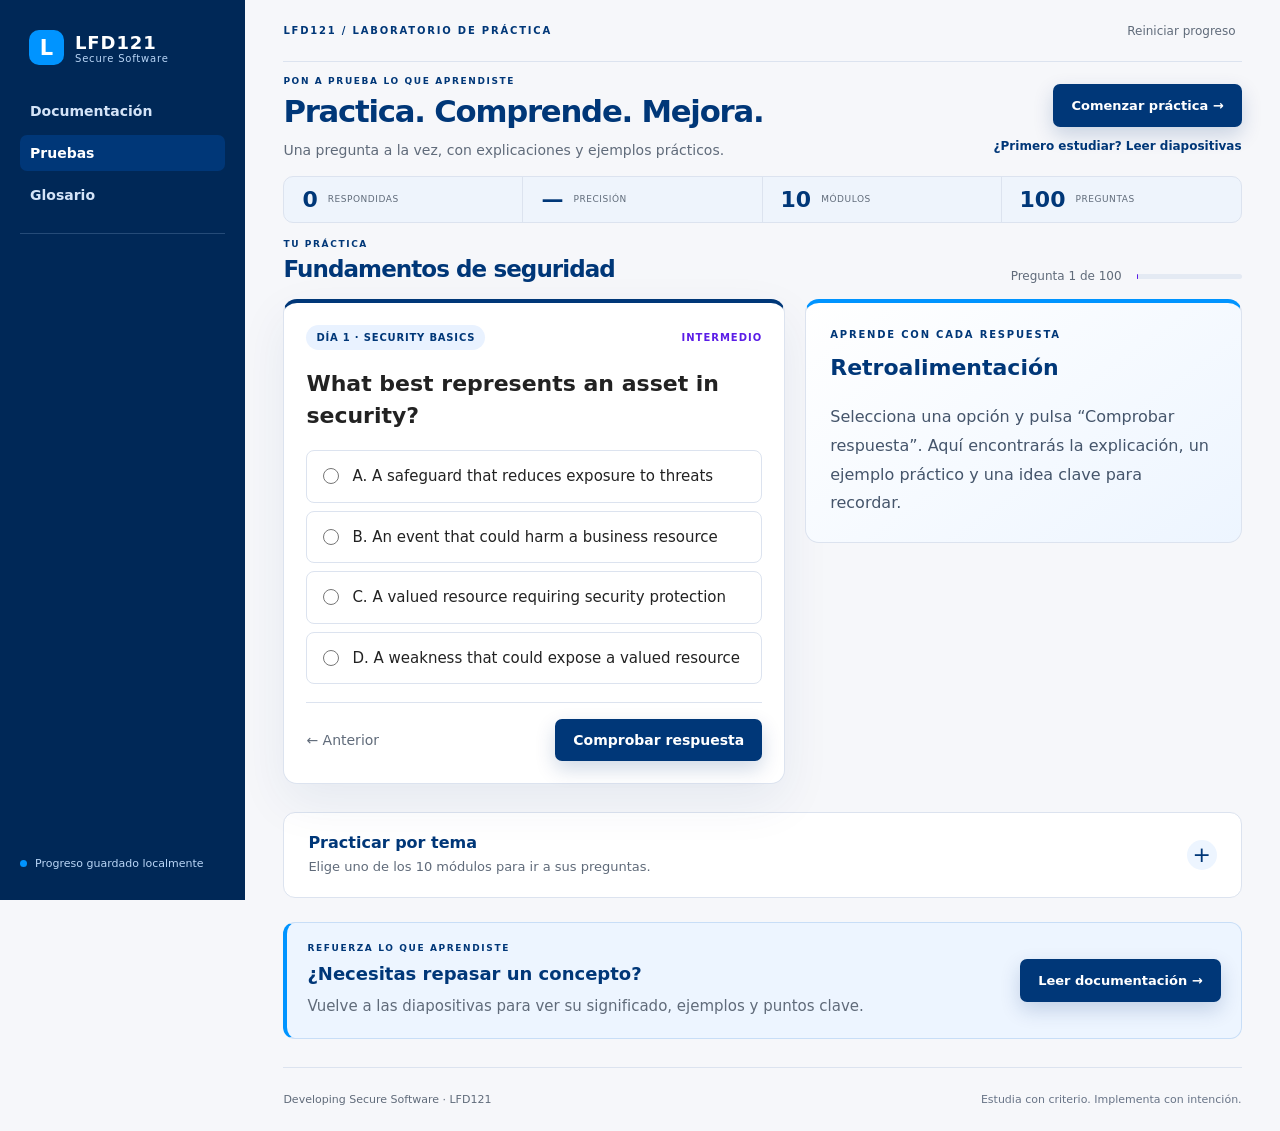
<file: index.html>
<!doctype html>
<html lang="es">
<head>
  <meta charset="UTF-8" />
  <meta name="viewport" content="width=device-width, initial-scale=1.0" />
  <meta name="description" content="Preparación para la certificación Developing Secure Software LFD121." />
  <title>LFD121 · Secure Software Study Lab</title>
  <link rel="stylesheet" href="styles.css?v=10" />
</head>
<body class="quiz-page">
  <a class="skip-link" href="#practicePanel">Saltar a la prueba</a>
  <div class="app-shell">
    <aside class="sidebar">
      <a class="brand" href="#top"><span class="brand-mark">L</span><span><strong>LFD121</strong><small>Secure Software</small></span></a>
      <nav class="site-nav" aria-label="Secciones del sitio">
        <a href="docs.html">Documentación</a>
        <a href="index.html" aria-current="page">Pruebas</a>
        <a href="glosario.html">Glosario</a>
      </nav>
      <div class="sidebar-foot"><span class="status-dot"></span> Progreso guardado localmente</div>
    </aside>

    <main class="main" id="top">
      <header class="topbar"><button class="menu-btn" id="menuBtn" aria-label="Abrir menú">☰</button><span class="eyebrow">LFD121 / LABORATORIO DE PRÁCTICA</span><button class="reset-link" id="resetBtn">Reiniciar progreso</button></header>
      <section class="practice-intro" aria-labelledby="practiceTitle">
        <div><p class="kicker">PON A PRUEBA LO QUE APRENDISTE</p><h1 id="practiceTitle">Practica. Comprende. Mejora.</h1><p>Una pregunta a la vez, con explicaciones y ejemplos prácticos.</p></div>
        <div class="practice-intro-actions"><button class="primary-btn" id="startBtn" type="button">Comenzar práctica →</button><a class="docs-text-link" href="docs.html">¿Primero estudiar? Leer diapositivas</a></div>
      </section>
      <section class="stats" aria-label="Resumen de progreso"><div><span id="answeredStat">0</span><small>RESPONDIDAS</small></div><div><span id="scoreStat">—</span><small>PRECISIÓN</small></div><div><span>10</span><small>MÓDULOS</small></div><div><span>100</span><small>PREGUNTAS</small></div></section>

      <section class="practice-panel" id="practicePanel">
        <div class="section-head"><div><p class="kicker">TU PRÁCTICA</p><h2 id="quizTitle">Práctica rápida</h2></div><div class="quiz-meta"><span id="questionCounter">Pregunta 1 de 100</span><div class="progress"><i id="quizProgress"></i></div></div></div>
        <div class="practice-layout">
          <div class="quiz-card"><div class="quiz-top"><span class="pill" id="quizDay">DÍA 1 · FUNDAMENTOS</span><span class="difficulty" id="quizDifficulty">INTERMEDIO</span></div><h3 id="questionText"></h3><div class="options" id="options"></div><div class="quiz-actions"><button class="ghost-btn" id="prevBtn">← Anterior</button><button class="primary-btn small" id="nextBtn">Comprobar respuesta</button></div></div>
          <aside class="explanation pending" id="explanation" aria-labelledby="feedbackHeading">
            <p class="kicker">APRENDE CON CADA RESPUESTA</p>
            <h3 id="feedbackHeading">Retroalimentación</h3>
            <div id="feedbackContent" aria-live="polite" aria-atomic="true"></div>
          </aside>
        </div>
      </section>
      <details class="practice-modules">
        <summary><span><strong>Practicar por tema</strong><small>Elige uno de los 10 módulos para ir a sus preguntas.</small></span><span class="module-toggle" aria-hidden="true">+</span></summary>
        <section class="content-grid" aria-label="Módulos de práctica">
          <div class="section-head"><h2>Tu ruta de preparación</h2><div class="view-toggle"><button class="active" data-view="cards">Tarjetas</button><button data-view="compact">Compacto</button></div></div>
          <div class="day-grid" id="dayGrid"></div>
        </section>
      </details>
      <section class="study-first" aria-label="Antes de hacer la prueba">
        <div><p class="kicker">REFUERZA LO QUE APRENDISTE</p><h2>¿Necesitas repasar un concepto?</h2><p>Vuelve a las diapositivas para ver su significado, ejemplos y puntos clave.</p></div>
        <a class="primary-btn" href="docs.html">Leer documentación →</a>
      </section>
      <footer>Developing Secure Software · LFD121 <span>Estudia con criterio. Implementa con intención.</span></footer>
    </main>
  </div>
  <script src="app.js?v=10"></script>
</body>
</html>
</file>
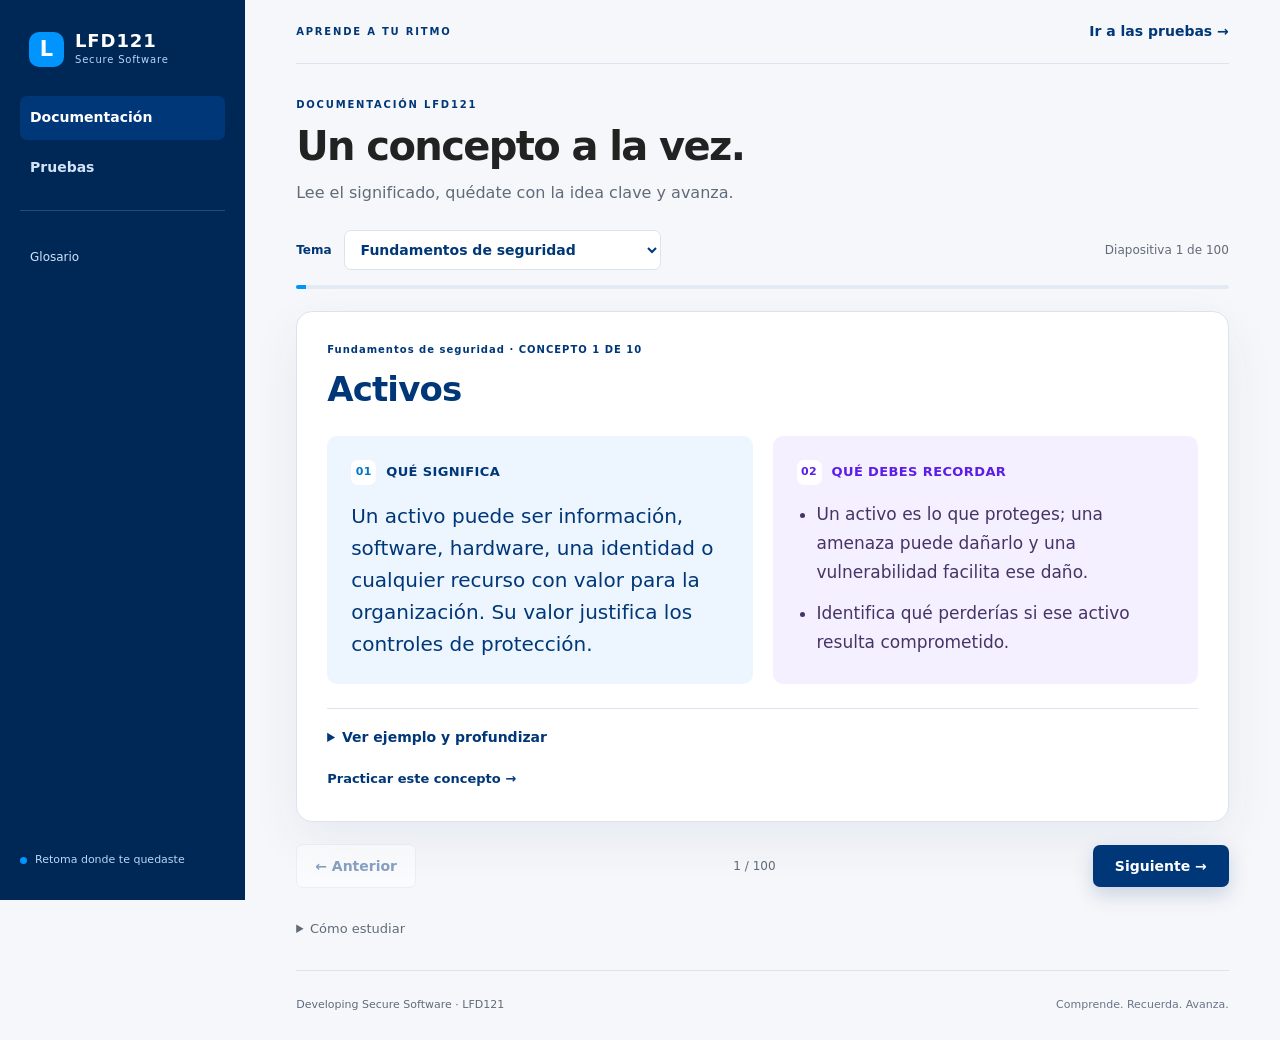
<file: docs.html>
<!doctype html>
<html lang="es">
<head>
  <meta charset="UTF-8" />
  <meta name="viewport" content="width=device-width, initial-scale=1.0" />
  <meta name="description" content="Aprende desarrollo seguro en 100 diapositivas breves: significado, puntos para recordar y ejemplos opcionales antes de hacer la prueba LFD121." />
  <title>Lectura por diapositivas · LFD121</title>
  <link rel="stylesheet" href="styles.css?v=9" />
  <script src="docs.js?v=2" defer></script>
</head>
<body class="docs-page slides-page">
  <a class="skip-link" href="#contenido">Saltar al contenido</a>
  <div class="app-shell">
    <aside class="sidebar docs-sidebar">
      <a class="brand" href="docs.html"><span class="brand-mark">L</span><span><strong>LFD121</strong><small>Secure Software</small></span></a>
      <nav class="site-nav" aria-label="Secciones del sitio"><a href="docs.html" aria-current="page">Documentación</a><a href="index.html">Pruebas</a></nav>
      <nav class="docs-nav" aria-label="Referencias de estudio">
        <a href="glosario.html">Glosario</a>
      </nav>
      <div class="sidebar-foot"><span class="status-dot"></span> Retoma donde te quedaste</div>
    </aside>
    <main class="main docs-main slides-main" id="contenido">
      <header class="topbar"><span class="eyebrow">APRENDE A TU RITMO</span><a class="docs-text-link" href="index.html">Ir a las pruebas →</a></header>
      <header class="reading-intro"><p class="kicker">DOCUMENTACIÓN LFD121</p><h1>Un concepto a la vez.</h1><p>Lee el significado, quédate con la idea clave y avanza.</p></header>
      <div class="reading-toolbar">
        <div class="reading-topic"><label for="readingModule">Tema</label><select id="readingModule">
          <option value="0">Fundamentos de seguridad</option>
          <option value="1">Requisitos y diseño seguro</option>
          <option value="2">Reutilización segura</option>
          <option value="3">Validación de entradas</option>
          <option value="4">Procesamiento seguro de datos</option>
          <option value="5">Comandos y archivos</option>
          <option value="6">Salidas, errores y logs</option>
          <option value="7">Verificación y pruebas</option>
          <option value="8">Threat Modeling</option>
          <option value="9">Criptografía y examen final</option>
        </select></div>
        <span class="reading-counter" id="readingCounter" aria-live="polite" aria-atomic="true">Diapositiva 1 de 100</span>
      </div>
      <div class="reading-progress" role="progressbar" aria-label="Posición de lectura" aria-valuemin="1" aria-valuemax="100" aria-valuenow="1" id="readingProgress"><span id="readingProgressBar"></span></div>
      <section class="reading-stage" id="readingStage" aria-label="Diapositivas de estudio">
        <article class="lesson-slide" id="concepto-1" data-module="0" aria-labelledby="slide-title-1">
          <header class="lesson-head"><span id="modulo-1" class="module-anchor" aria-hidden="true"></span><p class="kicker">Fundamentos de seguridad · CONCEPTO 1 DE 10</p><h2 id="slide-title-1" tabindex="-1">Activos</h2></header>
          <div class="lesson-core">
            <section class="lesson-meaning"><h3><span aria-hidden="true">01</span> Qué significa</h3><p>Un activo puede ser información, software, hardware, una identidad o cualquier recurso con valor para la organización. Su valor justifica los controles de protección.</p></section>
            <section class="lesson-remember"><h3><span aria-hidden="true">02</span> Qué debes recordar</h3><ul><li>Un activo es lo que proteges; una amenaza puede dañarlo y una vulnerabilidad facilita ese daño.</li><li>Identifica qué perderías si ese activo resulta comprometido.</li></ul></section>
          </div>
          <details class="lesson-more"><summary>Ver ejemplo y profundizar</summary>
            <div class="lesson-detail-content">
              <h3>Ejemplo práctico</h3><p>En una tienda en línea, la base de clientes, las credenciales y el servicio de pagos son activos que necesitan protección. Si se exponen, pueden causar fraude y pérdida de confianza.</p>
              <details class="lesson-module-context"><summary>Contexto de este módulo</summary><p>La seguridad comienza por entender qué tiene valor y qué puede dañarlo. Este módulo distingue activos, amenazas, vulnerabilidades y riesgos, y explica cómo la confidencialidad, la integridad y la disponibilidad guían las decisiones de protección. También aborda autenticidad, no repudio, inventario y clasificación para que puedas relacionar cada control con una necesidad concreta.</p><div class="docs-goals"><h3>Al terminar este módulo podrás</h3><ul><li>Distinguir lo que se protege de los escenarios y debilidades que lo afectan.</li><li>Relacionar incidentes con confidencialidad, integridad y disponibilidad.</li><li>Priorizar activos según su valor, responsables y dependencias.</li></ul></div></details>
            </div>
          </details>
          <a class="docs-practice-link" href="index.html?question=1#practicePanel">Practicar este concepto →</a>
        </article>
        <article class="lesson-slide" id="concepto-2" data-module="0" aria-labelledby="slide-title-2" hidden>
          <header class="lesson-head"><p class="kicker">Fundamentos de seguridad · CONCEPTO 2 DE 10</p><h2 id="slide-title-2" tabindex="-1">Riesgo</h2></header>
          <div class="lesson-core">
            <section class="lesson-meaning"><h3><span aria-hidden="true">01</span> Qué significa</h3><p>El riesgo se estima considerando la probabilidad de que ocurra un evento y el impacto que tendría. Su importancia depende del impacto y contexto.</p></section>
            <section class="lesson-remember"><h3><span aria-hidden="true">02</span> Qué debes recordar</h3><ul><li>No confundas riesgo con vulnerabilidad: el riesgo incorpora la probabilidad y las consecuencias en un contexto concreto.</li><li>La debilidad aislada no describe el riesgo completo.</li></ul></section>
          </div>
          <details class="lesson-more"><summary>Ver ejemplo y profundizar</summary>
            <div class="lesson-detail-content">
              <h3>Ejemplo práctico</h3><p>Una interrupción de pagos puede ser poco frecuente, pero su impacto comercial puede justificar controles y respaldos. Después compara ese impacto con el coste de las medidas.</p>

            </div>
          </details>
          <a class="docs-practice-link" href="index.html?question=2#practicePanel">Practicar este concepto →</a>
        </article>
        <article class="lesson-slide" id="concepto-3" data-module="0" aria-labelledby="slide-title-3" hidden>
          <header class="lesson-head"><p class="kicker">Fundamentos de seguridad · CONCEPTO 3 DE 10</p><h2 id="slide-title-3" tabindex="-1">Confidencialidad</h2></header>
          <div class="lesson-core">
            <section class="lesson-meaning"><h3><span aria-hidden="true">01</span> Qué significa</h3><p>La confidencialidad limita el acceso a quienes tienen autorización. Un permiso delimita la lectura legítima.</p></section>
            <section class="lesson-remember"><h3><span aria-hidden="true">02</span> Qué debes recordar</h3><ul><li>Cifrar ayuda a proteger la confidencialidad, pero también necesitas controlar quién puede acceder y qué puede leer.</li><li>Revisa copias, exportaciones y permisos sobre los respaldos.</li></ul></section>
          </div>
          <details class="lesson-more"><summary>Ver ejemplo y profundizar</summary>
            <div class="lesson-detail-content">
              <h3>Ejemplo práctico</h3><p>Solo el personal autorizado debería poder consultar los expedientes de los clientes, incluso si conoce su ubicación. Una cuenta de otro departamento debería recibir una denegación.</p>

            </div>
          </details>
          <a class="docs-practice-link" href="index.html?question=3#practicePanel">Practicar este concepto →</a>
        </article>
        <article class="lesson-slide" id="concepto-4" data-module="0" aria-labelledby="slide-title-4" hidden>
          <header class="lesson-head"><p class="kicker">Fundamentos de seguridad · CONCEPTO 4 DE 10</p><h2 id="slide-title-4" tabindex="-1">Integridad</h2></header>
          <div class="lesson-core">
            <section class="lesson-meaning"><h3><span aria-hidden="true">01</span> Qué significa</h3><p>La integridad exige que los datos sean exactos y no sufran modificaciones indebidas. Un cambio puede invalidar el significado original.</p></section>
            <section class="lesson-remember"><h3><span aria-hidden="true">02</span> Qué debes recordar</h3><ul><li>Integridad significa evitar o detectar modificaciones indebidas; disponibilidad significa poder acceder cuando se necesita.</li><li>Identifica quién modificó el dato y cuándo.</li></ul></section>
          </div>
          <details class="lesson-more"><summary>Ver ejemplo y profundizar</summary>
            <div class="lesson-detail-content">
              <h3>Ejemplo práctico</h3><p>Cambiar el importe de una factura sin autorización compromete su integridad aunque el sistema siga disponible. Compara el importe original con el historial de modificaciones.</p>

            </div>
          </details>
          <a class="docs-practice-link" href="index.html?question=4#practicePanel">Practicar este concepto →</a>
        </article>
        <article class="lesson-slide" id="concepto-5" data-module="0" aria-labelledby="slide-title-5" hidden>
          <header class="lesson-head"><p class="kicker">Fundamentos de seguridad · CONCEPTO 5 DE 10</p><h2 id="slide-title-5" tabindex="-1">Disponibilidad</h2></header>
          <div class="lesson-core">
            <section class="lesson-meaning"><h3><span aria-hidden="true">01</span> Qué significa</h3><p>La disponibilidad se ocupa del acceso oportuno y confiable a servicios y datos. La continuidad exige recursos y recuperación efectiva.</p></section>
            <section class="lesson-remember"><h3><span aria-hidden="true">02</span> Qué debes recordar</h3><ul><li>Respaldos, redundancia y recuperación ayudan a la disponibilidad; deben probarse para comprobar que realmente funcionan.</li><li>Define interrupciones y pérdidas tolerables para el servicio.</li></ul></section>
          </div>
          <details class="lesson-more"><summary>Ver ejemplo y profundizar</summary>
            <div class="lesson-detail-content">
              <h3>Ejemplo práctico</h3><p>Un servicio de reservas necesita seguir respondiendo ante fallos de un servidor o aumentos de tráfico. Una réplica puede atender solicitudes mientras se recupera el servidor.</p>

            </div>
          </details>
          <a class="docs-practice-link" href="index.html?question=5#practicePanel">Practicar este concepto →</a>
        </article>
        <article class="lesson-slide" id="concepto-6" data-module="0" aria-labelledby="slide-title-6" hidden>
          <header class="lesson-head"><p class="kicker">Fundamentos de seguridad · CONCEPTO 6 DE 10</p><h2 id="slide-title-6" tabindex="-1">No repudio</h2></header>
          <div class="lesson-core">
            <section class="lesson-meaning"><h3><span aria-hidden="true">01</span> Qué significa</h3><p>Firmas, registros confiables y controles de identidad pueden aportar evidencia de una acción. La evidencia protegida permite atribuir acciones verificables.</p></section>
            <section class="lesson-remember"><h3><span aria-hidden="true">02</span> Qué debes recordar</h3><ul><li>La calidad de la evidencia depende de proteger las claves, verificar identidades y evitar modificaciones de los registros.</li><li>Compartir cuentas dificulta atribuir una acción individual.</li></ul></section>
          </div>
          <details class="lesson-more"><summary>Ver ejemplo y profundizar</summary>
            <div class="lesson-detail-content">
              <h3>Ejemplo práctico</h3><p>Una aprobación firmada y registrada con una identidad verificada aporta evidencia sobre quién autorizó una operación. Conserva el contenido aprobado y la fecha junto a la firma.</p>

            </div>
          </details>
          <a class="docs-practice-link" href="index.html?question=6#practicePanel">Practicar este concepto →</a>
        </article>
        <article class="lesson-slide" id="concepto-7" data-module="0" aria-labelledby="slide-title-7" hidden>
          <header class="lesson-head"><p class="kicker">Fundamentos de seguridad · CONCEPTO 7 DE 10</p><h2 id="slide-title-7" tabindex="-1">Inventario de activos</h2></header>
          <div class="lesson-core">
            <section class="lesson-meaning"><h3><span aria-hidden="true">01</span> Qué significa</h3><p>El contexto del activo permite priorizar controles con base en el impacto real. El contexto permite priorizar qué proteger primero.</p></section>
            <section class="lesson-remember"><h3><span aria-hidden="true">02</span> Qué debes recordar</h3><ul><li>Un inventario útil relaciona cada activo con su dueño y su impacto, no solo con una dirección o un nombre.</li><li>Las dependencias pueden amplificar un fallo inicialmente pequeño.</li></ul></section>
          </div>
          <details class="lesson-more"><summary>Ver ejemplo y profundizar</summary>
            <div class="lesson-detail-content">
              <h3>Ejemplo práctico</h3><p>Al inventariar una base de pagos, registra su responsable, los servicios que la usan y el impacto de perderla. Incluye cómo se restauraría y cuánto tardaría esa recuperación.</p>

            </div>
          </details>
          <a class="docs-practice-link" href="index.html?question=7#practicePanel">Practicar este concepto →</a>
        </article>
        <article class="lesson-slide" id="concepto-8" data-module="0" aria-labelledby="slide-title-8" hidden>
          <header class="lesson-head"><p class="kicker">Fundamentos de seguridad · CONCEPTO 8 DE 10</p><h2 id="slide-title-8" tabindex="-1">Amenazas y vulnerabilidades</h2></header>
          <div class="lesson-core">
            <section class="lesson-meaning"><h3><span aria-hidden="true">01</span> Qué significa</h3><p>Una amenaza puede aprovechar una vulnerabilidad para producir un impacto. La debilidad facilita materializar una amenaza.</p></section>
            <section class="lesson-remember"><h3><span aria-hidden="true">02</span> Qué debes recordar</h3><ul><li>La amenaza describe el posible daño o su agente; la vulnerabilidad describe la debilidad que puede aprovechar.</li><li>Un control trata debilidades o reduce sus consecuencias.</li></ul></section>
          </div>
          <details class="lesson-more"><summary>Ver ejemplo y profundizar</summary>
            <div class="lesson-detail-content">
              <h3>Ejemplo práctico</h3><p>Un atacante que intenta robar datos es una amenaza; una consulta SQL construida sin parámetros puede ser una vulnerabilidad. Parametrizar la consulta reduce esa vía concreta de explotación.</p>

            </div>
          </details>
          <a class="docs-practice-link" href="index.html?question=8#practicePanel">Practicar este concepto →</a>
        </article>
        <article class="lesson-slide" id="concepto-9" data-module="0" aria-labelledby="slide-title-9" hidden>
          <header class="lesson-head"><p class="kicker">Fundamentos de seguridad · CONCEPTO 9 DE 10</p><h2 id="slide-title-9" tabindex="-1">Autenticidad</h2></header>
          <div class="lesson-core">
            <section class="lesson-meaning"><h3><span aria-hidden="true">01</span> Qué significa</h3><p>La autenticidad ayuda a confiar en el origen o identidad de una entidad. La identidad del origen requiere verificación adicional.</p></section>
            <section class="lesson-remember"><h3><span aria-hidden="true">02</span> Qué debes recordar</h3><ul><li>Un dato íntegro no necesariamente procede de quien crees: autenticidad e integridad son propiedades relacionadas, pero distintas.</li><li>Verifica al firmante, no únicamente su firma.</li></ul></section>
          </div>
          <details class="lesson-more"><summary>Ver ejemplo y profundizar</summary>
            <div class="lesson-detail-content">
              <h3>Ejemplo práctico</h3><p>Verificar la firma de una actualización ayuda a comprobar su procedencia, según la confianza en la clave del firmante. Una firma de un desconocido no acredita al publicador esperado.</p>

            </div>
          </details>
          <a class="docs-practice-link" href="index.html?question=9#practicePanel">Practicar este concepto →</a>
        </article>
        <article class="lesson-slide" id="concepto-10" data-module="0" aria-labelledby="slide-title-10" hidden>
          <header class="lesson-head"><p class="kicker">Fundamentos de seguridad · CONCEPTO 10 DE 10</p><h2 id="slide-title-10" tabindex="-1">Clasificación de activos</h2></header>
          <div class="lesson-core">
            <section class="lesson-meaning"><h3><span aria-hidden="true">01</span> Qué significa</h3><p>La clasificación orienta decisiones proporcionales de protección, retención y acceso. El impacto determina la protección necesaria.</p></section>
            <section class="lesson-remember"><h3><span aria-hidden="true">02</span> Qué debes recordar</h3><ul><li>Clasificar permite asignar controles proporcionales a la sensibilidad, el valor y las consecuencias de exposición.</li><li>Reclasifica cuando cambie el contenido o su uso.</li></ul></section>
          </div>
          <details class="lesson-more"><summary>Ver ejemplo y profundizar</summary>
            <div class="lesson-detail-content">
              <h3>Ejemplo práctico</h3><p>Un catálogo público y una tabla de contraseñas no deberían recibir las mismas reglas de acceso y retención. La tabla sensible requiere acceso restringido incluso para personal interno.</p>

            </div>
          </details>
          <a class="docs-practice-link" href="index.html?question=10#practicePanel">Practicar este concepto →</a>
        </article>
        <article class="lesson-slide" id="concepto-11" data-module="1" aria-labelledby="slide-title-11" hidden>
          <header class="lesson-head"><span id="modulo-2" class="module-anchor" aria-hidden="true"></span><p class="kicker">Requisitos y diseño seguro · CONCEPTO 1 DE 10</p><h2 id="slide-title-11" tabindex="-1">Requisitos de seguridad</h2></header>
          <div class="lesson-core">
            <section class="lesson-meaning"><h3><span aria-hidden="true">01</span> Qué significa</h3><p>Deben expresarse de forma verificable, por ejemplo: “el sistema bloqueará la sesión tras N intentos”. Las pruebas permiten demostrar su cumplimiento.</p></section>
            <section class="lesson-remember"><h3><span aria-hidden="true">02</span> Qué debes recordar</h3><ul><li>Transforma objetivos como “proteger los datos” en condiciones observables que permitan aprobar o rechazar una prueba.</li><li>Incluye rechazos, no únicamente los accesos permitidos.</li></ul></section>
          </div>
          <details class="lesson-more"><summary>Ver ejemplo y profundizar</summary>
            <div class="lesson-detail-content">
              <h3>Ejemplo práctico</h3><p>Un requisito concreto puede exigir que los usuarios solo consulten sus propios pedidos y que esto se pruebe automáticamente. Prueba también que cambiar el identificador no permita consultar pedidos ajenos.</p>
              <details class="lesson-module-context"><summary>Contexto de este módulo</summary><p>Un producto seguro necesita requisitos verificables y decisiones de diseño que reduzcan sus riesgos desde el principio. Aquí estudiarás el ciclo de desarrollo seguro, el mínimo privilegio, la defensa en profundidad, la seguridad por defecto y la mediación completa. La meta es conectar cada principio con comportamientos que se puedan comprobar durante el desarrollo y la operación.</p><div class="docs-goals"><h3>Al terminar este módulo podrás</h3><ul><li>Convertir objetivos de seguridad en requisitos y criterios de aceptación.</li><li>Aplicar controles de acceso y limitar la superficie de ataque.</li><li>Evaluar cómo la arquitectura distribuye confianza, permisos y consecuencias.</li></ul></div></details>
            </div>
          </details>
          <a class="docs-practice-link" href="index.html?question=11#practicePanel">Practicar este concepto →</a>
        </article>
        <article class="lesson-slide" id="concepto-12" data-module="1" aria-labelledby="slide-title-12" hidden>
          <header class="lesson-head"><p class="kicker">Requisitos y diseño seguro · CONCEPTO 2 DE 10</p><h2 id="slide-title-12" tabindex="-1">Desarrollo seguro: SSDLC</h2></header>
          <div class="lesson-core">
            <section class="lesson-meaning"><h3><span aria-hidden="true">01</span> Qué significa</h3><p>Incorporar seguridad temprano reduce el coste de corregir defectos y permite decisiones de arquitectura informadas. Cada fase introduce o reduce riesgos.</p></section>
            <section class="lesson-remember"><h3><span aria-hidden="true">02</span> Qué debes recordar</h3><ul><li>La seguridad atraviesa requisitos, diseño, implementación, pruebas, entrega y operación; no es una revisión final aislada.</li><li>Corregir diseños temprano evita cambios posteriores costosos.</li></ul></section>
          </div>
          <details class="lesson-more"><summary>Ver ejemplo y profundizar</summary>
            <div class="lesson-detail-content">
              <h3>Ejemplo práctico</h3><p>Durante el diseño de un sistema de pagos ya se deben identificar los datos sensibles y sus fronteras de confianza. Esto permite decidir antes dónde cifrar y restringir el acceso.</p>

            </div>
          </details>
          <a class="docs-practice-link" href="index.html?question=12#practicePanel">Practicar este concepto →</a>
        </article>
        <article class="lesson-slide" id="concepto-13" data-module="1" aria-labelledby="slide-title-13" hidden>
          <header class="lesson-head"><p class="kicker">Requisitos y diseño seguro · CONCEPTO 3 DE 10</p><h2 id="slide-title-13" tabindex="-1">Mínimo privilegio</h2></header>
          <div class="lesson-core">
            <section class="lesson-meaning"><h3><span aria-hidden="true">01</span> Qué significa</h3><p>Limitar privilegios reduce el alcance de una explotación o de un error. Menos capacidades limitan daños tras un compromiso.</p></section>
            <section class="lesson-remember"><h3><span aria-hidden="true">02</span> Qué debes recordar</h3><ul><li>Asigna permisos por función y revisa también cuentas técnicas, servicios y tareas automáticas.</li><li>Reduce permisos cuando una función deje de necesitarlos.</li></ul></section>
          </div>
          <details class="lesson-more"><summary>Ver ejemplo y profundizar</summary>
            <div class="lesson-detail-content">
              <h3>Ejemplo práctico</h3><p>El proceso que genera reportes puede tener acceso de lectura sin permiso para eliminar tablas de la base de datos. Si esa cuenta es robada, no debería permitir borrar registros.</p>

            </div>
          </details>
          <a class="docs-practice-link" href="index.html?question=13#practicePanel">Practicar este concepto →</a>
        </article>
        <article class="lesson-slide" id="concepto-14" data-module="1" aria-labelledby="slide-title-14" hidden>
          <header class="lesson-head"><p class="kicker">Requisitos y diseño seguro · CONCEPTO 4 DE 10</p><h2 id="slide-title-14" tabindex="-1">Defensa en profundidad</h2></header>
          <div class="lesson-core">
            <section class="lesson-meaning"><h3><span aria-hidden="true">01</span> Qué significa</h3><p>Varias capas reducen la posibilidad de que un fallo único comprometa todo el sistema. Las barreras adicionales pueden contener un fallo.</p></section>
            <section class="lesson-remember"><h3><span aria-hidden="true">02</span> Qué debes recordar</h3><ul><li>Cada capa debe aportar un control real: varias barreras reducen la dependencia de una sola defensa.</li><li>Comprueba que las capas no compartan el mismo fallo.</li></ul></section>
          </div>
          <details class="lesson-more"><summary>Ver ejemplo y profundizar</summary>
            <div class="lesson-detail-content">
              <h3>Ejemplo práctico</h3><p>Una API puede combinar autorización, validación de entradas, consultas parametrizadas y monitoreo de actividad. Si falla la validación, la parametrización todavía separa datos y SQL.</p>

            </div>
          </details>
          <a class="docs-practice-link" href="index.html?question=14#practicePanel">Practicar este concepto →</a>
        </article>
        <article class="lesson-slide" id="concepto-15" data-module="1" aria-labelledby="slide-title-15" hidden>
          <header class="lesson-head"><p class="kicker">Requisitos y diseño seguro · CONCEPTO 5 DE 10</p><h2 id="slide-title-15" tabindex="-1">Seguro por defecto</h2></header>
          <div class="lesson-core">
            <section class="lesson-meaning"><h3><span aria-hidden="true">01</span> Qué significa</h3><p>Los valores predeterminados no deberían dejar expuesto al usuario que no cambió la configuración. Reduce exposición antes de personalizar la configuración.</p></section>
            <section class="lesson-remember"><h3><span aria-hidden="true">02</span> Qué debes recordar</h3><ul><li>El usuario que conserva la configuración inicial debe recibir una protección razonable sin activar opciones adicionales.</li><li>Habilita excepciones de forma explícita y controlada.</li></ul></section>
          </div>
          <details class="lesson-more"><summary>Ver ejemplo y profundizar</summary>
            <div class="lesson-detail-content">
              <h3>Ejemplo práctico</h3><p>Un panel administrativo puede quedar deshabilitado o restringido hasta que su acceso se configure explícitamente. Así una instalación nueva no expone públicamente funciones sensibles.</p>

            </div>
          </details>
          <a class="docs-practice-link" href="index.html?question=15#practicePanel">Practicar este concepto →</a>
        </article>
        <article class="lesson-slide" id="concepto-16" data-module="1" aria-labelledby="slide-title-16" hidden>
          <header class="lesson-head"><p class="kicker">Requisitos y diseño seguro · CONCEPTO 6 DE 10</p><h2 id="slide-title-16" tabindex="-1">Mediación completa</h2></header>
          <div class="lesson-core">
            <section class="lesson-meaning"><h3><span aria-hidden="true">01</span> Qué significa</h3><p>Cada solicitud debe pasar por el control de autorización correspondiente. Los permisos cambian entre solicitudes sucesivas.</p></section>
            <section class="lesson-remember"><h3><span aria-hidden="true">02</span> Qué debes recordar</h3><ul><li>Una autenticación previa no autoriza automáticamente todos los recursos ni todas las acciones posteriores.</li><li>Comprueba cada recurso aunque la sesión siga válida.</li></ul></section>
          </div>
          <details class="lesson-more"><summary>Ver ejemplo y profundizar</summary>
            <div class="lesson-detail-content">
              <h3>Ejemplo práctico</h3><p>Aunque un usuario haya iniciado sesión, cada descarga de un documento debe comprobar su permiso sobre ese documento. Si revocas el acceso, la siguiente descarga debe ser rechazada.</p>

            </div>
          </details>
          <a class="docs-practice-link" href="index.html?question=16#practicePanel">Practicar este concepto →</a>
        </article>
        <article class="lesson-slide" id="concepto-17" data-module="1" aria-labelledby="slide-title-17" hidden>
          <header class="lesson-head"><p class="kicker">Requisitos y diseño seguro · CONCEPTO 7 DE 10</p><h2 id="slide-title-17" tabindex="-1">Diseño abierto</h2></header>
          <div class="lesson-core">
            <section class="lesson-meaning"><h3><span aria-hidden="true">01</span> Qué significa</h3><p>La seguridad debería resistir el análisis público; los secretos deben estar en las claves, no en el diseño. La revisión pública revela supuestos incorrectos.</p></section>
            <section class="lesson-remember"><h3><span aria-hidden="true">02</span> Qué debes recordar</h3><ul><li>Ocultar detalles internos no sustituye un mecanismo que resista análisis; las claves sí requieren protección.</li><li>Distingue diseño público de secretos que requieren protección.</li></ul></section>
          </div>
          <details class="lesson-more"><summary>Ver ejemplo y profundizar</summary>
            <div class="lesson-detail-content">
              <h3>Ejemplo práctico</h3><p>Un protocolo puede ser público mientras mantiene protegidas las claves que permiten autenticar y cifrar sus mensajes. Un análisis del protocolo puede descubrir defectos sin revelar las claves.</p>

            </div>
          </details>
          <a class="docs-practice-link" href="index.html?question=17#practicePanel">Practicar este concepto →</a>
        </article>
        <article class="lesson-slide" id="concepto-18" data-module="1" aria-labelledby="slide-title-18" hidden>
          <header class="lesson-head"><p class="kicker">Requisitos y diseño seguro · CONCEPTO 8 DE 10</p><h2 id="slide-title-18" tabindex="-1">Superficie de ataque</h2></header>
          <div class="lesson-core">
            <section class="lesson-meaning"><h3><span aria-hidden="true">01</span> Qué significa</h3><p>Menos funcionalidad expuesta implica menos oportunidades de abuso. Los componentes innecesarios pueden contener defectos explotables.</p></section>
            <section class="lesson-remember"><h3><span aria-hidden="true">02</span> Qué debes recordar</h3><ul><li>Revisa funciones, puertos, privilegios y dependencias: cada elemento expuesto añade algo que proteger.</li><li>Menos componentes facilitan revisión, actualización y monitoreo.</li></ul></section>
          </div>
          <details class="lesson-more"><summary>Ver ejemplo y profundizar</summary>
            <div class="lesson-detail-content">
              <h3>Ejemplo práctico</h3><p>Eliminar un endpoint de depuración que no se usa evita exponer una función innecesaria en producción. La eliminación también evita mantener sus permisos y dependencias asociadas.</p>

            </div>
          </details>
          <a class="docs-practice-link" href="index.html?question=18#practicePanel">Practicar este concepto →</a>
        </article>
        <article class="lesson-slide" id="concepto-19" data-module="1" aria-labelledby="slide-title-19" hidden>
          <header class="lesson-head"><p class="kicker">Requisitos y diseño seguro · CONCEPTO 9 DE 10</p><h2 id="slide-title-19" tabindex="-1">Criterios de aceptación</h2></header>
          <div class="lesson-core">
            <section class="lesson-meaning"><h3><span aria-hidden="true">01</span> Qué significa</h3><p>Los criterios concretos permiten probar y demostrar que el requisito se cumple. Una condición medible permite verificar su cumplimiento.</p></section>
            <section class="lesson-remember"><h3><span aria-hidden="true">02</span> Qué debes recordar</h3><ul><li>Define el contexto, la acción y el resultado esperado; así el requisito puede convertirse en una prueba reproducible.</li><li>Verifica el resultado, no solo el mensaje mostrado.</li></ul></section>
          </div>
          <details class="lesson-more"><summary>Ver ejemplo y profundizar</summary>
            <div class="lesson-detail-content">
              <h3>Ejemplo práctico</h3><p>Una prueba puede verificar que una cuenta sin permiso recibe una denegación al intentar eliminar un pedido. Comprueba además que el pedido siga existiendo después del rechazo.</p>

            </div>
          </details>
          <a class="docs-practice-link" href="index.html?question=19#practicePanel">Practicar este concepto →</a>
        </article>
        <article class="lesson-slide" id="concepto-20" data-module="1" aria-labelledby="slide-title-20" hidden>
          <header class="lesson-head"><p class="kicker">Requisitos y diseño seguro · CONCEPTO 10 DE 10</p><h2 id="slide-title-20" tabindex="-1">Arquitectura segura</h2></header>
          <div class="lesson-core">
            <section class="lesson-meaning"><h3><span aria-hidden="true">01</span> Qué significa</h3><p>Separar servicios, elegir un mecanismo de identidad o definir flujos de datos son decisiones arquitectónicas. La estructura condiciona la propagación de fallos.</p></section>
            <section class="lesson-remember"><h3><span aria-hidden="true">02</span> Qué debes recordar</h3><ul><li>Evalúa cómo cada decisión modifica flujos, confianza, privilegios y alcance de una posible explotación.</li><li>Documenta los supuestos de cada frontera de confianza.</li></ul></section>
          </div>
          <details class="lesson-more"><summary>Ver ejemplo y profundizar</summary>
            <div class="lesson-detail-content">
              <h3>Ejemplo práctico</h3><p>Separar el servicio de pagos del sitio público cambia los accesos posibles y las consecuencias de comprometer un componente. Un compromiso del sitio no debería dar acceso directo a pagos.</p>

            </div>
          </details>
          <a class="docs-practice-link" href="index.html?question=20#practicePanel">Practicar este concepto →</a>
        </article>
        <article class="lesson-slide" id="concepto-21" data-module="2" aria-labelledby="slide-title-21" hidden>
          <header class="lesson-head"><span id="modulo-3" class="module-anchor" aria-hidden="true"></span><p class="kicker">Reutilización segura · CONCEPTO 1 DE 10</p><h2 id="slide-title-21" tabindex="-1">Dependencias transitivas</h2></header>
          <div class="lesson-core">
            <section class="lesson-meaning"><h3><span aria-hidden="true">01</span> Qué significa</h3><p>El grafo de dependencias incluye componentes directos y los que estos incorporan. También puede introducir vulnerabilidades en el producto.</p></section>
            <section class="lesson-remember"><h3><span aria-hidden="true">02</span> Qué debes recordar</h3><ul><li>Revisar solo las dependencias directas deja fuera parte del código incorporado al producto.</li><li>Inspecciona el árbol y sus versiones realmente incorporadas.</li></ul></section>
          </div>
          <details class="lesson-more"><summary>Ver ejemplo y profundizar</summary>
            <div class="lesson-detail-content">
              <h3>Ejemplo práctico</h3><p>Si tu aplicación utiliza A y A necesita B, B forma parte del producto aunque no la hayas declarado directamente. Actualizar A puede cambiar B sin modificar tu código directamente.</p>
              <details class="lesson-module-context"><summary>Contexto de este módulo</summary><p>El software de terceros también forma parte de la seguridad del producto. Este módulo explica cómo identificar dependencias directas y transitivas, qué aportan SCA y SBOM, y por qué importan la procedencia, las versiones, las firmas y las licencias. Estudiarás además cómo actualizar de forma controlada y cómo evitar incorporar componentes que aparentan ser legítimos.</p><div class="docs-goals"><h3>Al terminar este módulo podrás</h3><ul><li>Inventariar los componentes que realmente se incorporan al producto.</li><li>Distinguir integridad y autenticidad de ausencia de vulnerabilidades.</li><li>Gestionar actualizaciones, procedencia y obligaciones de distribución.</li></ul></div></details>
            </div>
          </details>
          <a class="docs-practice-link" href="index.html?question=21#practicePanel">Practicar este concepto →</a>
        </article>
        <article class="lesson-slide" id="concepto-22" data-module="2" aria-labelledby="slide-title-22" hidden>
          <header class="lesson-head"><p class="kicker">Reutilización segura · CONCEPTO 2 DE 10</p><h2 id="slide-title-22" tabindex="-1">Inventario de componentes: SBOM</h2></header>
          <div class="lesson-core">
            <section class="lesson-meaning"><h3><span aria-hidden="true">01</span> Qué significa</h3><p>Un SBOM mejora la visibilidad y permite responder más rápido ante vulnerabilidades en componentes. Relaciona hallazgos con componentes y productos afectados.</p></section>
            <section class="lesson-remember"><h3><span aria-hidden="true">02</span> Qué debes recordar</h3><ul><li>El inventario debe reflejar lo que realmente se entrega y actualizarse cuando cambian los componentes.</li><li>Un inventario desactualizado puede ocultar componentes de producción.</li></ul></section>
          </div>
          <details class="lesson-more"><summary>Ver ejemplo y profundizar</summary>
            <div class="lesson-detail-content">
              <h3>Ejemplo práctico</h3><p>Ante una vulnerabilidad en una biblioteca, el SBOM permite localizar qué productos incluyen la versión afectada. El equipo puede priorizar actualizaciones y avisar a responsables concretos.</p>

            </div>
          </details>
          <a class="docs-practice-link" href="index.html?question=22#practicePanel">Practicar este concepto →</a>
        </article>
        <article class="lesson-slide" id="concepto-23" data-module="2" aria-labelledby="slide-title-23" hidden>
          <header class="lesson-head"><p class="kicker">Reutilización segura · CONCEPTO 3 DE 10</p><h2 id="slide-title-23" tabindex="-1">Análisis de dependencias: SCA</h2></header>
          <div class="lesson-core">
            <section class="lesson-meaning"><h3><span aria-hidden="true">01</span> Qué significa</h3><p>SCA ayuda a identificar versiones vulnerables, licencias y riesgos del software de terceros. Su detección depende del conocimiento disponible.</p></section>
            <section class="lesson-remember"><h3><span aria-hidden="true">02</span> Qué debes recordar</h3><ul><li>Un análisis de dependencias complementa las pruebas de la aplicación; no demuestra ausencia de problemas de lógica.</li><li>Investiga aplicabilidad e impacto antes de cerrar alertas.</li></ul></section>
          </div>
          <details class="lesson-more"><summary>Ver ejemplo y profundizar</summary>
            <div class="lesson-detail-content">
              <h3>Ejemplo práctico</h3><p>Una revisión SCA puede detectar que una biblioteca instalada coincide con una versión vulnerable conocida. Luego determina si esa dependencia se utiliza en funciones expuestas.</p>

            </div>
          </details>
          <a class="docs-practice-link" href="index.html?question=23#practicePanel">Practicar este concepto →</a>
        </article>
        <article class="lesson-slide" id="concepto-24" data-module="2" aria-labelledby="slide-title-24" hidden>
          <header class="lesson-head"><p class="kicker">Reutilización segura · CONCEPTO 4 DE 10</p><h2 id="slide-title-24" tabindex="-1">Typosquatting</h2></header>
          <div class="lesson-core">
            <section class="lesson-meaning"><h3><span aria-hidden="true">01</span> Qué significa</h3><p>Los nombres similares explotan errores tipográficos y hábitos de instalación. El engaño explota la similitud del nombre.</p></section>
            <section class="lesson-remember"><h3><span aria-hidden="true">02</span> Qué debes recordar</h3><ul><li>Comprueba el nombre, el publicador y la procedencia antes de incorporar un paquete.</li><li>Un nombre parecido no prueba legitimidad del paquete.</li></ul></section>
          </div>
          <details class="lesson-more"><summary>Ver ejemplo y profundizar</summary>
            <div class="lesson-detail-content">
              <h3>Ejemplo práctico</h3><p>Un nombre como “reqeusts” puede intentar parecerse al paquete legítimo “requests” para provocar una instalación equivocada. Revisar el publicador ayuda a distinguir ambos antes de instalar.</p>

            </div>
          </details>
          <a class="docs-practice-link" href="index.html?question=24#practicePanel">Practicar este concepto →</a>
        </article>
        <article class="lesson-slide" id="concepto-25" data-module="2" aria-labelledby="slide-title-25" hidden>
          <header class="lesson-head"><p class="kicker">Reutilización segura · CONCEPTO 5 DE 10</p><h2 id="slide-title-25" tabindex="-1">Procedencia de paquetes</h2></header>
          <div class="lesson-core">
            <section class="lesson-meaning"><h3><span aria-hidden="true">01</span> Qué significa</h3><p>La procedencia, reproducibilidad y verificación de integridad son controles complementarios. La confianza exige verificar los componentes incorporados.</p></section>
            <section class="lesson-remember"><h3><span aria-hidden="true">02</span> Qué debes recordar</h3><ul><li>Un hash solo ayuda si el valor esperado llega por un canal confiable; procedencia e integridad se complementan.</li><li>Controla quién puede publicar y modificar componentes aprobados.</li></ul></section>
          </div>
          <details class="lesson-more"><summary>Ver ejemplo y profundizar</summary>
            <div class="lesson-detail-content">
              <h3>Ejemplo práctico</h3><p>Un proceso de instalación puede usar un registro aprobado y verificar que el artefacto coincide con el esperado. Rechaza la instalación si el artefacto recibido no coincide.</p>

            </div>
          </details>
          <a class="docs-practice-link" href="index.html?question=25#practicePanel">Practicar este concepto →</a>
        </article>
        <article class="lesson-slide" id="concepto-26" data-module="2" aria-labelledby="slide-title-26" hidden>
          <header class="lesson-head"><p class="kicker">Reutilización segura · CONCEPTO 6 DE 10</p><h2 id="slide-title-26" tabindex="-1">Versiones fijadas</h2></header>
          <div class="lesson-core">
            <section class="lesson-meaning"><h3><span aria-hidden="true">01</span> Qué significa</h3><p>Conviene combinar versiones fijadas con un proceso explícito de actualización. Controla el código de cada construcción.</p></section>
            <section class="lesson-remember"><h3><span aria-hidden="true">02</span> Qué debes recordar</h3><ul><li>Reproducibilidad no significa congelar dependencias para siempre: incluye un proceso de actualización y pruebas.</li><li>Conserva información para reconstruir exactamente lo entregado.</li></ul></section>
          </div>
          <details class="lesson-more"><summary>Ver ejemplo y profundizar</summary>
            <div class="lesson-detail-content">
              <h3>Ejemplo práctico</h3><p>Una versión fijada evita que dos construcciones descarguen silenciosamente versiones diferentes de la misma biblioteca. Así puedes reproducir un fallo con el mismo conjunto de componentes.</p>

            </div>
          </details>
          <a class="docs-practice-link" href="index.html?question=26#practicePanel">Practicar este concepto →</a>
        </article>
        <article class="lesson-slide" id="concepto-27" data-module="2" aria-labelledby="slide-title-27" hidden>
          <header class="lesson-head"><p class="kicker">Reutilización segura · CONCEPTO 7 DE 10</p><h2 id="slide-title-27" tabindex="-1">Actualizaciones seguras</h2></header>
          <div class="lesson-core">
            <section class="lesson-meaning"><h3><span aria-hidden="true">01</span> Qué significa</h3><p>La actualización debe ser trazable y poder revertirse si introduce regresiones. Actualizar puede introducir cambios incompatibles.</p></section>
            <section class="lesson-remember"><h3><span aria-hidden="true">02</span> Qué debes recordar</h3><ul><li>Actualizar con seguridad combina evaluación, validación y una recuperación definida si algo falla.</li><li>Planifica actualización y recuperación ante posibles fallos.</li></ul></section>
          </div>
          <details class="lesson-more"><summary>Ver ejemplo y profundizar</summary>
            <div class="lesson-detail-content">
              <h3>Ejemplo práctico</h3><p>Antes de actualizar una biblioteca, revisa sus cambios, ejecuta las pruebas y prepara cómo volver a la versión anterior. Valida flujos críticos en un entorno de prueba antes de desplegar.</p>

            </div>
          </details>
          <a class="docs-practice-link" href="index.html?question=27#practicePanel">Practicar este concepto →</a>
        </article>
        <article class="lesson-slide" id="concepto-28" data-module="2" aria-labelledby="slide-title-28" hidden>
          <header class="lesson-head"><p class="kicker">Reutilización segura · CONCEPTO 8 DE 10</p><h2 id="slide-title-28" tabindex="-1">Firmas de componentes</h2></header>
          <div class="lesson-core">
            <section class="lesson-meaning"><h3><span aria-hidden="true">01</span> Qué significa</h3><p>Una firma no demuestra ausencia de vulnerabilidades; demuestra origen/integridad según la confianza configurada. Autenticidad e integridad no garantizan seguridad total.</p></section>
            <section class="lesson-remember"><h3><span aria-hidden="true">02</span> Qué debes recordar</h3><ul><li>Una firma válida no certifica que el código esté libre de vulnerabilidades o comportamientos peligrosos.</li><li>Verifica la clave confiable y el contenido firmado.</li></ul></section>
          </div>
          <details class="lesson-more"><summary>Ver ejemplo y profundizar</summary>
            <div class="lesson-detail-content">
              <h3>Ejemplo práctico</h3><p>Un archivo firmado puede verificarse contra una clave de confianza para detectar alteraciones desde su firma. El código firmado aún puede requerir análisis y pruebas adicionales.</p>

            </div>
          </details>
          <a class="docs-practice-link" href="index.html?question=28#practicePanel">Practicar este concepto →</a>
        </article>
        <article class="lesson-slide" id="concepto-29" data-module="2" aria-labelledby="slide-title-29" hidden>
          <header class="lesson-head"><p class="kicker">Reutilización segura · CONCEPTO 9 DE 10</p><h2 id="slide-title-29" tabindex="-1">Dependencias directas</h2></header>
          <div class="lesson-core">
            <section class="lesson-meaning"><h3><span aria-hidden="true">01</span> Qué significa</h3><p>Las dependencias transitivas llegan a través de otras dependencias. La declaración refleja una elección del proyecto.</p></section>
            <section class="lesson-remember"><h3><span aria-hidden="true">02</span> Qué debes recordar</h3><ul><li>Distingue lo declarado por tu proyecto de lo que incorporan esos componentes; ambos niveles necesitan seguimiento.</li><li>La categoría no elimina la necesidad de revisión.</li></ul></section>
          </div>
          <details class="lesson-more"><summary>Ver ejemplo y profundizar</summary>
            <div class="lesson-detail-content">
              <h3>Ejemplo práctico</h3><p>Una biblioteca declarada explícitamente en el manifiesto de la aplicación es una dependencia directa. Si esa biblioteca incorpora otra, la segunda será transitiva.</p>

            </div>
          </details>
          <a class="docs-practice-link" href="index.html?question=29#practicePanel">Practicar este concepto →</a>
        </article>
        <article class="lesson-slide" id="concepto-30" data-module="2" aria-labelledby="slide-title-30" hidden>
          <header class="lesson-head"><p class="kicker">Reutilización segura · CONCEPTO 10 DE 10</p><h2 id="slide-title-30" tabindex="-1">Licencias de software</h2></header>
          <div class="lesson-core">
            <section class="lesson-meaning"><h3><span aria-hidden="true">01</span> Qué significa</h3><p>La seguridad de la cadena de suministro incluye riesgos técnicos, operativos y legales. Distribuir componentes puede imponer obligaciones adicionales.</p></section>
            <section class="lesson-remember"><h3><span aria-hidden="true">02</span> Qué debes recordar</h3><ul><li>Una dependencia técnicamente adecuada también debe poder usarse y distribuirse conforme a sus obligaciones.</li><li>Registra obligaciones, versiones y procedencia del componente.</li></ul></section>
          </div>
          <details class="lesson-more"><summary>Ver ejemplo y profundizar</summary>
            <div class="lesson-detail-content">
              <h3>Ejemplo práctico</h3><p>La distribución de un producto puede estar condicionada por las licencias de las bibliotecas que incluye. Por ejemplo, puede exigir conservar avisos de autoría o licencia.</p>

            </div>
          </details>
          <a class="docs-practice-link" href="index.html?question=30#practicePanel">Practicar este concepto →</a>
        </article>
        <article class="lesson-slide" id="concepto-31" data-module="3" aria-labelledby="slide-title-31" hidden>
          <header class="lesson-head"><span id="modulo-4" class="module-anchor" aria-hidden="true"></span><p class="kicker">Validación de entradas · CONCEPTO 1 DE 10</p><h2 id="slide-title-31" tabindex="-1">Validación de tipo</h2></header>
          <div class="lesson-core">
            <section class="lesson-meaning"><h3><span aria-hidden="true">01</span> Qué significa</h3><p>La validación de tipo confirma la clase de dato esperada; las demás cubren propiedades distintas. El tipo determina las operaciones válidas.</p></section>
            <section class="lesson-remember"><h3><span aria-hidden="true">02</span> Qué debes recordar</h3><ul><li>Tipo, rango, longitud y formato son comprobaciones diferentes; una sola no sustituye a las demás.</li><li>El tipo válido no garantiza un valor aceptable.</li></ul></section>
          </div>
          <details class="lesson-more"><summary>Ver ejemplo y profundizar</summary>
            <div class="lesson-detail-content">
              <h3>Ejemplo práctico</h3><p>Si un campo representa una cantidad entera, aceptar texto arbitrario o un número con decimales incumple el tipo esperado. Una cantidad negativa necesitaría además una comprobación independiente de rango.</p>
              <details class="lesson-module-context"><summary>Contexto de este módulo</summary><p>Las entradas externas deben tratarse como datos y validarse de acuerdo con su uso. Aquí se estudian tipo, rango, formato, listas permitidas y normalización, junto con inyección SQL, inyección de comandos, traversal de rutas, deserialización insegura y ReDoS. La idea central es mantener separadas las instrucciones de los datos y controlar tanto el significado como el coste de procesar una entrada.</p><div class="docs-goals"><h3>Al terminar este módulo podrás</h3><ul><li>Distinguir validaciones de tipo, rango, longitud y formato.</li><li>Separar instrucciones y datos para evitar interpretaciones peligrosas.</li><li>Controlar destinos, estructuras y consumo de recursos de las entradas.</li></ul></div></details>
            </div>
          </details>
          <a class="docs-practice-link" href="index.html?question=31#practicePanel">Practicar este concepto →</a>
        </article>
        <article class="lesson-slide" id="concepto-32" data-module="3" aria-labelledby="slide-title-32" hidden>
          <header class="lesson-head"><p class="kicker">Validación de entradas · CONCEPTO 2 DE 10</p><h2 id="slide-title-32" tabindex="-1">Listas permitidas</h2></header>
          <div class="lesson-core">
            <section class="lesson-meaning"><h3><span aria-hidden="true">01</span> Qué significa</h3><p>Las listas permitidas suelen ser más robustas que intentar enumerar todas las entradas peligrosas. Los valores definidos evitan interpretaciones inesperadas.</p></section>
            <section class="lesson-remember"><h3><span aria-hidden="true">02</span> Qué debes recordar</h3><ul><li>Define lo válido y rechaza lo restante; también establece límites de tamaño y una interpretación consistente.</li><li>Mantén explícita y pequeña la lista autorizada.</li></ul></section>
          </div>
          <details class="lesson-more"><summary>Ver ejemplo y profundizar</summary>
            <div class="lesson-detail-content">
              <h3>Ejemplo práctico</h3><p>Un parámetro de ordenación puede aceptar únicamente “fecha” o “precio” en lugar de recibir una expresión libre. Cualquier otra cadena debería rechazarse, no convertirse en una expresión.</p>

            </div>
          </details>
          <a class="docs-practice-link" href="index.html?question=32#practicePanel">Practicar este concepto →</a>
        </article>
        <article class="lesson-slide" id="concepto-33" data-module="3" aria-labelledby="slide-title-33" hidden>
          <header class="lesson-head"><p class="kicker">Validación de entradas · CONCEPTO 3 DE 10</p><h2 id="slide-title-33" tabindex="-1">Consultas SQL parametrizadas</h2></header>
          <div class="lesson-core">
            <section class="lesson-meaning"><h3><span aria-hidden="true">01</span> Qué significa</h3><p>El motor separa la estructura de la consulta de los datos suministrados. Los datos no se convierten en instrucciones.</p></section>
            <section class="lesson-remember"><h3><span aria-hidden="true">02</span> Qué debes recordar</h3><ul><li>Los parámetros son para valores; los identificadores dinámicos, como nombres de columnas, requieren un tratamiento controlado.</li><li>Mantén separados datos e instrucciones en cada consulta.</li></ul></section>
          </div>
          <details class="lesson-more"><summary>Ver ejemplo y profundizar</summary>
            <div class="lesson-detail-content">
              <h3>Ejemplo práctico</h3><p>En una consulta parametrizada, el nombre ingresado se envía como dato y no como una parte de la sintaxis SQL. Incluso una comilla maliciosa permanece dentro del valor del parámetro.</p>

            </div>
          </details>
          <a class="docs-practice-link" href="index.html?question=33#practicePanel">Practicar este concepto →</a>
        </article>
        <article class="lesson-slide" id="concepto-34" data-module="3" aria-labelledby="slide-title-34" hidden>
          <header class="lesson-head"><p class="kicker">Validación de entradas · CONCEPTO 4 DE 10</p><h2 id="slide-title-34" tabindex="-1">Path traversal</h2></header>
          <div class="lesson-core">
            <section class="lesson-meaning"><h3><span aria-hidden="true">01</span> Qué significa</h3><p>Secuencias como ../ pueden escapar de la ubicación autorizada si no se valida la ruta. El destino supera el ámbito autorizado.</p></section>
            <section class="lesson-remember"><h3><span aria-hidden="true">02</span> Qué debes recordar</h3><ul><li>Resolver una ruta no basta: comprueba que el resultado permanezca dentro de la ubicación permitida.</li><li>Comprueba directorios, permisos y enlaces cuando corresponda.</li></ul></section>
          </div>
          <details class="lesson-more"><summary>Ver ejemplo y profundizar</summary>
            <div class="lesson-detail-content">
              <h3>Ejemplo práctico</h3><p>Una descarga que acepta “../../configuracion” puede intentar acceder a un archivo fuera del directorio autorizado. La aplicación debe negar ese destino aunque el archivo exista.</p>

            </div>
          </details>
          <a class="docs-practice-link" href="index.html?question=34#practicePanel">Practicar este concepto →</a>
        </article>
        <article class="lesson-slide" id="concepto-35" data-module="3" aria-labelledby="slide-title-35" hidden>
          <header class="lesson-head"><p class="kicker">Validación de entradas · CONCEPTO 5 DE 10</p><h2 id="slide-title-35" tabindex="-1">Inyección de comandos</h2></header>
          <div class="lesson-core">
            <section class="lesson-meaning"><h3><span aria-hidden="true">01</span> Qué significa</h3><p>Una API sin interpretación de shell reduce la posibilidad de que la entrada se convierta en sintaxis. Separa instrucciones ejecutables de datos externos.</p></section>
            <section class="lesson-remember"><h3><span aria-hidden="true">02</span> Qué debes recordar</h3><ul><li>Evitar el shell reduce interpretación de metacaracteres; valida también qué argumentos permite el programa invocado.</li><li>Limita las opciones del programa que será invocado.</li></ul></section>
          </div>
          <details class="lesson-more"><summary>Ver ejemplo y profundizar</summary>
            <div class="lesson-detail-content">
              <h3>Ejemplo práctico</h3><p>En vez de concatenar un nombre en una orden de shell, utiliza una API que reciba el programa y sus argumentos separados. Un nombre con metacaracteres no debería crear una segunda orden.</p>

            </div>
          </details>
          <a class="docs-practice-link" href="index.html?question=35#practicePanel">Practicar este concepto →</a>
        </article>
        <article class="lesson-slide" id="concepto-36" data-module="3" aria-labelledby="slide-title-36" hidden>
          <header class="lesson-head"><p class="kicker">Validación de entradas · CONCEPTO 6 DE 10</p><h2 id="slide-title-36" tabindex="-1">Deserialización</h2></header>
          <div class="lesson-core">
            <section class="lesson-meaning"><h3><span aria-hidden="true">01</span> Qué significa</h3><p>Debe usarse un formato seguro, tipos permitidos y límites adecuados. Reconstruir objetos puede activar lógica inesperada.</p></section>
            <section class="lesson-remember"><h3><span aria-hidden="true">02</span> Qué debes recordar</h3><ul><li>Prefiere estructuras de datos simples y tipos explícitos, con límites de profundidad, tamaño y procesamiento.</li><li>La sintaxis válida no garantiza objetos ejecutables seguros.</li></ul></section>
          </div>
          <details class="lesson-more"><summary>Ver ejemplo y profundizar</summary>
            <div class="lesson-detail-content">
              <h3>Ejemplo práctico</h3><p>Un formato que permite reconstruir objetos con comportamientos puede ejecutar acciones no previstas al recibir datos externos. Una lista de tipos permitidos restringe qué estructuras pueden reconstruirse.</p>

            </div>
          </details>
          <a class="docs-practice-link" href="index.html?question=36#practicePanel">Practicar este concepto →</a>
        </article>
        <article class="lesson-slide" id="concepto-37" data-module="3" aria-labelledby="slide-title-37" hidden>
          <header class="lesson-head"><p class="kicker">Validación de entradas · CONCEPTO 7 DE 10</p><h2 id="slide-title-37" tabindex="-1">Normalización de entradas</h2></header>
          <div class="lesson-core">
            <section class="lesson-meaning"><h3><span aria-hidden="true">01</span> Qué significa</h3><p>La canonicalización evita que una validación y el uso posterior interpreten el dato de forma distinta. Interpretaciones diferentes permiten evadir comprobaciones.</p></section>
            <section class="lesson-remember"><h3><span aria-hidden="true">02</span> Qué debes recordar</h3><ul><li>Valida la representación que realmente se utilizará; evita validar una forma y ejecutar otra.</li><li>Valida conforme al uso final del dato.</li></ul></section>
          </div>
          <details class="lesson-more"><summary>Ver ejemplo y profundizar</summary>
            <div class="lesson-detail-content">
              <h3>Ejemplo práctico</h3><p>Dos representaciones de una ruta pueden apuntar al mismo destino aunque sus cadenas de texto sean diferentes. Comprueba el destino después de resolver su representación canónica.</p>

            </div>
          </details>
          <a class="docs-practice-link" href="index.html?question=37#practicePanel">Practicar este concepto →</a>
        </article>
        <article class="lesson-slide" id="concepto-38" data-module="3" aria-labelledby="slide-title-38" hidden>
          <header class="lesson-head"><p class="kicker">Validación de entradas · CONCEPTO 8 DE 10</p><h2 id="slide-title-38" tabindex="-1">Expresiones regulares y ReDoS</h2></header>
          <div class="lesson-core">
            <section class="lesson-meaning"><h3><span aria-hidden="true">01</span> Qué significa</h3><p>Las expresiones ambiguas sobre entradas largas pueden bloquear recursos. Su coste puede crecer desproporcionadamente.</p></section>
            <section class="lesson-remember"><h3><span aria-hidden="true">02</span> Qué debes recordar</h3><ul><li>Limita las entradas y revisa el comportamiento del patrón ante casos largos y fallidos, no solo casos válidos.</li><li>Evita patrones ambiguos y limita la entrada.</li></ul></section>
          </div>
          <details class="lesson-more"><summary>Ver ejemplo y profundizar</summary>
            <div class="lesson-detail-content">
              <h3>Ejemplo práctico</h3><p>Un patrón con repeticiones ambiguas puede tardar mucho en rechazar una cadena especialmente construida. Mide también el tiempo de rechazo, no solo el de aceptación.</p>

            </div>
          </details>
          <a class="docs-practice-link" href="index.html?question=38#practicePanel">Practicar este concepto →</a>
        </article>
        <article class="lesson-slide" id="concepto-39" data-module="3" aria-labelledby="slide-title-39" hidden>
          <header class="lesson-head"><p class="kicker">Validación de entradas · CONCEPTO 9 DE 10</p><h2 id="slide-title-39" tabindex="-1">Validación en el servidor</h2></header>
          <div class="lesson-core">
            <section class="lesson-meaning"><h3><span aria-hidden="true">01</span> Qué significa</h3><p>La validación del cliente mejora UX; la del servidor protege el recurso. El cliente permite omitir sus propias comprobaciones.</p></section>
            <section class="lesson-remember"><h3><span aria-hidden="true">02</span> Qué debes recordar</h3><ul><li>El servidor debe validar cada dato que afecta a sus recursos; el cliente solo mejora la experiencia de uso.</li><li>Cada petición necesita controles aunque use el formulario.</li></ul></section>
          </div>
          <details class="lesson-more"><summary>Ver ejemplo y profundizar</summary>
            <div class="lesson-detail-content">
              <h3>Ejemplo práctico</h3><p>Un atacante puede enviar una petición HTTP sin pasar por el formulario y sus comprobaciones de JavaScript. El servidor debe rechazar igualmente una cantidad o permiso inválidos.</p>

            </div>
          </details>
          <a class="docs-practice-link" href="index.html?question=39#practicePanel">Practicar este concepto →</a>
        </article>
        <article class="lesson-slide" id="concepto-40" data-module="3" aria-labelledby="slide-title-40" hidden>
          <header class="lesson-head"><p class="kicker">Validación de entradas · CONCEPTO 10 DE 10</p><h2 id="slide-title-40" tabindex="-1">Límites de un parser JSON</h2></header>
          <div class="lesson-core">
            <section class="lesson-meaning"><h3><span aria-hidden="true">01</span> Qué significa</h3><p>Los límites reducen abuso de recursos y estructuras inesperadas. La sintaxis válida no controla los recursos.</p></section>
            <section class="lesson-remember"><h3><span aria-hidden="true">02</span> Qué debes recordar</h3><ul><li>Que el parser acepte el formato no significa que el contenido sea razonable para tu aplicación.</li><li>Limita documentos antes de procesar entradas externas.</li></ul></section>
          </div>
          <details class="lesson-more"><summary>Ver ejemplo y profundizar</summary>
            <div class="lesson-detail-content">
              <h3>Ejemplo práctico</h3><p>Un documento JSON muy profundo o enorme puede agotar recursos incluso cuando su sintaxis es válida. Un límite de profundidad puede rechazar anidamientos antes de procesarlos completos.</p>

            </div>
          </details>
          <a class="docs-practice-link" href="index.html?question=40#practicePanel">Practicar este concepto →</a>
        </article>
        <article class="lesson-slide" id="concepto-41" data-module="4" aria-labelledby="slide-title-41" hidden>
          <header class="lesson-head"><span id="modulo-5" class="module-anchor" aria-hidden="true"></span><p class="kicker">Procesamiento seguro de datos · CONCEPTO 1 DE 10</p><h2 id="slide-title-41" tabindex="-1">Buffer overflow</h2></header>
          <div class="lesson-core">
            <section class="lesson-meaning"><h3><span aria-hidden="true">01</span> Qué significa</h3><p>Puede corromper memoria, provocar un fallo o permitir ejecución de código. La escritura alcanza memoria fuera del destino.</p></section>
            <section class="lesson-remember"><h3><span aria-hidden="true">02</span> Qué debes recordar</h3><ul><li>Controla los límites y usa herramientas de detección de errores de memoria durante las pruebas.</li><li>Comprueba el tamaño del destino antes de copiar.</li></ul></section>
          </div>
          <details class="lesson-more"><summary>Ver ejemplo y profundizar</summary>
            <div class="lesson-detail-content">
              <h3>Ejemplo práctico</h3><p>Copiar una cadena demasiado larga en un espacio reservado más pequeño puede escribir sobre memoria de otros datos. El resultado puede ser corrupción de datos o un cierre inesperado.</p>
              <details class="lesson-module-context"><summary>Contexto de este módulo</summary><p>Procesar datos de forma segura requiere respetar límites de memoria y permisos de acceso. Este módulo conecta errores como buffer overflow, integer overflow y fugas de memoria con identidad, autorización y sesiones web. También explica los atributos de cookies y las funciones de CSRF y CORS, para evitar confundir controles del navegador con decisiones que corresponden al servidor.</p><div class="docs-goals"><h3>Al terminar este módulo podrás</h3><ul><li>Reconocer errores de memoria y sus consecuencias.</li><li>Diferenciar autenticación de autorización sobre recursos concretos.</li><li>Entender qué protege cada atributo de cookie y cada política web.</li></ul></div></details>
            </div>
          </details>
          <a class="docs-practice-link" href="index.html?question=41#practicePanel">Practicar este concepto →</a>
        </article>
        <article class="lesson-slide" id="concepto-42" data-module="4" aria-labelledby="slide-title-42" hidden>
          <header class="lesson-head"><p class="kicker">Procesamiento seguro de datos · CONCEPTO 2 DE 10</p><h2 id="slide-title-42" tabindex="-1">Desbordamiento de enteros</h2></header>
          <div class="lesson-core">
            <section class="lesson-meaning"><h3><span aria-hidden="true">01</span> Qué significa</h3><p>Las comprobaciones de rango y tipos adecuados evitan resultados inesperados. El resultado puede no representar el cálculo.</p></section>
            <section class="lesson-remember"><h3><span aria-hidden="true">02</span> Qué debes recordar</h3><ul><li>Comprueba rangos antes de las operaciones y evita asumir que un resultado aritmético siempre cabe en su tipo.</li><li>Revisa conversiones y cálculos sobre tamaños externos.</li></ul></section>
          </div>
          <details class="lesson-more"><summary>Ver ejemplo y profundizar</summary>
            <div class="lesson-detail-content">
              <h3>Ejemplo práctico</h3><p>El cálculo de tamaño de una reserva puede desbordarse y producir un valor pequeño para una cantidad de datos grande. Verifica la multiplicación antes de reservar o copiar la memoria.</p>

            </div>
          </details>
          <a class="docs-practice-link" href="index.html?question=42#practicePanel">Practicar este concepto →</a>
        </article>
        <article class="lesson-slide" id="concepto-43" data-module="4" aria-labelledby="slide-title-43" hidden>
          <header class="lesson-head"><p class="kicker">Procesamiento seguro de datos · CONCEPTO 3 DE 10</p><h2 id="slide-title-43" tabindex="-1">Autenticación</h2></header>
          <div class="lesson-core">
            <section class="lesson-meaning"><h3><span aria-hidden="true">01</span> Qué significa</h3><p>Autenticación responde “¿quién eres?”; autorización responde “¿qué puedes hacer?”. Autenticar no concede permisos sobre todo.</p></section>
            <section class="lesson-remember"><h3><span aria-hidden="true">02</span> Qué debes recordar</h3><ul><li>Identificar a una persona y concederle acceso son decisiones distintas: autenticación no sustituye autorización.</li><li>Verifica identidad y autoriza cada acción por separado.</li></ul></section>
          </div>
          <details class="lesson-more"><summary>Ver ejemplo y profundizar</summary>
            <div class="lesson-detail-content">
              <h3>Ejemplo práctico</h3><p>Al iniciar sesión se verifica la identidad; al abrir un expediente se decide si esa identidad tiene permiso. Una persona autenticada todavía puede tener prohibido consultar ese expediente.</p>

            </div>
          </details>
          <a class="docs-practice-link" href="index.html?question=43#practicePanel">Practicar este concepto →</a>
        </article>
        <article class="lesson-slide" id="concepto-44" data-module="4" aria-labelledby="slide-title-44" hidden>
          <header class="lesson-head"><p class="kicker">Procesamiento seguro de datos · CONCEPTO 4 DE 10</p><h2 id="slide-title-44" tabindex="-1">Autorización</h2></header>
          <div class="lesson-core">
            <section class="lesson-meaning"><h3><span aria-hidden="true">01</span> Qué significa</h3><p>La decisión debe basarse en una política explícita y en el contexto correcto. El acceso depende de la política aplicable.</p></section>
            <section class="lesson-remember"><h3><span aria-hidden="true">02</span> Qué debes recordar</h3><ul><li>Un identificador de recurso recibido del cliente no es evidencia de que el usuario pueda utilizarlo.</li><li>Autoriza en el servidor, no mediante identificadores externos.</li></ul></section>
          </div>
          <details class="lesson-more"><summary>Ver ejemplo y profundizar</summary>
            <div class="lesson-detail-content">
              <h3>Ejemplo práctico</h3><p>Una solicitud de edición debe comprobar el usuario, el documento concreto, la acción solicitada y las condiciones aplicables. Prueba también el caso de un documento perteneciente a otro usuario.</p>

            </div>
          </details>
          <a class="docs-practice-link" href="index.html?question=44#practicePanel">Practicar este concepto →</a>
        </article>
        <article class="lesson-slide" id="concepto-45" data-module="4" aria-labelledby="slide-title-45" hidden>
          <header class="lesson-head"><p class="kicker">Procesamiento seguro de datos · CONCEPTO 5 DE 10</p><h2 id="slide-title-45" tabindex="-1">Cookies: HttpOnly</h2></header>
          <div class="lesson-core">
            <section class="lesson-meaning"><h3><span aria-hidden="true">01</span> Qué significa</h3><p>HttpOnly reduce el robo de cookies mediante scripts; no elimina todos los riesgos de XSS. Restringe el acceso directo desde scripts.</p></section>
            <section class="lesson-remember"><h3><span aria-hidden="true">02</span> Qué debes recordar</h3><ul><li>HttpOnly limita una vía de robo de cookies, pero un XSS todavía puede realizar acciones dentro de la sesión.</li><li>Una cookie protegida no vuelve seguro todo el sitio.</li></ul></section>
          </div>
          <details class="lesson-more"><summary>Ver ejemplo y profundizar</summary>
            <div class="lesson-detail-content">
              <h3>Ejemplo práctico</h3><p>Una cookie de sesión con HttpOnly no puede leerse directamente usando document.cookie desde JavaScript. El navegador sigue enviando la cookie en las solicitudes permitidas.</p>

            </div>
          </details>
          <a class="docs-practice-link" href="index.html?question=45#practicePanel">Practicar este concepto →</a>
        </article>
        <article class="lesson-slide" id="concepto-46" data-module="4" aria-labelledby="slide-title-46" hidden>
          <header class="lesson-head"><p class="kicker">Procesamiento seguro de datos · CONCEPTO 6 DE 10</p><h2 id="slide-title-46" tabindex="-1">Cookies: Secure</h2></header>
          <div class="lesson-core">
            <section class="lesson-meaning"><h3><span aria-hidden="true">01</span> Qué significa</h3><p>Secure protege el transporte de la cookie frente a canales no cifrados. Impide enviar esa cookie por transporte desprotegido.</p></section>
            <section class="lesson-remember"><h3><span aria-hidden="true">02</span> Qué debes recordar</h3><ul><li>Secure protege el envío; no reemplaza HttpOnly, SameSite ni los controles de sesión del servidor.</li><li>Configura caducidad e invalidación para controlar las sesiones.</li></ul></section>
          </div>
          <details class="lesson-more"><summary>Ver ejemplo y profundizar</summary>
            <div class="lesson-detail-content">
              <h3>Ejemplo práctico</h3><p>Una cookie con Secure no debe enviarse por una conexión HTTP ordinaria, sino por un canal HTTPS. Una petición sin HTTPS no debería transportar esa credencial.</p>

            </div>
          </details>
          <a class="docs-practice-link" href="index.html?question=46#practicePanel">Practicar este concepto →</a>
        </article>
        <article class="lesson-slide" id="concepto-47" data-module="4" aria-labelledby="slide-title-47" hidden>
          <header class="lesson-head"><p class="kicker">Procesamiento seguro de datos · CONCEPTO 7 DE 10</p><h2 id="slide-title-47" tabindex="-1">Protección contra CSRF</h2></header>
          <div class="lesson-core">
            <section class="lesson-meaning"><h3><span aria-hidden="true">01</span> Qué significa</h3><p>CSRF abusa de credenciales del navegador para forzar acciones no deseadas. Una sesión no demuestra intención del usuario.</p></section>
            <section class="lesson-remember"><h3><span aria-hidden="true">02</span> Qué debes recordar</h3><ul><li>Comprueba el token anti-CSRF en operaciones sensibles y define una política SameSite acorde con tus flujos.</li><li>Evita acciones sensibles activadas mediante enlaces simples.</li></ul></section>
          </div>
          <details class="lesson-more"><summary>Ver ejemplo y profundizar</summary>
            <div class="lesson-detail-content">
              <h3>Ejemplo práctico</h3><p>Un sitio externo puede intentar provocar una operación usando las cookies de una persona autenticada en otro sitio. El servidor debe rechazar la operación si el token no coincide.</p>

            </div>
          </details>
          <a class="docs-practice-link" href="index.html?question=47#practicePanel">Practicar este concepto →</a>
        </article>
        <article class="lesson-slide" id="concepto-48" data-module="4" aria-labelledby="slide-title-48" hidden>
          <header class="lesson-head"><p class="kicker">Procesamiento seguro de datos · CONCEPTO 8 DE 10</p><h2 id="slide-title-48" tabindex="-1">Política CORS</h2></header>
          <div class="lesson-core">
            <section class="lesson-meaning"><h3><span aria-hidden="true">01</span> Qué significa</h3><p>CORS es una política del navegador; no sustituye la autorización del servidor. El navegador controla lecturas entre orígenes.</p></section>
            <section class="lesson-remember"><h3><span aria-hidden="true">02</span> Qué debes recordar</h3><ul><li>CORS no impide que clientes ajenos al navegador llamen a la API: la autorización sigue siendo necesaria.</li><li>Un origen permitido no sustituye una autorización.</li></ul></section>
          </div>
          <details class="lesson-more"><summary>Ver ejemplo y profundizar</summary>
            <div class="lesson-detail-content">
              <h3>Ejemplo práctico</h3><p>Una API puede permitir que una aplicación web de un origen concreto lea respuestas desde el navegador. Un cliente de línea de comandos todavía puede llamar al endpoint.</p>

            </div>
          </details>
          <a class="docs-practice-link" href="index.html?question=48#practicePanel">Practicar este concepto →</a>
        </article>
        <article class="lesson-slide" id="concepto-49" data-module="4" aria-labelledby="slide-title-49" hidden>
          <header class="lesson-head"><p class="kicker">Procesamiento seguro de datos · CONCEPTO 9 DE 10</p><h2 id="slide-title-49" tabindex="-1">Fugas de memoria</h2></header>
          <div class="lesson-core">
            <section class="lesson-meaning"><h3><span aria-hidden="true">01</span> Qué significa</h3><p>Las fugas degradan el servicio y pueden acabar en denegación de servicio. La pérdida reduce los recursos disponibles.</p></section>
            <section class="lesson-remember"><h3><span aria-hidden="true">02</span> Qué debes recordar</h3><ul><li>Distingue una fuga de un uso legítimo creciente y verifica el consumo bajo cargas prolongadas.</li><li>Prueba cargas prolongadas, además de ejecuciones breves.</li></ul></section>
          </div>
          <details class="lesson-more"><summary>Ver ejemplo y profundizar</summary>
            <div class="lesson-detail-content">
              <h3>Ejemplo práctico</h3><p>Un proceso que pierde referencias a reservas de memoria puede consumir más recursos con cada petición. Observa si el consumo sigue creciendo después de finalizar las peticiones.</p>

            </div>
          </details>
          <a class="docs-practice-link" href="index.html?question=49#practicePanel">Practicar este concepto →</a>
        </article>
        <article class="lesson-slide" id="concepto-50" data-module="4" aria-labelledby="slide-title-50" hidden>
          <header class="lesson-head"><p class="kicker">Procesamiento seguro de datos · CONCEPTO 10 DE 10</p><h2 id="slide-title-50" tabindex="-1">Cookies: SameSite</h2></header>
          <div class="lesson-core">
            <section class="lesson-meaning"><h3><span aria-hidden="true">01</span> Qué significa</h3><p>SameSite limita el envío contextual de cookies y puede ayudar contra CSRF. El contexto determina cuándo se envía.</p></section>
            <section class="lesson-remember"><h3><span aria-hidden="true">02</span> Qué debes recordar</h3><ul><li>El comportamiento depende del valor configurado y del contexto; elige la política considerando los flujos legítimos.</li><li>Los valores SameSite no tienen el mismo comportamiento.</li></ul></section>
          </div>
          <details class="lesson-more"><summary>Ver ejemplo y profundizar</summary>
            <div class="lesson-detail-content">
              <h3>Ejemplo práctico</h3><p>Una cookie SameSite puede restringir su envío cuando una petición se origina en un contexto de otro sitio. Prueba navegación, formularios y flujos de inicio de sesión externos.</p>

            </div>
          </details>
          <a class="docs-practice-link" href="index.html?question=50#practicePanel">Practicar este concepto →</a>
        </article>
        <article class="lesson-slide" id="concepto-51" data-module="5" aria-labelledby="slide-title-51" hidden>
          <header class="lesson-head"><span id="modulo-6" class="module-anchor" aria-hidden="true"></span><p class="kicker">Comandos y archivos · CONCEPTO 1 DE 10</p><h2 id="slide-title-51" tabindex="-1">Invocar programas sin shell</h2></header>
          <div class="lesson-core">
            <section class="lesson-meaning"><h3><span aria-hidden="true">01</span> Qué significa</h3><p>Separar comando y argumentos mediante una API segura es la opción preferible. El intérprete convierte metacaracteres en instrucciones.</p></section>
            <section class="lesson-remember"><h3><span aria-hidden="true">02</span> Qué debes recordar</h3><ul><li>No trates comillas o filtros simples como garantía: separa el programa de los datos y limita las operaciones.</li><li>Prefiere operaciones explícitas y parámetros separados de la instrucción.</li></ul></section>
          </div>
          <details class="lesson-more"><summary>Ver ejemplo y profundizar</summary>
            <div class="lesson-detail-content">
              <h3>Ejemplo práctico</h3><p>Si una entrada se incorpora a una cadena ejecutada por el shell, puede convertirse en parte de una segunda orden. Un separador introducido por el usuario puede alterar la orden original.</p>
              <details class="lesson-module-context"><summary>Contexto de este módulo</summary><p>Invocar otros programas o trabajar con archivos introduce límites de confianza adicionales. Estudiarás por qué evitar órdenes de shell construidas con entradas externas, cómo controlar rutas y temporales y qué verificar antes de ejecutar un componente. También se explica el alcance de TLS y la importancia de limitar las capacidades de los procesos que realizan estas operaciones.</p><div class="docs-goals"><h3>Al terminar este módulo podrás</h3><ul><li>Controlar programas, argumentos y operaciones que pueden ejecutarse.</li><li>Proteger rutas, nombres de archivo, temporales y permisos.</li><li>Verificar componentes y comprender las garantías del transporte.</li></ul></div></details>
            </div>
          </details>
          <a class="docs-practice-link" href="index.html?question=51#practicePanel">Practicar este concepto →</a>
        </article>
        <article class="lesson-slide" id="concepto-52" data-module="5" aria-labelledby="slide-title-52" hidden>
          <header class="lesson-head"><p class="kicker">Comandos y archivos · CONCEPTO 2 DE 10</p><h2 id="slide-title-52" tabindex="-1">Descarga directa al intérprete</h2></header>
          <div class="lesson-core">
            <section class="lesson-meaning"><h3><span aria-hidden="true">01</span> Qué significa</h3><p>El contenido remoto se ejecuta antes de poder inspeccionarlo y verificarlo. Impide evaluar previamente el contenido ejecutado.</p></section>
            <section class="lesson-remember"><h3><span aria-hidden="true">02</span> Qué debes recordar</h3><ul><li>Separa descarga, verificación y ejecución para poder comprobar la procedencia y la integridad.</li><li>El canal de descarga también forma parte de la confianza.</li></ul></section>
          </div>
          <details class="lesson-more"><summary>Ver ejemplo y profundizar</summary>
            <div class="lesson-detail-content">
              <h3>Ejemplo práctico</h3><p>Una descarga enviada directamente a un intérprete ejecuta lo recibido sin una revisión previa del artefacto completo. Conserva primero el archivo para revisarlo y validar su firma.</p>

            </div>
          </details>
          <a class="docs-practice-link" href="index.html?question=52#practicePanel">Practicar este concepto →</a>
        </article>
        <article class="lesson-slide" id="concepto-53" data-module="5" aria-labelledby="slide-title-53" hidden>
          <header class="lesson-head"><p class="kicker">Comandos y archivos · CONCEPTO 3 DE 10</p><h2 id="slide-title-53" tabindex="-1">Rutas seguras</h2></header>
          <div class="lesson-core">
            <section class="lesson-meaning"><h3><span aria-hidden="true">01</span> Qué significa</h3><p>Resolver y comprobar el prefijo/base autorizada evita escapes de directorio. La ruta textual no garantiza autorización.</p></section>
            <section class="lesson-remember"><h3><span aria-hidden="true">02</span> Qué debes recordar</h3><ul><li>No uses una comparación de prefijo ingenua: “/datos-extra” no pertenece a “/datos” aunque empiece igual.</li><li>Considera enlaces y permisos que puedan cambiar el destino efectivo.</li></ul></section>
          </div>
          <details class="lesson-more"><summary>Ver ejemplo y profundizar</summary>
            <div class="lesson-detail-content">
              <h3>Ejemplo práctico</h3><p>Una ruta normalizada puede seguir apuntando fuera de la carpeta de descargas si no se comprueba su destino. Comprueba límites de ruta completos y no únicamente sus primeros caracteres.</p>

            </div>
          </details>
          <a class="docs-practice-link" href="index.html?question=53#practicePanel">Practicar este concepto →</a>
        </article>
        <article class="lesson-slide" id="concepto-54" data-module="5" aria-labelledby="slide-title-54" hidden>
          <header class="lesson-head"><p class="kicker">Comandos y archivos · CONCEPTO 4 DE 10</p><h2 id="slide-title-54" tabindex="-1">Archivos temporales</h2></header>
          <div class="lesson-core">
            <section class="lesson-meaning"><h3><span aria-hidden="true">01</span> Qué significa</h3><p>Los temporales son recursos compartidos y deben protegerse frente a lectura, enlaces y agotamiento. Compartir recursos exige evitar accesos inesperados.</p></section>
            <section class="lesson-remember"><h3><span aria-hidden="true">02</span> Qué debes recordar</h3><ul><li>Usa mecanismos de creación segura, permisos mínimos y límites de vida y tamaño.</li><li>La limpieza debe limitarse a los archivos creados por tu proceso.</li></ul></section>
          </div>
          <details class="lesson-more"><summary>Ver ejemplo y profundizar</summary>
            <div class="lesson-detail-content">
              <h3>Ejemplo práctico</h3><p>Un temporal predecible y compartido puede permitir que otro proceso lea su contenido o prepare un destino inesperado. Un proceso distinto no debería leer los secretos del temporal.</p>

            </div>
          </details>
          <a class="docs-practice-link" href="index.html?question=54#practicePanel">Practicar este concepto →</a>
        </article>
        <article class="lesson-slide" id="concepto-55" data-module="5" aria-labelledby="slide-title-55" hidden>
          <header class="lesson-head"><p class="kicker">Comandos y archivos · CONCEPTO 5 DE 10</p><h2 id="slide-title-55" tabindex="-1">Protección TLS / HTTPS</h2></header>
          <div class="lesson-core">
            <section class="lesson-meaning"><h3><span aria-hidden="true">01</span> Qué significa</h3><p>TLS protege el transporte, pero no corrige controles de aplicación deficientes. Sus garantías corresponden al canal de comunicación.</p></section>
            <section class="lesson-remember"><h3><span aria-hidden="true">02</span> Qué debes recordar</h3><ul><li>Un canal protegido puede transportar una petición maliciosa: la aplicación aún debe validar y autorizar.</li><li>TLS no decide qué puede hacer cada usuario autenticado.</li></ul></section>
          </div>
          <details class="lesson-more"><summary>Ver ejemplo y profundizar</summary>
            <div class="lesson-detail-content">
              <h3>Ejemplo práctico</h3><p>TLS permite proteger la conexión entre el navegador y el servidor al verificar correctamente el certificado. Un certificado no confiable debe impedir considerar verificada esa conexión.</p>

            </div>
          </details>
          <a class="docs-practice-link" href="index.html?question=55#practicePanel">Practicar este concepto →</a>
        </article>
        <article class="lesson-slide" id="concepto-56" data-module="5" aria-labelledby="slide-title-56" hidden>
          <header class="lesson-head"><p class="kicker">Comandos y archivos · CONCEPTO 6 DE 10</p><h2 id="slide-title-56" tabindex="-1">Verificación de binarios</h2></header>
          <div class="lesson-core">
            <section class="lesson-meaning"><h3><span aria-hidden="true">01</span> Qué significa</h3><p>La cadena de instalación debe ser verificable y reproducible. La apariencia no demuestra procedencia confiable.</p></section>
            <section class="lesson-remember"><h3><span aria-hidden="true">02</span> Qué debes recordar</h3><ul><li>La cadena de confianza incluye el artefacto y el canal por el que obtienes sus hashes, firmas o claves.</li><li>No obtengas el hash esperado del mismo origen no confiable.</li></ul></section>
          </div>
          <details class="lesson-more"><summary>Ver ejemplo y profundizar</summary>
            <div class="lesson-detail-content">
              <h3>Ejemplo práctico</h3><p>El nombre de un instalador no prueba quién lo publicó; verifica el origen y la evidencia de integridad esperada. Una descarga modificada debería fallar la comprobación antes de ejecutarse.</p>

            </div>
          </details>
          <a class="docs-practice-link" href="index.html?question=56#practicePanel">Practicar este concepto →</a>
        </article>
        <article class="lesson-slide" id="concepto-57" data-module="5" aria-labelledby="slide-title-57" hidden>
          <header class="lesson-head"><p class="kicker">Comandos y archivos · CONCEPTO 7 DE 10</p><h2 id="slide-title-57" tabindex="-1">Permisos de procesos</h2></header>
          <div class="lesson-core">
            <section class="lesson-meaning"><h3><span aria-hidden="true">01</span> Qué significa</h3><p>El mínimo privilegio limita las acciones posteriores a una explotación. Las capacidades delimitan el impacto posible.</p></section>
            <section class="lesson-remember"><h3><span aria-hidden="true">02</span> Qué debes recordar</h3><ul><li>Limitar permisos reduce lo que un atacante puede hacer después de comprometer ese proceso.</li><li>Revisa permisos de archivos, procesos, cuentas y servicios asociados.</li></ul></section>
          </div>
          <details class="lesson-more"><summary>Ver ejemplo y profundizar</summary>
            <div class="lesson-detail-content">
              <h3>Ejemplo práctico</h3><p>Un servicio que procesa archivos no debería poder modificar configuraciones del sistema si su tarea no lo necesita. Así el incidente no concede automáticamente control sobre todo el equipo.</p>

            </div>
          </details>
          <a class="docs-practice-link" href="index.html?question=57#practicePanel">Practicar este concepto →</a>
        </article>
        <article class="lesson-slide" id="concepto-58" data-module="5" aria-labelledby="slide-title-58" hidden>
          <header class="lesson-head"><p class="kicker">Comandos y archivos · CONCEPTO 8 DE 10</p><h2 id="slide-title-58" tabindex="-1">Nombres de archivo</h2></header>
          <div class="lesson-core">
            <section class="lesson-meaning"><h3><span aria-hidden="true">01</span> Qué significa</h3><p>El nombre debe validarse como dato y no convertirse en una ruta controlada por el atacante. El nombre afecta selección y sobrescritura.</p></section>
            <section class="lesson-remember"><h3><span aria-hidden="true">02</span> Qué debes recordar</h3><ul><li>Controla el nombre, el destino, los permisos y el comportamiento ante colisiones; son comprobaciones separadas.</li><li>No conviertas directamente un nombre externo en una ruta confiable.</li></ul></section>
          </div>
          <details class="lesson-more"><summary>Ver ejemplo y profundizar</summary>
            <div class="lesson-detail-content">
              <h3>Ejemplo práctico</h3><p>Permitir un nombre ya existente puede sobrescribir un archivo ajeno aunque el contenido cargado sea válido. Generar identificadores propios puede evitar colisiones con nombres elegidos externamente.</p>

            </div>
          </details>
          <a class="docs-practice-link" href="index.html?question=58#practicePanel">Practicar este concepto →</a>
        </article>
        <article class="lesson-slide" id="concepto-59" data-module="5" aria-labelledby="slide-title-59" hidden>
          <header class="lesson-head"><p class="kicker">Comandos y archivos · CONCEPTO 9 DE 10</p><h2 id="slide-title-59" tabindex="-1">Operaciones permitidas</h2></header>
          <div class="lesson-core">
            <section class="lesson-meaning"><h3><span aria-hidden="true">01</span> Qué significa</h3><p>Limitar las operaciones es más seguro que intentar bloquear todas las variantes peligrosas. Reduce las instrucciones accesibles desde el exterior.</p></section>
            <section class="lesson-remember"><h3><span aria-hidden="true">02</span> Qué debes recordar</h3><ul><li>Una lista de operaciones de negocio es más fácil de controlar que una interfaz a todos los comandos del sistema.</li><li>Autoriza la operación y sus argumentos como decisiones separadas.</li></ul></section>
          </div>
          <details class="lesson-more"><summary>Ver ejemplo y profundizar</summary>
            <div class="lesson-detail-content">
              <h3>Ejemplo práctico</h3><p>Una API de mantenimiento puede permitir solo “generar reporte” y “consultar estado”, sin aceptar órdenes libres. Cada operación puede definir parámetros y permisos específicos para su función.</p>

            </div>
          </details>
          <a class="docs-practice-link" href="index.html?question=59#practicePanel">Practicar este concepto →</a>
        </article>
        <article class="lesson-slide" id="concepto-60" data-module="5" aria-labelledby="slide-title-60" hidden>
          <header class="lesson-head"><p class="kicker">Comandos y archivos · CONCEPTO 10 DE 10</p><h2 id="slide-title-60" tabindex="-1">Firmas inválidas</h2></header>
          <div class="lesson-core">
            <section class="lesson-meaning"><h3><span aria-hidden="true">01</span> Qué significa</h3><p>Una verificación fallida debe ser un fallo cerrado y visible. Continuar aceptaría contenido sin confianza demostrada.</p></section>
            <section class="lesson-remember"><h3><span aria-hidden="true">02</span> Qué debes recordar</h3><ul><li>Un fallo de verificación debe detener el uso del artefacto y permitir investigar su procedencia.</li><li>No desactives la verificación para resolver un error de instalación.</li></ul></section>
          </div>
          <details class="lesson-more"><summary>Ver ejemplo y profundizar</summary>
            <div class="lesson-detail-content">
              <h3>Ejemplo práctico</h3><p>Si la verificación de un paquete falla, continuar la instalación elimina la protección que aportaba la firma. Registra el fallo y evita ejecutar el componente mientras se investiga.</p>

            </div>
          </details>
          <a class="docs-practice-link" href="index.html?question=60#practicePanel">Practicar este concepto →</a>
        </article>
        <article class="lesson-slide" id="concepto-61" data-module="6" aria-labelledby="slide-title-61" hidden>
          <header class="lesson-head"><span id="modulo-7" class="module-anchor" aria-hidden="true"></span><p class="kicker">Salidas, errores y logs · CONCEPTO 1 DE 10</p><h2 id="slide-title-61" tabindex="-1">Codificación de salida</h2></header>
          <div class="lesson-core">
            <section class="lesson-meaning"><h3><span aria-hidden="true">01</span> Qué significa</h3><p>La codificación debe corresponder al contexto donde se inserta el dato. Cada contexto interpreta caracteres de forma distinta.</p></section>
            <section class="lesson-remember"><h3><span aria-hidden="true">02</span> Qué debes recordar</h3><ul><li>La validación de entrada no reemplaza la codificación de salida; controla dónde y cómo se inserta cada dato.</li><li>Escapa cerca de la salida usando el contexto correcto.</li></ul></section>
          </div>
          <details class="lesson-more"><summary>Ver ejemplo y profundizar</summary>
            <div class="lesson-detail-content">
              <h3>Ejemplo práctico</h3><p>Un valor insertado en texto HTML y otro insertado dentro de un atributo necesitan tratamiento acorde con su contexto. Un valor de atributo debe permanecer como dato dentro del atributo.</p>
              <details class="lesson-module-context"><summary>Contexto de este módulo</summary><p>Una salida puede revelar información o convertir datos en código si se interpreta en el contexto equivocado. Este módulo aborda codificación contextual, XSS, tratamiento de errores, logging y privacidad. Aprenderás a producir respuestas útiles y registros investigables sin filtrar secretos, y a combinar controles complementarios manteniendo un comportamiento seguro ante los fallos.</p><div class="docs-goals"><h3>Al terminar este módulo podrás</h3><ul><li>Codificar salidas de acuerdo con su contexto de interpretación.</li><li>Registrar eventos útiles sin exponer secretos ni datos innecesarios.</li><li>Manejar errores y denegaciones con resultados explícitos y controlados.</li></ul></div></details>
            </div>
          </details>
          <a class="docs-practice-link" href="index.html?question=61#practicePanel">Practicar este concepto →</a>
        </article>
        <article class="lesson-slide" id="concepto-62" data-module="6" aria-labelledby="slide-title-62" hidden>
          <header class="lesson-head"><p class="kicker">Salidas, errores y logs · CONCEPTO 2 DE 10</p><h2 id="slide-title-62" tabindex="-1">XSS almacenado</h2></header>
          <div class="lesson-core">
            <section class="lesson-meaning"><h3><span aria-hidden="true">01</span> Qué significa</h3><p>El contenido persistido se ejecuta en el navegador de las víctimas al renderizarse. Persistir permite afectar a víctimas posteriores.</p></section>
            <section class="lesson-remember"><h3><span aria-hidden="true">02</span> Qué debes recordar</h3><ul><li>El origen persistente no vuelve confiable el dato: también debes protegerlo al mostrarlo.</li><li>Protege tanto las entradas almacenadas como su representación posterior.</li></ul></section>
          </div>
          <details class="lesson-more"><summary>Ver ejemplo y profundizar</summary>
            <div class="lesson-detail-content">
              <h3>Ejemplo práctico</h3><p>Un comentario persistido con contenido ejecutable puede afectar a cada persona que lo consulte después. Otro visitante puede ejecutar ese contenido al abrir el comentario.</p>

            </div>
          </details>
          <a class="docs-practice-link" href="index.html?question=62#practicePanel">Practicar este concepto →</a>
        </article>
        <article class="lesson-slide" id="concepto-63" data-module="6" aria-labelledby="slide-title-63" hidden>
          <header class="lesson-head"><p class="kicker">Salidas, errores y logs · CONCEPTO 3 DE 10</p><h2 id="slide-title-63" tabindex="-1">Errores públicos</h2></header>
          <div class="lesson-core">
            <section class="lesson-meaning"><h3><span aria-hidden="true">01</span> Qué significa</h3><p>Los detalles útiles para diagnóstico deben ir a canales protegidos y controlados. Los detalles internos pueden facilitar ataques.</p></section>
            <section class="lesson-remember"><h3><span aria-hidden="true">02</span> Qué debes recordar</h3><ul><li>Da al usuario información útil sin exponer consultas, rutas, secretos ni detalles internos innecesarios.</li><li>Separa la información para usuarios de los detalles operativos.</li></ul></section>
          </div>
          <details class="lesson-more"><summary>Ver ejemplo y profundizar</summary>
            <div class="lesson-detail-content">
              <h3>Ejemplo práctico</h3><p>Un error público puede mostrar un identificador de soporte mientras el diagnóstico detallado se guarda en un canal protegido. El soporte puede localizar el diagnóstico usando el identificador público.</p>

            </div>
          </details>
          <a class="docs-practice-link" href="index.html?question=63#practicePanel">Practicar este concepto →</a>
        </article>
        <article class="lesson-slide" id="concepto-64" data-module="6" aria-labelledby="slide-title-64" hidden>
          <header class="lesson-head"><p class="kicker">Salidas, errores y logs · CONCEPTO 4 DE 10</p><h2 id="slide-title-64" tabindex="-1">Logs de seguridad</h2></header>
          <div class="lesson-core">
            <section class="lesson-meaning"><h3><span aria-hidden="true">01</span> Qué significa</h3><p>La trazabilidad requiere datos consistentes sin registrar secretos innecesarios. El contexto permite reconstruir los eventos.</p></section>
            <section class="lesson-remember"><h3><span aria-hidden="true">02</span> Qué debes recordar</h3><ul><li>La trazabilidad debe permitir reconstruir el evento sin convertir los logs en un almacén de secretos.</li><li>Registra resultados y actores con tiempos consistentes y acceso restringido.</li></ul></section>
          </div>
          <details class="lesson-more"><summary>Ver ejemplo y profundizar</summary>
            <div class="lesson-detail-content">
              <h3>Ejemplo práctico</h3><p>Un evento de acceso denegado es más útil si identifica el actor, el recurso, la hora y el resultado. Un identificador de correlación puede relacionar eventos de la misma solicitud.</p>

            </div>
          </details>
          <a class="docs-practice-link" href="index.html?question=64#practicePanel">Practicar este concepto →</a>
        </article>
        <article class="lesson-slide" id="concepto-65" data-module="6" aria-labelledby="slide-title-65" hidden>
          <header class="lesson-head"><p class="kicker">Salidas, errores y logs · CONCEPTO 5 DE 10</p><h2 id="slide-title-65" tabindex="-1">Inyección en logs</h2></header>
          <div class="lesson-core">
            <section class="lesson-meaning"><h3><span aria-hidden="true">01</span> Qué significa</h3><p>La codificación y normalización de campos evita que la entrada simule eventos. La entrada puede modificar la interpretación.</p></section>
            <section class="lesson-remember"><h3><span aria-hidden="true">02</span> Qué debes recordar</h3><ul><li>Usa campos estructurados y tratamiento seguro de los datos para preservar el significado de cada evento.</li><li>Evita que una entrada pueda aparentar otro evento independiente.</li></ul></section>
          </div>
          <details class="lesson-more"><summary>Ver ejemplo y profundizar</summary>
            <div class="lesson-detail-content">
              <h3>Ejemplo práctico</h3><p>Una entrada con saltos de línea puede aparentar que el log contiene un evento adicional que nunca ocurrió. El visor debe mostrar esos caracteres dentro del campo original.</p>

            </div>
          </details>
          <a class="docs-practice-link" href="index.html?question=65#practicePanel">Practicar este concepto →</a>
        </article>
        <article class="lesson-slide" id="concepto-66" data-module="6" aria-labelledby="slide-title-66" hidden>
          <header class="lesson-head"><p class="kicker">Salidas, errores y logs · CONCEPTO 6 DE 10</p><h2 id="slide-title-66" tabindex="-1">Secretos en registros</h2></header>
          <div class="lesson-core">
            <section class="lesson-meaning"><h3><span aria-hidden="true">01</span> Qué significa</h3><p>Los secretos deben excluirse o enmascararse; los logs también son información sensible. El registro puede exponer credenciales utilizables.</p></section>
            <section class="lesson-remember"><h3><span aria-hidden="true">02</span> Qué debes recordar</h3><ul><li>Revisa también logs de depuración, excepciones y sistemas de monitoreo: pueden capturar secretos accidentalmente.</li><li>Enmascarar no siempre basta: excluye secretos que no necesitas.</li></ul></section>
          </div>
          <details class="lesson-more"><summary>Ver ejemplo y profundizar</summary>
            <div class="lesson-detail-content">
              <h3>Ejemplo práctico</h3><p>Registrar un token de sesión completo puede permitir reutilizarlo a quien tenga acceso a ese registro. Un reporte compartido podría convertir esa filtración en una sesión robada.</p>

            </div>
          </details>
          <a class="docs-practice-link" href="index.html?question=66#practicePanel">Practicar este concepto →</a>
        </article>
        <article class="lesson-slide" id="concepto-67" data-module="6" aria-labelledby="slide-title-67" hidden>
          <header class="lesson-head"><p class="kicker">Salidas, errores y logs · CONCEPTO 7 DE 10</p><h2 id="slide-title-67" tabindex="-1">Privacidad y logging</h2></header>
          <div class="lesson-core">
            <section class="lesson-meaning"><h3><span aria-hidden="true">01</span> Qué significa</h3><p>La minimización reduce exposición y obligaciones de protección de datos. Minimizar reduce exposición y usos innecesarios.</p></section>
            <section class="lesson-remember"><h3><span aria-hidden="true">02</span> Qué debes recordar</h3><ul><li>Define un propósito, limita los campos recopilados y establece acceso y retención apropiados.</li><li>Recopila únicamente lo necesario para una finalidad claramente definida.</li></ul></section>
          </div>
          <details class="lesson-more"><summary>Ver ejemplo y profundizar</summary>
            <div class="lesson-detail-content">
              <h3>Ejemplo práctico</h3><p>Para medir fallos de autenticación normalmente no hace falta registrar el contenido completo del formulario de acceso. Un contador por resultado puede satisfacer esa necesidad sin guardar contraseñas.</p>

            </div>
          </details>
          <a class="docs-practice-link" href="index.html?question=67#practicePanel">Practicar este concepto →</a>
        </article>
        <article class="lesson-slide" id="concepto-68" data-module="6" aria-labelledby="slide-title-68" hidden>
          <header class="lesson-head"><p class="kicker">Salidas, errores y logs · CONCEPTO 8 DE 10</p><h2 id="slide-title-68" tabindex="-1">Excepciones y retornos</h2></header>
          <div class="lesson-core">
            <section class="lesson-meaning"><h3><span aria-hidden="true">01</span> Qué significa</h3><p>Ambos deben manejarse de forma explícita, sin ocultar fallos ni filtrar información. Ambos requieren manejar explícitamente sus resultados.</p></section>
            <section class="lesson-remember"><h3><span aria-hidden="true">02</span> Qué debes recordar</h3><ul><li>El diseño determina qué es excepcional, pero ningún camino de fallo debe ignorarse o filtrar información sensible.</li><li>No ocultes un fallo devolviendo éxito o resultados ambiguos.</li></ul></section>
          </div>
          <details class="lesson-more"><summary>Ver ejemplo y profundizar</summary>
            <div class="lesson-detail-content">
              <h3>Ejemplo práctico</h3><p>No encontrar un registro puede ser un resultado esperado; una conexión caída puede requerir un manejo de error diferente. El primero puede devolver ausencia; el segundo requiere una respuesta controlada.</p>

            </div>
          </details>
          <a class="docs-practice-link" href="index.html?question=68#practicePanel">Practicar este concepto →</a>
        </article>
        <article class="lesson-slide" id="concepto-69" data-module="6" aria-labelledby="slide-title-69" hidden>
          <header class="lesson-head"><p class="kicker">Salidas, errores y logs · CONCEPTO 9 DE 10</p><h2 id="slide-title-69" tabindex="-1">Fallos de autorización</h2></header>
          <div class="lesson-core">
            <section class="lesson-meaning"><h3><span aria-hidden="true">01</span> Qué significa</h3><p>La política debe fallar de forma segura y dejar evidencia útil, sin filtrar detalles. La incertidumbre no debe conceder acceso.</p></section>
            <section class="lesson-remember"><h3><span aria-hidden="true">02</span> Qué debes recordar</h3><ul><li>Deniega de forma controlada cuando la autorización falla y registra la información necesaria para investigar.</li><li>Fallar de forma segura incluye no revelar información interna.</li></ul></section>
          </div>
          <details class="lesson-more"><summary>Ver ejemplo y profundizar</summary>
            <div class="lesson-detail-content">
              <h3>Ejemplo práctico</h3><p>Si no es posible verificar un permiso, continuar la operación puede conceder acceso sin una decisión válida. El cliente recibe una denegación y el evento queda registrado.</p>

            </div>
          </details>
          <a class="docs-practice-link" href="index.html?question=69#practicePanel">Practicar este concepto →</a>
        </article>
        <article class="lesson-slide" id="concepto-70" data-module="6" aria-labelledby="slide-title-70" hidden>
          <header class="lesson-head"><p class="kicker">Salidas, errores y logs · CONCEPTO 10 DE 10</p><h2 id="slide-title-70" tabindex="-1">Defensas complementarias contra XSS</h2></header>
          <div class="lesson-core">
            <section class="lesson-meaning"><h3><span aria-hidden="true">01</span> Qué significa</h3><p>Ninguna capa sustituye la codificación correcta, pero varias reducen impacto y probabilidad. Las defensas cubren vías e impactos distintos.</p></section>
            <section class="lesson-remember"><h3><span aria-hidden="true">02</span> Qué debes recordar</h3><ul><li>Las capas complementarias reducen riesgos, pero no convierten una salida HTML insegura en una implementación correcta.</li><li>Mantén codificación, sanitización y políticas como controles complementarios verificados.</li></ul></section>
          </div>
          <details class="lesson-more"><summary>Ver ejemplo y profundizar</summary>
            <div class="lesson-detail-content">
              <h3>Ejemplo práctico</h3><p>Una CSP puede limitar ciertos scripts mientras la codificación contextual evita interpretar datos como código. Si aparece un defecto, otras capas pueden limitar su explotación.</p>

            </div>
          </details>
          <a class="docs-practice-link" href="index.html?question=70#practicePanel">Practicar este concepto →</a>
        </article>
        <article class="lesson-slide" id="concepto-71" data-module="7" aria-labelledby="slide-title-71" hidden>
          <header class="lesson-head"><span id="modulo-8" class="module-anchor" aria-hidden="true"></span><p class="kicker">Verificación y pruebas · CONCEPTO 1 DE 10</p><h2 id="slide-title-71" tabindex="-1">Análisis estático: SAST</h2></header>
          <div class="lesson-core">
            <section class="lesson-meaning"><h3><span aria-hidden="true">01</span> Qué significa</h3><p>SAST analiza artefactos estáticos y puede integrarse temprano en CI. Analiza patrones sin ejecutar el sistema.</p></section>
            <section class="lesson-remember"><h3><span aria-hidden="true">02</span> Qué debes recordar</h3><ul><li>Revisa los hallazgos con contexto: una alerta no demuestra por sí sola una explotación y la ausencia de alertas no prueba seguridad.</li><li>Combina herramientas con revisión de lógica y pruebas dinámicas.</li></ul></section>
          </div>
          <details class="lesson-more"><summary>Ver ejemplo y profundizar</summary>
            <div class="lesson-detail-content">
              <h3>Ejemplo práctico</h3><p>Un análisis estático puede señalar concatenaciones peligrosas o accesos inseguros a memoria antes de desplegar la aplicación. El equipo revisa la ubicación y confirma si la entrada es controlable.</p>
              <details class="lesson-module-context"><summary>Contexto de este módulo</summary><p>Verificar seguridad consiste en buscar evidencia de que los controles funcionan y explorar dónde pueden fallar. Aquí se comparan SAST, DAST, revisión manual, fuzzing, cobertura y sanitizadores de memoria. También se explica cómo conservar pruebas de regresión, preparar hallazgos reproducibles y respetar el alcance de una investigación autorizada.</p><div class="docs-goals"><h3>Al terminar este módulo podrás</h3><ul><li>Comprender qué observa cada técnica y cuáles son sus límites.</li><li>Reproducir fallos y conservar pruebas que eviten regresiones.</li><li>Combinar herramientas y revisión humana con alcance definido.</li></ul></div></details>
            </div>
          </details>
          <a class="docs-practice-link" href="index.html?question=71#practicePanel">Practicar este concepto →</a>
        </article>
        <article class="lesson-slide" id="concepto-72" data-module="7" aria-labelledby="slide-title-72" hidden>
          <header class="lesson-head"><p class="kicker">Verificación y pruebas · CONCEPTO 2 DE 10</p><h2 id="slide-title-72" tabindex="-1">Análisis dinámico: DAST</h2></header>
          <div class="lesson-core">
            <section class="lesson-meaning"><h3><span aria-hidden="true">01</span> Qué significa</h3><p>DAST detecta problemas que aparecen en el comportamiento desplegado. Observa el comportamiento de una aplicación ejecutándose.</p></section>
            <section class="lesson-remember"><h3><span aria-hidden="true">02</span> Qué debes recordar</h3><ul><li>La cobertura depende de las rutas y estados ejercitados, incluyendo autenticación y distintos permisos.</li><li>Una ruta no explorada puede mantener defectos sin detectar.</li></ul></section>
          </div>
          <details class="lesson-more"><summary>Ver ejemplo y profundizar</summary>
            <div class="lesson-detail-content">
              <h3>Ejemplo práctico</h3><p>Una prueba dinámica envía peticiones al servicio desplegado y observa sus respuestas sin necesitar todo su código fuente. Prueba sesiones distintas para detectar accesos que deberían estar bloqueados.</p>

            </div>
          </details>
          <a class="docs-practice-link" href="index.html?question=72#practicePanel">Practicar este concepto →</a>
        </article>
        <article class="lesson-slide" id="concepto-73" data-module="7" aria-labelledby="slide-title-73" hidden>
          <header class="lesson-head"><p class="kicker">Verificación y pruebas · CONCEPTO 3 DE 10</p><h2 id="slide-title-73" tabindex="-1">Pruebas de regresión</h2></header>
          <div class="lesson-core">
            <section class="lesson-meaning"><h3><span aria-hidden="true">01</span> Qué significa</h3><p>Una regresión ocurre cuando una modificación rompe una propiedad previamente satisfecha. Protege correcciones frente a modificaciones posteriores.</p></section>
            <section class="lesson-remember"><h3><span aria-hidden="true">02</span> Qué debes recordar</h3><ul><li>Una prueba de regresión debe verificar la propiedad que falló y evitar que el defecto reaparezca.</li><li>Incluye el escenario original y variantes relevantes del defecto.</li></ul></section>
          </div>
          <details class="lesson-more"><summary>Ver ejemplo y profundizar</summary>
            <div class="lesson-detail-content">
              <h3>Ejemplo práctico</h3><p>Tras corregir un acceso indebido, conserva una prueba que vuelva a intentar esa operación en cada cambio posterior. Si alguien elimina el control, esa prueba debe volver a fallar.</p>

            </div>
          </details>
          <a class="docs-practice-link" href="index.html?question=73#practicePanel">Practicar este concepto →</a>
        </article>
        <article class="lesson-slide" id="concepto-74" data-module="7" aria-labelledby="slide-title-74" hidden>
          <header class="lesson-head"><p class="kicker">Verificación y pruebas · CONCEPTO 4 DE 10</p><h2 id="slide-title-74" tabindex="-1">Fuzzing</h2></header>
          <div class="lesson-core">
            <section class="lesson-meaning"><h3><span aria-hidden="true">01</span> Qué significa</h3><p>Fuzzing explora casos que quizá no fueron previstos por las pruebas tradicionales. Explora combinaciones no anticipadas manualmente.</p></section>
            <section class="lesson-remember"><h3><span aria-hidden="true">02</span> Qué debes recordar</h3><ul><li>Combina exploración de entradas con detección de fallos y conserva los casos que permiten reproducirlos.</li><li>Reproducir y minimizar el caso facilita encontrar su causa.</li></ul></section>
          </div>
          <details class="lesson-more"><summary>Ver ejemplo y profundizar</summary>
            <div class="lesson-detail-content">
              <h3>Ejemplo práctico</h3><p>Un fuzzer modifica archivos de entrada para buscar cierres inesperados, errores de memoria o comportamientos anómalos. Una entrada que provoca un cierre se conserva para investigar.</p>

            </div>
          </details>
          <a class="docs-practice-link" href="index.html?question=74#practicePanel">Practicar este concepto →</a>
        </article>
        <article class="lesson-slide" id="concepto-75" data-module="7" aria-labelledby="slide-title-75" hidden>
          <header class="lesson-head"><p class="kicker">Verificación y pruebas · CONCEPTO 5 DE 10</p><h2 id="slide-title-75" tabindex="-1">Cobertura de pruebas</h2></header>
          <div class="lesson-core">
            <section class="lesson-meaning"><h3><span aria-hidden="true">01</span> Qué significa</h3><p>Alta cobertura no garantiza seguridad, pero ayuda a detectar zonas sin ejercitar. Mide ejecución, no calidad de las comprobaciones.</p></section>
            <section class="lesson-remember"><h3><span aria-hidden="true">02</span> Qué debes recordar</h3><ul><li>La cobertura orienta la búsqueda de zonas sin probar; no mide directamente la seguridad del sistema.</li><li>Comprueba condiciones, límites y resultados además de líneas ejecutadas.</li></ul></section>
          </div>
          <details class="lesson-more"><summary>Ver ejemplo y profundizar</summary>
            <div class="lesson-detail-content">
              <h3>Ejemplo práctico</h3><p>Ejecutar una línea no demuestra que se hayan probado entradas inválidas o todas sus decisiones de autorización. Dos valores pueden recorrer la misma línea y producir riesgos distintos.</p>

            </div>
          </details>
          <a class="docs-practice-link" href="index.html?question=75#practicePanel">Practicar este concepto →</a>
        </article>
        <article class="lesson-slide" id="concepto-76" data-module="7" aria-labelledby="slide-title-76" hidden>
          <header class="lesson-head"><p class="kicker">Verificación y pruebas · CONCEPTO 6 DE 10</p><h2 id="slide-title-76" tabindex="-1">AddressSanitizer</h2></header>
          <div class="lesson-core">
            <section class="lesson-meaning"><h3><span aria-hidden="true">01</span> Qué significa</h3><p>Sanitizadores como AddressSanitizer ayudan a encontrar accesos fuera de límites y use-after-free. Detecta accesos inválidos durante ejecuciones instrumentadas.</p></section>
            <section class="lesson-remember"><h3><span aria-hidden="true">02</span> Qué debes recordar</h3><ul><li>El detector necesita que se ejecute el camino afectado: combina instrumentación con pruebas que lo ejerciten.</li><li>Instrumentar no reemplaza probar entradas que alcancen caminos vulnerables.</li></ul></section>
          </div>
          <details class="lesson-more"><summary>Ver ejemplo y profundizar</summary>
            <div class="lesson-detail-content">
              <h3>Ejemplo práctico</h3><p>Una ejecución instrumentada con AddressSanitizer puede detectar un acceso fuera de límites durante una prueba. El reporte señala la operación y ayuda a reconstruir el acceso inválido.</p>

            </div>
          </details>
          <a class="docs-practice-link" href="index.html?question=76#practicePanel">Practicar este concepto →</a>
        </article>
        <article class="lesson-slide" id="concepto-77" data-module="7" aria-labelledby="slide-title-77" hidden>
          <header class="lesson-head"><p class="kicker">Verificación y pruebas · CONCEPTO 7 DE 10</p><h2 id="slide-title-77" tabindex="-1">Revisión manual</h2></header>
          <div class="lesson-core">
            <section class="lesson-meaning"><h3><span aria-hidden="true">01</span> Qué significa</h3><p>La revisión humana encuentra problemas de diseño y lógica que una herramienta puede no comprender. El contexto revela decisiones lógicamente inseguras.</p></section>
            <section class="lesson-remember"><h3><span aria-hidden="true">02</span> Qué debes recordar</h3><ul><li>Busca supuestos de confianza y reglas de negocio, además de patrones técnicos conocidos.</li><li>Pregunta qué suposiciones dejarían de ser ciertas bajo un ataque.</li></ul></section>
          </div>
          <details class="lesson-more"><summary>Ver ejemplo y profundizar</summary>
            <div class="lesson-detail-content">
              <h3>Ejemplo práctico</h3><p>Una revisión humana puede detectar que un usuario accede a pedidos ajenos aunque el código no tenga errores de sintaxis. La revisión puede exigir comprobar el dueño en cada consulta.</p>

            </div>
          </details>
          <a class="docs-practice-link" href="index.html?question=77#practicePanel">Practicar este concepto →</a>
        </article>
        <article class="lesson-slide" id="concepto-78" data-module="7" aria-labelledby="slide-title-78" hidden>
          <header class="lesson-head"><p class="kicker">Verificación y pruebas · CONCEPTO 8 DE 10</p><h2 id="slide-title-78" tabindex="-1">Semillas de fuzzing</h2></header>
          <div class="lesson-core">
            <section class="lesson-meaning"><h3><span aria-hidden="true">01</span> Qué significa</h3><p>Buenas semillas ayudan a llegar a estados y rutas más profundas. Permite comenzar exploraciones con entradas representativas.</p></section>
            <section class="lesson-remember"><h3><span aria-hidden="true">02</span> Qué debes recordar</h3><ul><li>Diversificar semillas puede ampliar los estados explorados; conserva formatos relevantes para el objetivo.</li><li>Incluye semillas representativas y casos límite del formato probado.</li></ul></section>
          </div>
          <details class="lesson-more"><summary>Ver ejemplo y profundizar</summary>
            <div class="lesson-detail-content">
              <h3>Ejemplo práctico</h3><p>Un archivo válido inicial ayuda a un fuzzer a alcanzar partes del parser que no se exploran con datos totalmente arbitrarios. Las mutaciones pueden mantener suficiente estructura para avanzar dentro del parser.</p>

            </div>
          </details>
          <a class="docs-practice-link" href="index.html?question=78#practicePanel">Practicar este concepto →</a>
        </article>
        <article class="lesson-slide" id="concepto-79" data-module="7" aria-labelledby="slide-title-79" hidden>
          <header class="lesson-head"><p class="kicker">Verificación y pruebas · CONCEPTO 9 DE 10</p><h2 id="slide-title-79" tabindex="-1">Hallazgos reproducibles</h2></header>
          <div class="lesson-core">
            <section class="lesson-meaning"><h3><span aria-hidden="true">01</span> Qué significa</h3><p>La reproducibilidad acelera la corrección y reduce falsos positivos. La evidencia permite comprobar y corregir defectos.</p></section>
            <section class="lesson-remember"><h3><span aria-hidden="true">02</span> Qué debes recordar</h3><ul><li>Incluye evidencia suficiente para repetir el fallo sin exponer credenciales ni datos reales innecesarios.</li><li>Distingue claramente el resultado esperado del resultado realmente observado.</li></ul></section>
          </div>
          <details class="lesson-more"><summary>Ver ejemplo y profundizar</summary>
            <div class="lesson-detail-content">
              <h3>Ejemplo práctico</h3><p>Un reporte útil incluye la versión afectada, la entrada exacta, los pasos y el resultado observado. Otra persona debería poder repetirlo sin adivinar pasos importantes.</p>

            </div>
          </details>
          <a class="docs-practice-link" href="index.html?question=79#practicePanel">Practicar este concepto →</a>
        </article>
        <article class="lesson-slide" id="concepto-80" data-module="7" aria-labelledby="slide-title-80" hidden>
          <header class="lesson-head"><p class="kicker">Verificación y pruebas · CONCEPTO 10 DE 10</p><h2 id="slide-title-80" tabindex="-1">Alcance de un bug bounty</h2></header>
          <div class="lesson-core">
            <section class="lesson-meaning"><h3><span aria-hidden="true">01</span> Qué significa</h3><p>La investigación debe ser autorizada y seguir reglas claras para reducir daño. La autorización delimita la investigación permitida.</p></section>
            <section class="lesson-remember"><h3><span aria-hidden="true">02</span> Qué debes recordar</h3><ul><li>El alcance y las reglas definen qué pruebas están autorizadas y cómo comunicar los hallazgos.</li><li>Comunica hallazgos por el canal y proceso previamente definidos.</li></ul></section>
          </div>
          <details class="lesson-more"><summary>Ver ejemplo y profundizar</summary>
            <div class="lesson-detail-content">
              <h3>Ejemplo práctico</h3><p>Un programa puede permitir pruebas en una API concreta, pero excluir infraestructura ajena o acciones que interrumpan el servicio. El investigador confirma esos límites antes de enviar pruebas al servicio.</p>

            </div>
          </details>
          <a class="docs-practice-link" href="index.html?question=80#practicePanel">Practicar este concepto →</a>
        </article>
        <article class="lesson-slide" id="concepto-81" data-module="8" aria-labelledby="slide-title-81" hidden>
          <header class="lesson-head"><span id="modulo-9" class="module-anchor" aria-hidden="true"></span><p class="kicker">Threat Modeling · CONCEPTO 1 DE 10</p><h2 id="slide-title-81" tabindex="-1">Procesos en un DFD</h2></header>
          <div class="lesson-core">
            <section class="lesson-meaning"><h3><span aria-hidden="true">01</span> Qué significa</h3><p>Los DFD modelan movimiento y transformación de información, no solo infraestructura. Representa operaciones sobre datos en movimiento.</p></section>
            <section class="lesson-remember"><h3><span aria-hidden="true">02</span> Qué debes recordar</h3><ul><li>Proceso, entidad externa, almacén y flujo son elementos diferentes: identifica qué hace cada uno con la información.</li><li>No confundas un proceso lógico con un equipo físico.</li></ul></section>
          </div>
          <details class="lesson-more"><summary>Ver ejemplo y profundizar</summary>
            <div class="lesson-detail-content">
              <h3>Ejemplo práctico</h3><p>En un DFD, “validar pedido” puede ser un proceso que recibe datos de una entidad y consulta un almacén. También indica qué datos salen y qué almacenes se consultan.</p>
              <details class="lesson-module-context"><summary>Contexto de este módulo</summary><p>El modelado de amenazas organiza preguntas sobre datos, confianza y posibles daños antes de que se conviertan en incidentes. Este módulo presenta procesos, flujos, almacenes y fronteras de confianza en un DFD, y utiliza STRIDE para distinguir familias de amenazas. El resultado esperado es una lista priorizada de riesgos, mitigaciones, responsables y verificaciones.</p><div class="docs-goals"><h3>Al terminar este módulo podrás</h3><ul><li>Representar flujos y reconocer cruces de fronteras de confianza.</li><li>Distinguir categorías STRIDE y las propiedades que afectan.</li><li>Convertir el análisis en mitigaciones y pruebas concretas.</li></ul></div></details>
            </div>
          </details>
          <a class="docs-practice-link" href="index.html?question=81#practicePanel">Practicar este concepto →</a>
        </article>
        <article class="lesson-slide" id="concepto-82" data-module="8" aria-labelledby="slide-title-82" hidden>
          <header class="lesson-head"><p class="kicker">Threat Modeling · CONCEPTO 2 DE 10</p><h2 id="slide-title-82" tabindex="-1">Fronteras de confianza</h2></header>
          <div class="lesson-core">
            <section class="lesson-meaning"><h3><span aria-hidden="true">01</span> Qué significa</h3><p>Cada cruce requiere considerar autenticación, validación y controles apropiados. La confianza no se transfiere automáticamente.</p></section>
            <section class="lesson-remember"><h3><span aria-hidden="true">02</span> Qué debes recordar</h3><ul><li>Un dato que atraviesa una frontera necesita controles acordes con el nuevo contexto; su procedencia importa.</li><li>Revisa cada cruce y no únicamente el perímetro externo.</li></ul></section>
          </div>
          <details class="lesson-more"><summary>Ver ejemplo y profundizar</summary>
            <div class="lesson-detail-content">
              <h3>Ejemplo práctico</h3><p>Al pasar una entrada desde un navegador al servidor se cruza un límite con distintas suposiciones de confianza. El servidor valida lo recibido antes de usarlo en una operación.</p>

            </div>
          </details>
          <a class="docs-practice-link" href="index.html?question=82#practicePanel">Practicar este concepto →</a>
        </article>
        <article class="lesson-slide" id="concepto-83" data-module="8" aria-labelledby="slide-title-83" hidden>
          <header class="lesson-head"><p class="kicker">Threat Modeling · CONCEPTO 3 DE 10</p><h2 id="slide-title-83" tabindex="-1">STRIDE: suplantación</h2></header>
          <div class="lesson-core">
            <section class="lesson-meaning"><h3><span aria-hidden="true">01</span> Qué significa</h3><p>STRIDE agrupa amenazas: Spoofing, Tampering, Repudiation, Information Disclosure, Denial of Service y Elevation of Privilege. La identidad presentada no corresponde al actor.</p></section>
            <section class="lesson-remember"><h3><span aria-hidden="true">02</span> Qué debes recordar</h3><ul><li>Relaciona la suplantación con autenticación y verificación del origen; no la confundas con manipulación de datos.</li><li>Relaciona cada amenaza con la propiedad que intenta vulnerar.</li></ul></section>
          </div>
          <details class="lesson-more"><summary>Ver ejemplo y profundizar</summary>
            <div class="lesson-detail-content">
              <h3>Ejemplo práctico</h3><p>Utilizar una identidad robada para hacerse pasar por otra persona corresponde a spoofing. Un servicio puede exigir una prueba de identidad verificable.</p>

            </div>
          </details>
          <a class="docs-practice-link" href="index.html?question=83#practicePanel">Practicar este concepto →</a>
        </article>
        <article class="lesson-slide" id="concepto-84" data-module="8" aria-labelledby="slide-title-84" hidden>
          <header class="lesson-head"><p class="kicker">Threat Modeling · CONCEPTO 4 DE 10</p><h2 id="slide-title-84" tabindex="-1">STRIDE: manipulación</h2></header>
          <div class="lesson-core">
            <section class="lesson-meaning"><h3><span aria-hidden="true">01</span> Qué significa</h3><p>Tampering es una alteración no autorizada de datos o código. La modificación compromete contenido o comportamiento esperado.</p></section>
            <section class="lesson-remember"><h3><span aria-hidden="true">02</span> Qué debes recordar</h3><ul><li>Integridad, autorización y detección de cambios ayudan a tratar la manipulación.</li><li>La protección debe alcanzar datos almacenados y datos en tránsito.</li></ul></section>
          </div>
          <details class="lesson-more"><summary>Ver ejemplo y profundizar</summary>
            <div class="lesson-detail-content">
              <h3>Ejemplo práctico</h3><p>Modificar un pedido o alterar un binario sin autorización corresponde a tampering. Comparar evidencia de integridad ayuda a descubrir modificaciones no esperadas.</p>

            </div>
          </details>
          <a class="docs-practice-link" href="index.html?question=84#practicePanel">Practicar este concepto →</a>
        </article>
        <article class="lesson-slide" id="concepto-85" data-module="8" aria-labelledby="slide-title-85" hidden>
          <header class="lesson-head"><p class="kicker">Threat Modeling · CONCEPTO 5 DE 10</p><h2 id="slide-title-85" tabindex="-1">STRIDE: repudio</h2></header>
          <div class="lesson-core">
            <section class="lesson-meaning"><h3><span aria-hidden="true">01</span> Qué significa</h3><p>Controles como auditoría confiable y firmas ayudan a abordar el repudio. Sin evidencia resulta difícil atribuir acciones.</p></section>
            <section class="lesson-remember"><h3><span aria-hidden="true">02</span> Qué debes recordar</h3><ul><li>Auditoría protegida y mecanismos de firma pueden aportar evidencia, según cómo se gestione la confianza.</li><li>Protege también el acceso y la integridad de la auditoría.</li></ul></section>
          </div>
          <details class="lesson-more"><summary>Ver ejemplo y profundizar</summary>
            <div class="lesson-detail-content">
              <h3>Ejemplo práctico</h3><p>Una persona niega haber aprobado una operación y el sistema carece de evidencia confiable que permita investigarla. Una aprobación registrada de forma protegida ayuda a reconstruir lo ocurrido.</p>

            </div>
          </details>
          <a class="docs-practice-link" href="index.html?question=85#practicePanel">Practicar este concepto →</a>
        </article>
        <article class="lesson-slide" id="concepto-86" data-module="8" aria-labelledby="slide-title-86" hidden>
          <header class="lesson-head"><p class="kicker">Threat Modeling · CONCEPTO 6 DE 10</p><h2 id="slide-title-86" tabindex="-1">Elevación de privilegios</h2></header>
          <div class="lesson-core">
            <section class="lesson-meaning"><h3><span aria-hidden="true">01</span> Qué significa</h3><p>Puede ser horizontal o vertical según el nivel de privilegio obtenido. Otorga capacidades fuera del ámbito autorizado.</p></section>
            <section class="lesson-remember"><h3><span aria-hidden="true">02</span> Qué debes recordar</h3><ul><li>Distingue escalada vertical de acceso horizontal indebido y verifica ambos tipos de autorización.</li><li>Comprueba límites entre roles y separación entre usuarios iguales.</li></ul></section>
          </div>
          <details class="lesson-more"><summary>Ver ejemplo y profundizar</summary>
            <div class="lesson-detail-content">
              <h3>Ejemplo práctico</h3><p>Una cuenta puede obtener funciones administrativas; también puede intentar acceder a recursos de otra cuenta del mismo nivel. Cambiar un identificador puede permitir consultar recursos de otra cuenta.</p>

            </div>
          </details>
          <a class="docs-practice-link" href="index.html?question=86#practicePanel">Practicar este concepto →</a>
        </article>
        <article class="lesson-slide" id="concepto-87" data-module="8" aria-labelledby="slide-title-87" hidden>
          <header class="lesson-head"><p class="kicker">Threat Modeling · CONCEPTO 7 DE 10</p><h2 id="slide-title-87" tabindex="-1">Priorización de amenazas</h2></header>
          <div class="lesson-core">
            <section class="lesson-meaning"><h3><span aria-hidden="true">01</span> Qué significa</h3><p>La priorización convierte el modelado en decisiones accionables. El esfuerzo debe corresponder al riesgo.</p></section>
            <section class="lesson-remember"><h3><span aria-hidden="true">02</span> Qué debes recordar</h3><ul><li>Prioriza con el impacto, la probabilidad y los controles viables; documenta también los supuestos.</li><li>Actualiza prioridades si cambian el sistema o sus supuestos.</li></ul></section>
          </div>
          <details class="lesson-more"><summary>Ver ejemplo y profundizar</summary>
            <div class="lesson-detail-content">
              <h3>Ejemplo práctico</h3><p>Un flujo de pagos crítico puede merecer atención antes que una amenaza poco probable sobre una función secundaria. El equipo selecciona mitigaciones que reduzcan ese escenario de mayor impacto.</p>

            </div>
          </details>
          <a class="docs-practice-link" href="index.html?question=87#practicePanel">Practicar este concepto →</a>
        </article>
        <article class="lesson-slide" id="concepto-88" data-module="8" aria-labelledby="slide-title-88" hidden>
          <header class="lesson-head"><p class="kicker">Threat Modeling · CONCEPTO 8 DE 10</p><h2 id="slide-title-88" tabindex="-1">Flujos de datos</h2></header>
          <div class="lesson-core">
            <section class="lesson-meaning"><h3><span aria-hidden="true">01</span> Qué significa</h3><p>Un diagrama simple ayuda a descubrir puntos de entrada y datos sensibles. Expone puntos que necesitan análisis de confianza.</p></section>
            <section class="lesson-remember"><h3><span aria-hidden="true">02</span> Qué debes recordar</h3><ul><li>La utilidad del DFD está en permitir preguntas sobre los datos y controles, no en su complejidad visual.</li><li>Mantén el diagrama coherente con el sistema que realmente existe.</li></ul></section>
          </div>
          <details class="lesson-more"><summary>Ver ejemplo y profundizar</summary>
            <div class="lesson-detail-content">
              <h3>Ejemplo práctico</h3><p>Un diagrama revela dónde llegan datos externos, dónde se almacenan secretos y qué comunicaciones cruzan límites de confianza. Un flujo olvidado puede revelar una vía de entrada no protegida.</p>

            </div>
          </details>
          <a class="docs-practice-link" href="index.html?question=88#practicePanel">Practicar este concepto →</a>
        </article>
        <article class="lesson-slide" id="concepto-89" data-module="8" aria-labelledby="slide-title-89" hidden>
          <header class="lesson-head"><p class="kicker">Threat Modeling · CONCEPTO 9 DE 10</p><h2 id="slide-title-89" tabindex="-1">Denegación de servicio</h2></header>
          <div class="lesson-core">
            <section class="lesson-meaning"><h3><span aria-hidden="true">01</span> Qué significa</h3><p>DoS busca degradar o impedir que un servicio esté disponible. Impedir acceso oportuno afecta la disponibilidad.</p></section>
            <section class="lesson-remember"><h3><span aria-hidden="true">02</span> Qué debes recordar</h3><ul><li>Evalúa límites de recursos y recuperación; la disponibilidad también puede verse afectada por entradas válidas pero abusivas.</li><li>Considera agotamiento de conexiones, memoria, CPU y almacenamiento disponible.</li></ul></section>
          </div>
          <details class="lesson-more"><summary>Ver ejemplo y profundizar</summary>
            <div class="lesson-detail-content">
              <h3>Ejemplo práctico</h3><p>Muchas solicitudes costosas pueden consumir los recursos disponibles e impedir el acceso de usuarios legítimos. Limitar costes por petición puede reducir el impacto de ese abuso.</p>

            </div>
          </details>
          <a class="docs-practice-link" href="index.html?question=89#practicePanel">Practicar este concepto →</a>
        </article>
        <article class="lesson-slide" id="concepto-90" data-module="8" aria-labelledby="slide-title-90" hidden>
          <header class="lesson-head"><p class="kicker">Threat Modeling · CONCEPTO 10 DE 10</p><h2 id="slide-title-90" tabindex="-1">Resultados de un threat model</h2></header>
          <div class="lesson-core">
            <section class="lesson-meaning"><h3><span aria-hidden="true">01</span> Qué significa</h3><p>El resultado debe conectar riesgos con controles y responsables. Relaciona riesgos, mitigaciones y pruebas de cumplimiento.</p></section>
            <section class="lesson-remember"><h3><span aria-hidden="true">02</span> Qué debes recordar</h3><ul><li>Un modelo útil produce decisiones y verificaciones; el diagrama es un medio para llegar a ellas.</li><li>Revisa el modelo cuando cambian flujos, componentes o privilegios.</li></ul></section>
          </div>
          <details class="lesson-more"><summary>Ver ejemplo y profundizar</summary>
            <div class="lesson-detail-content">
              <h3>Ejemplo práctico</h3><p>Una amenaza identificada puede vincularse con una mitigación, un responsable y una prueba que confirme su funcionamiento. La prueba debe demostrar que el escenario queda bloqueado o limitado.</p>

            </div>
          </details>
          <a class="docs-practice-link" href="index.html?question=90#practicePanel">Practicar este concepto →</a>
        </article>
        <article class="lesson-slide" id="concepto-91" data-module="9" aria-labelledby="slide-title-91" hidden>
          <header class="lesson-head"><span id="modulo-10" class="module-anchor" aria-hidden="true"></span><p class="kicker">Criptografía y examen final · CONCEPTO 1 DE 10</p><h2 id="slide-title-91" tabindex="-1">Hashes criptográficos</h2></header>
          <div class="lesson-core">
            <section class="lesson-meaning"><h3><span aria-hidden="true">01</span> Qué significa</h3><p>Las funciones hash no son cifrado; buscan resistencia a preimagen y colisiones según el uso. La resistencia depende de la propiedad evaluada.</p></section>
            <section class="lesson-remember"><h3><span aria-hidden="true">02</span> Qué debes recordar</h3><ul><li>Un hash no cifra ni autentica por sí solo; distingue preimagen, segunda preimagen y colisiones.</li><li>Para autenticar, necesitas un mecanismo adicional y confianza adecuada.</li></ul></section>
          </div>
          <details class="lesson-more"><summary>Ver ejemplo y profundizar</summary>
            <div class="lesson-detail-content">
              <h3>Ejemplo práctico</h3><p>Un resumen permite comparar el contenido recibido con el esperado; su fiabilidad depende del algoritmo y de la referencia de confianza. Un hash publicado por un atacante no acredita el contenido legítimo.</p>
              <details class="lesson-module-context"><summary>Contexto de este módulo</summary><p>La criptografía aporta propiedades específicas cuando sus algoritmos, parámetros y claves se usan correctamente. Este módulo distingue hashes, cifrado simétrico y asimétrico, firmas y aleatoriedad criptográfica; también revisa AES y gestión de claves. El cierre conecta estos conceptos con divulgación coordinada y despliegues verificables, monitoreados y recuperables.</p><div class="docs-goals"><h3>Al terminar este módulo podrás</h3><ul><li>Diferenciar confidencialidad, integridad, firma y funciones hash.</li><li>Evaluar parámetros, entropía y ciclo de vida de las claves.</li><li>Mantener las garantías de seguridad durante la entrega y operación.</li></ul></div></details>
            </div>
          </details>
          <a class="docs-practice-link" href="index.html?question=91#practicePanel">Practicar este concepto →</a>
        </article>
        <article class="lesson-slide" id="concepto-92" data-module="9" aria-labelledby="slide-title-92" hidden>
          <header class="lesson-head"><p class="kicker">Criptografía y examen final · CONCEPTO 2 DE 10</p><h2 id="slide-title-92" tabindex="-1">Limitaciones de MD5</h2></header>
          <div class="lesson-core">
            <section class="lesson-meaning"><h3><span aria-hidden="true">01</span> Qué significa</h3><p>MD5 no es adecuado para integridad adversarial o firmas modernas. Las colisiones comprometen la distinción entre contenidos.</p></section>
            <section class="lesson-remember"><h3><span aria-hidden="true">02</span> Qué debes recordar</h3><ul><li>No bases integridad adversarial ni firmas en MD5; revisa el algoritmo y el protocolo completos.</li><li>La idoneidad depende del uso y del adversario considerado.</li></ul></section>
          </div>
          <details class="lesson-more"><summary>Ver ejemplo y profundizar</summary>
            <div class="lesson-detail-content">
              <h3>Ejemplo práctico</h3><p>Un atacante que logra dos archivos con el mismo MD5 puede engañar un control que dependa de distinguirlos por ese resumen. Ambos archivos pueden pasar una comparación basada únicamente en ese MD5.</p>

            </div>
          </details>
          <a class="docs-practice-link" href="index.html?question=92#practicePanel">Practicar este concepto →</a>
        </article>
        <article class="lesson-slide" id="concepto-93" data-module="9" aria-labelledby="slide-title-93" hidden>
          <header class="lesson-head"><p class="kicker">Criptografía y examen final · CONCEPTO 3 DE 10</p><h2 id="slide-title-93" tabindex="-1">Cifrado simétrico y asimétrico</h2></header>
          <div class="lesson-core">
            <section class="lesson-meaning"><h3><span aria-hidden="true">01</span> Qué significa</h3><p>Cada modelo resuelve necesidades distintas de confidencialidad, intercambio y firma. Las relaciones entre claves permiten operaciones distintas.</p></section>
            <section class="lesson-remember"><h3><span aria-hidden="true">02</span> Qué debes recordar</h3><ul><li>Elige el mecanismo según la operación: cifrado, intercambio de claves y firma tienen objetivos diferentes.</li><li>No intercambies los conceptos de firma y cifrado asimétrico.</li></ul></section>
          </div>
          <details class="lesson-more"><summary>Ver ejemplo y profundizar</summary>
            <div class="lesson-detail-content">
              <h3>Ejemplo práctico</h3><p>Dos partes pueden compartir una clave para cifrado simétrico; una firma asimétrica utiliza claves privadas y públicas relacionadas. La clave privada firma y la pública permite verificar esa firma.</p>

            </div>
          </details>
          <a class="docs-practice-link" href="index.html?question=93#practicePanel">Practicar este concepto →</a>
        </article>
        <article class="lesson-slide" id="concepto-94" data-module="9" aria-labelledby="slide-title-94" hidden>
          <header class="lesson-head"><p class="kicker">Criptografía y examen final · CONCEPTO 4 DE 10</p><h2 id="slide-title-94" tabindex="-1">AES</h2></header>
          <div class="lesson-core">
            <section class="lesson-meaning"><h3><span aria-hidden="true">01</span> Qué significa</h3><p>AES se usa ampliamente para cifrado simétrico cuando se emplea con un modo seguro. Procesa bloques dentro de un esquema criptográfico.</p></section>
            <section class="lesson-remember"><h3><span aria-hidden="true">02</span> Qué debes recordar</h3><ul><li>Nombrar un algoritmo robusto no basta: el modo, la autenticación y la gestión de parámetros también importan.</li><li>Reutilizar parámetros indebidamente puede debilitar un esquema aparentemente sólido.</li></ul></section>
          </div>
          <details class="lesson-more"><summary>Ver ejemplo y profundizar</summary>
            <div class="lesson-detail-content">
              <h3>Ejemplo práctico</h3><p>AES puede formar parte de un esquema de cifrado que también define un modo de operación y su gestión de nonces o IV. Ese esquema debe detectar modificaciones además de ocultar el contenido.</p>

            </div>
          </details>
          <a class="docs-practice-link" href="index.html?question=94#practicePanel">Practicar este concepto →</a>
        </article>
        <article class="lesson-slide" id="concepto-95" data-module="9" aria-labelledby="slide-title-95" hidden>
          <header class="lesson-head"><p class="kicker">Criptografía y examen final · CONCEPTO 5 DE 10</p><h2 id="slide-title-95" tabindex="-1">Tamaño de una clave</h2></header>
          <div class="lesson-core">
            <section class="lesson-meaning"><h3><span aria-hidden="true">01</span> Qué significa</h3><p>Bits de clave no equivalen a bytes ni garantizan por sí solos una implementación correcta. Expresa posibilidades, no seguridad de implementación.</p></section>
            <section class="lesson-remember"><h3><span aria-hidden="true">02</span> Qué debes recordar</h3><ul><li>La entropía real, la protección de la clave y la implementación afectan la seguridad más allá del número de bits.</li><li>Genera claves con suficiente entropía y protégelas durante su vida.</li></ul></section>
          </div>
          <details class="lesson-more"><summary>Ver ejemplo y profundizar</summary>
            <div class="lesson-detail-content">
              <h3>Ejemplo práctico</h3><p>Una clave de 256 bits ocupa 32 bytes; su tamaño describe el espacio ideal, no una cantidad de archivos cifrables. Una clave predecible reduce mucho ese espacio efectivo de búsqueda.</p>

            </div>
          </details>
          <a class="docs-practice-link" href="index.html?question=95#practicePanel">Practicar este concepto →</a>
        </article>
        <article class="lesson-slide" id="concepto-96" data-module="9" aria-labelledby="slide-title-96" hidden>
          <header class="lesson-head"><p class="kicker">Criptografía y examen final · CONCEPTO 6 DE 10</p><h2 id="slide-title-96" tabindex="-1">Firmas digitales</h2></header>
          <div class="lesson-core">
            <section class="lesson-meaning"><h3><span aria-hidden="true">01</span> Qué significa</h3><p>La firma se verifica con una clave pública y no sustituye el cifrado si se necesita secreto. Vincula contenido con una clave de firma.</p></section>
            <section class="lesson-remember"><h3><span aria-hidden="true">02</span> Qué debes recordar</h3><ul><li>Verifica también a quién pertenece la clave y su confianza; una firma no oculta el mensaje.</li><li>Confirma el firmante esperado y qué contenido quedó realmente firmado.</li></ul></section>
          </div>
          <details class="lesson-more"><summary>Ver ejemplo y profundizar</summary>
            <div class="lesson-detail-content">
              <h3>Ejemplo práctico</h3><p>Un receptor verifica una firma con la clave pública correspondiente y detecta cambios en el contenido firmado. Si cambia el documento, la verificación ya no debería ser válida.</p>

            </div>
          </details>
          <a class="docs-practice-link" href="index.html?question=96#practicePanel">Practicar este concepto →</a>
        </article>
        <article class="lesson-slide" id="concepto-97" data-module="9" aria-labelledby="slide-title-97" hidden>
          <header class="lesson-head"><p class="kicker">Criptografía y examen final · CONCEPTO 7 DE 10</p><h2 id="slide-title-97" tabindex="-1">Aleatoriedad criptográfica</h2></header>
          <div class="lesson-core">
            <section class="lesson-meaning"><h3><span aria-hidden="true">01</span> Qué significa</h3><p>Debe producir valores impredecibles frente a un atacante con información parcial. La impredecibilidad protege futuros valores secretos.</p></section>
            <section class="lesson-remember"><h3><span aria-hidden="true">02</span> Qué debes recordar</h3><ul><li>Usa una fuente de aleatoriedad criptográfica para secretos; Math.random no está diseñado para ese propósito.</li><li>Aleatoriedad para interfaces y aleatoriedad para secretos tienen requisitos distintos.</li></ul></section>
          </div>
          <details class="lesson-more"><summary>Ver ejemplo y profundizar</summary>
            <div class="lesson-detail-content">
              <h3>Ejemplo práctico</h3><p>Un token de recuperación debe resultar impredecible para quien conoce tokens anteriores o parte del estado del sistema. Un atacante no debería deducir el siguiente token a partir del anterior.</p>

            </div>
          </details>
          <a class="docs-practice-link" href="index.html?question=97#practicePanel">Practicar este concepto →</a>
        </article>
        <article class="lesson-slide" id="concepto-98" data-module="9" aria-labelledby="slide-title-98" hidden>
          <header class="lesson-head"><p class="kicker">Criptografía y examen final · CONCEPTO 8 DE 10</p><h2 id="slide-title-98" tabindex="-1">Gestión de claves</h2></header>
          <div class="lesson-core">
            <section class="lesson-meaning"><h3><span aria-hidden="true">01</span> Qué significa</h3><p>Protección, ciclo de vida, rotación y acceso a claves son parte del diseño criptográfico. La protección depende de claves confiables.</p></section>
            <section class="lesson-remember"><h3><span aria-hidden="true">02</span> Qué debes recordar</h3><ul><li>Controla generación, almacenamiento, acceso, rotación y revocación; no evalúes la criptografía solo por el algoritmo.</li><li>Planifica respuesta a filtraciones antes de que suceda una exposición.</li></ul></section>
          </div>
          <details class="lesson-more"><summary>Ver ejemplo y profundizar</summary>
            <div class="lesson-detail-content">
              <h3>Ejemplo práctico</h3><p>Aunque el cifrado sea sólido, una clave publicada en el repositorio puede permitir acceso a los datos protegidos. Revocar la clave expuesta y reemplazarla limita su uso posterior.</p>

            </div>
          </details>
          <a class="docs-practice-link" href="index.html?question=98#practicePanel">Practicar este concepto →</a>
        </article>
        <article class="lesson-slide" id="concepto-99" data-module="9" aria-labelledby="slide-title-99" hidden>
          <header class="lesson-head"><p class="kicker">Criptografía y examen final · CONCEPTO 9 DE 10</p><h2 id="slide-title-99" tabindex="-1">Divulgación coordinada</h2></header>
          <div class="lesson-core">
            <section class="lesson-meaning"><h3><span aria-hidden="true">01</span> Qué significa</h3><p>Busca equilibrar transparencia, seguridad de usuarios y capacidad de respuesta del proveedor. La coordinación reduce exposición mientras se corrige.</p></section>
            <section class="lesson-remember"><h3><span aria-hidden="true">02</span> Qué debes recordar</h3><ul><li>Documenta el impacto y sigue el proceso de comunicación definido para reducir exposición durante la respuesta.</li><li>Comparte evidencia suficiente evitando datos que faciliten daños innecesarios.</li></ul></section>
          </div>
          <details class="lesson-more"><summary>Ver ejemplo y profundizar</summary>
            <div class="lesson-detail-content">
              <h3>Ejemplo práctico</h3><p>Un investigador comunica el hallazgo por el canal acordado y coordina la publicación de detalles con la corrección. La coordinación permite preparar parches y comunicar mitigaciones a los usuarios.</p>

            </div>
          </details>
          <a class="docs-practice-link" href="index.html?question=99#practicePanel">Practicar este concepto →</a>
        </article>
        <article class="lesson-slide" id="concepto-100" data-module="9" aria-labelledby="slide-title-100" hidden>
          <header class="lesson-head"><p class="kicker">Criptografía y examen final · CONCEPTO 10 DE 10</p><h2 id="slide-title-100" tabindex="-1">Despliegues seguros</h2></header>
          <div class="lesson-core">
            <section class="lesson-meaning"><h3><span aria-hidden="true">01</span> Qué significa</h3><p>La seguridad debe continuar en la entrega y operación, no terminar al compilar. La operación puede debilitar garantías del desarrollo.</p></section>
            <section class="lesson-remember"><h3><span aria-hidden="true">02</span> Qué debes recordar</h3><ul><li>La seguridad continúa en la operación: una construcción segura puede desplegarse de forma insegura.</li><li>Verifica artefactos y configuración antes y después del despliegue.</li></ul></section>
          </div>
          <details class="lesson-more"><summary>Ver ejemplo y profundizar</summary>
            <div class="lesson-detail-content">
              <h3>Ejemplo práctico</h3><p>Un release puede incluir artefactos verificados, configuración revisada, monitoreo y un plan probado de reversión. Un cambio defectuoso debe poder revertirse sin improvisar todo el procedimiento.</p>

            </div>
          </details>
          <a class="docs-practice-link" href="index.html?question=100#practicePanel">Practicar este concepto →</a>
        </article>
      </section>
      <nav class="reading-controls" aria-label="Navegación de diapositivas"><button class="reading-prev" id="readingPrev" type="button" disabled>← Anterior</button><span id="readingPosition">1 / 100</span><button class="primary-btn" id="readingNext" type="button">Siguiente →</button></nav>
      <div class="reading-extras">
        <details class="reading-reference" id="como-estudiar"><summary>Cómo estudiar</summary><section class="docs-how" aria-labelledby="como-estudiar-titulo">
        <p class="kicker">TU RUTA DE APRENDIZAJE</p><h2 id="como-estudiar-titulo">Del concepto a la práctica</h2>
        <ol class="docs-steps"><li><b>Lee y comprende.</b> Revisa la idea central y su explicación. Relaciona el control con el riesgo o la propiedad que protege.</li><li><b>Aplica y recuerda.</b> Analiza el ejemplo, identifica qué podría fallar y explica la idea clave con tus propias palabras.</li><li><b>Comprueba y repasa.</b> Haz la prueba del concepto o módulo. Si fallas, vuelve al apartado correspondiente y compara la retroalimentación.</li></ol>
        <p>Los temas siguen el mismo orden que el cuestionario. Puedes leerlos en secuencia o entrar directamente desde el índice. Las pruebas guardan tu progreso en este navegador y mezclan las opciones de respuesta.</p>
      </section></details>
      </div>
      <noscript><style>.lesson-slide[hidden]{display:block!important}.reading-controls{display:none}</style><p>La navegación por diapositivas requiere JavaScript. Puedes leer todos los conceptos a continuación.</p></noscript>
      <footer>Developing Secure Software · LFD121 <span>Comprende. Recuerda. Avanza.</span></footer>
    </main>
  </div>
</body>
</html>
</file>
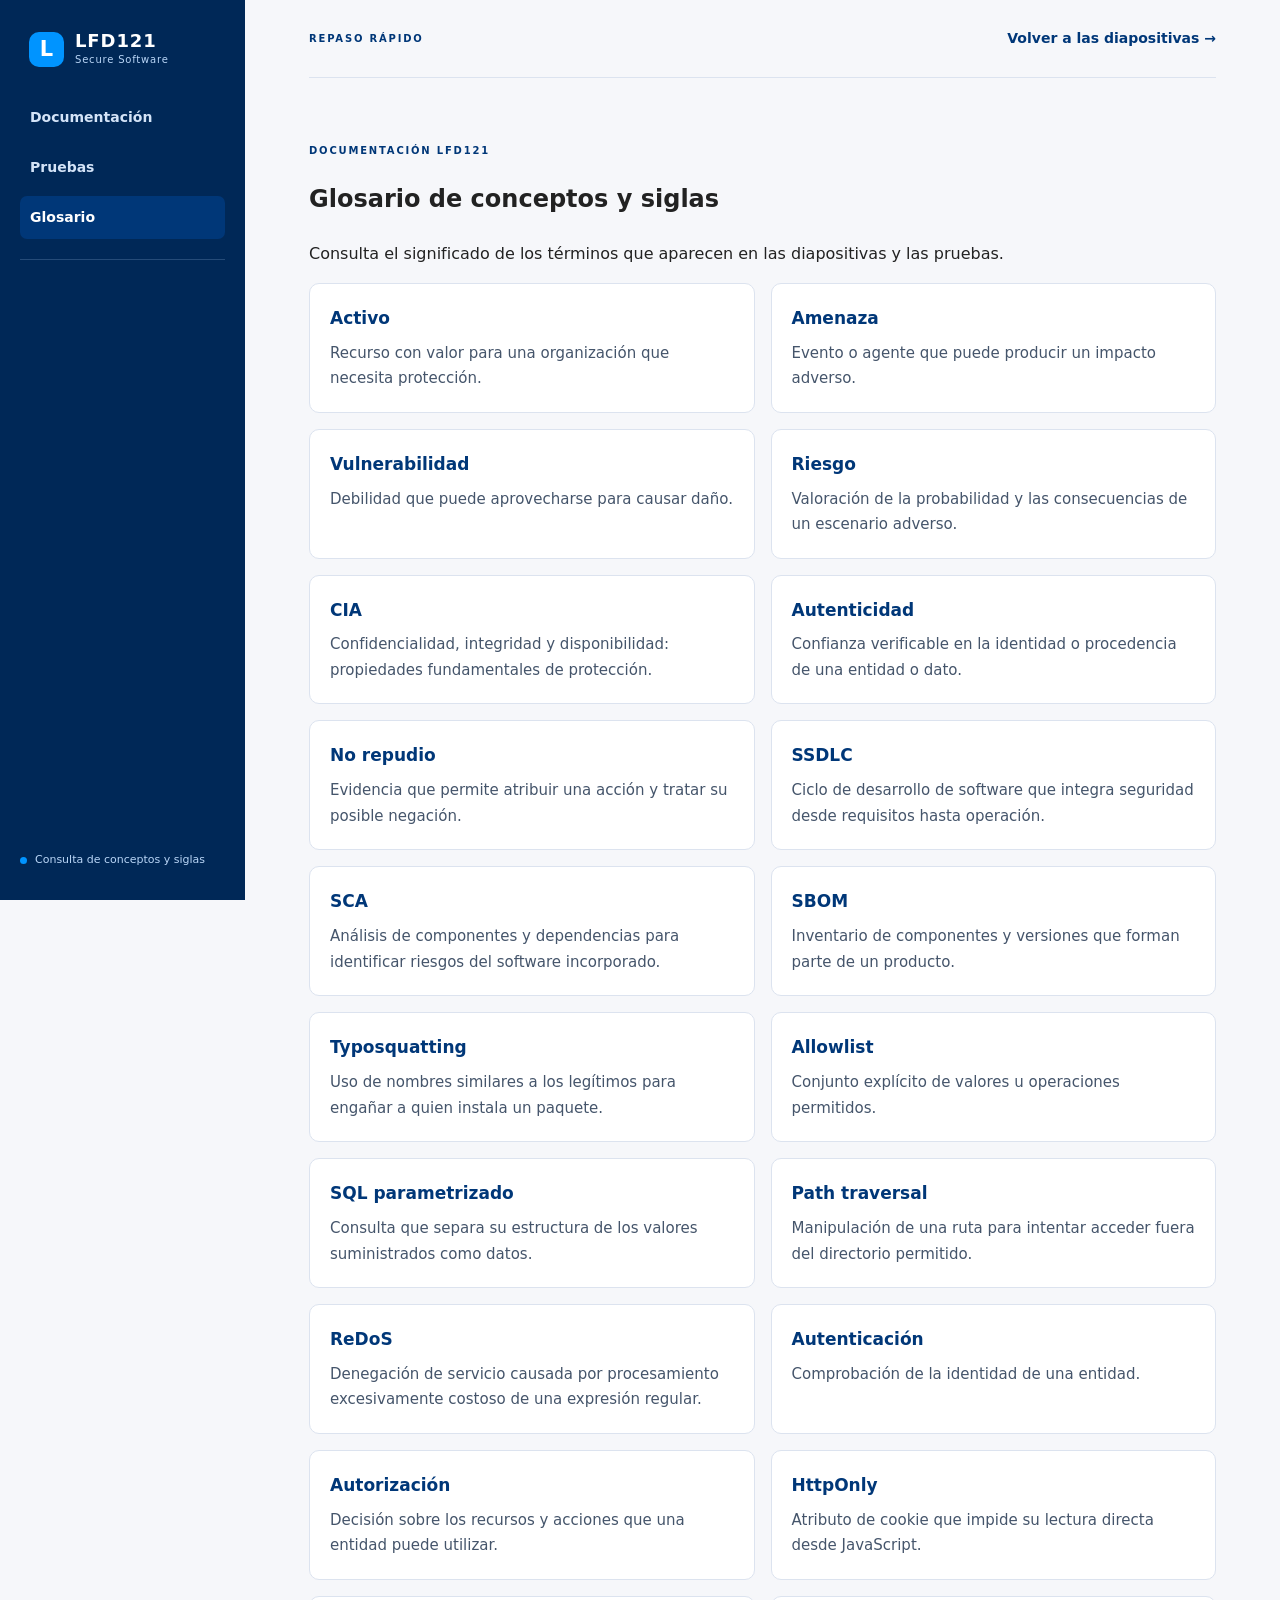
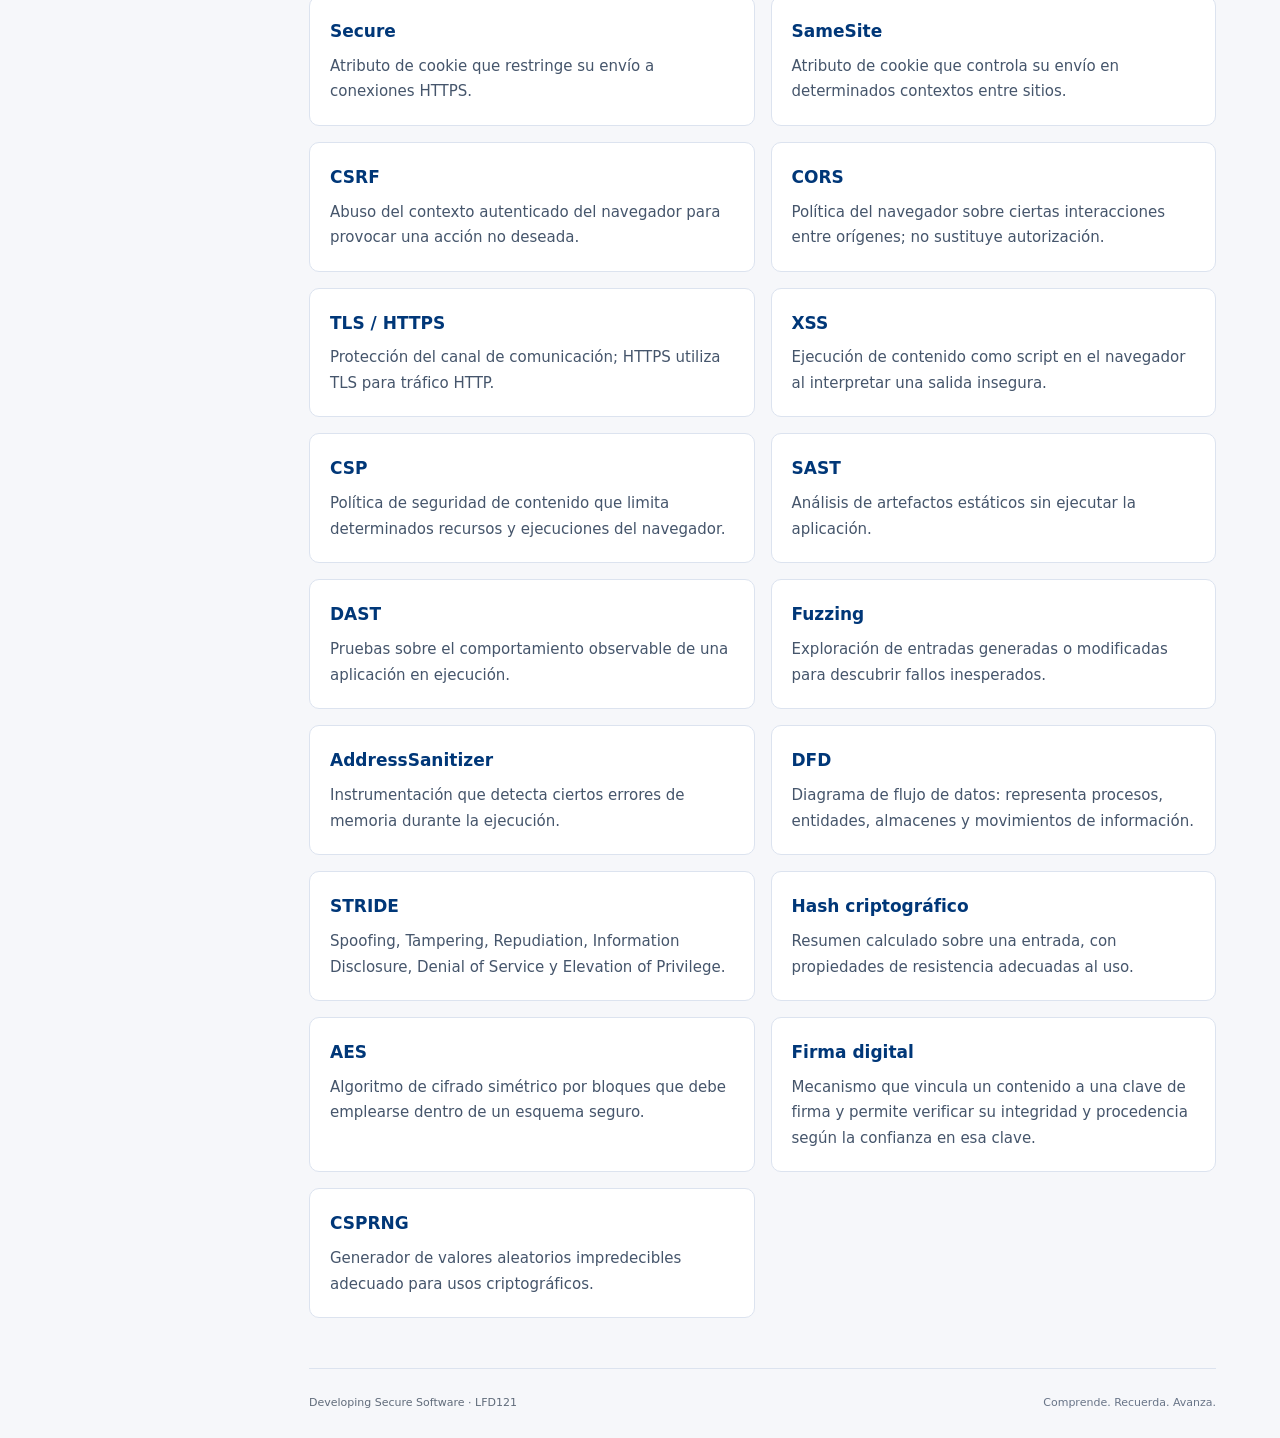
<file: glosario.html>
<!doctype html>
<html lang="es">
<head>
  <meta charset="UTF-8" />
  <meta name="viewport" content="width=device-width, initial-scale=1.0" />
  <meta name="description" content="Glosario completo de conceptos y siglas de desarrollo seguro para estudiar LFD121." />
  <title>Glosario · LFD121</title>
  <link rel="stylesheet" href="styles.css?v=9" />
</head>
<body class="docs-page glossary-page">
  <a class="skip-link" href="#contenido">Saltar al contenido</a>
  <div class="app-shell">
    <aside class="sidebar docs-sidebar">
      <a class="brand" href="docs.html"><span class="brand-mark">L</span><span><strong>LFD121</strong><small>Secure Software</small></span></a>
      <nav class="site-nav" aria-label="Secciones del sitio">
        <a href="docs.html">Documentación</a>
        <a href="index.html">Pruebas</a>
        <a href="glosario.html" aria-current="page">Glosario</a>
      </nav>
      <div class="sidebar-foot"><span class="status-dot"></span> Consulta de conceptos y siglas</div>
    </aside>
    <main class="main docs-main" id="contenido">
      <header class="topbar"><span class="eyebrow">REPASO RÁPIDO</span><a class="docs-text-link" href="docs.html">Volver a las diapositivas →</a></header>
      <section class="docs-glossary" aria-labelledby="glosario-titulo">
        <p class="kicker">DOCUMENTACIÓN LFD121</p>
        <h1 id="glosario-titulo">Glosario de conceptos y siglas</h1>
        <p>Consulta el significado de los términos que aparecen en las diapositivas y las pruebas.</p>
        <dl>
          <div><dt>Activo</dt><dd>Recurso con valor para una organización que necesita protección.</dd></div>
          <div><dt>Amenaza</dt><dd>Evento o agente que puede producir un impacto adverso.</dd></div>
          <div><dt>Vulnerabilidad</dt><dd>Debilidad que puede aprovecharse para causar daño.</dd></div>
          <div><dt>Riesgo</dt><dd>Valoración de la probabilidad y las consecuencias de un escenario adverso.</dd></div>
          <div><dt>CIA</dt><dd>Confidencialidad, integridad y disponibilidad: propiedades fundamentales de protección.</dd></div>
          <div><dt>Autenticidad</dt><dd>Confianza verificable en la identidad o procedencia de una entidad o dato.</dd></div>
          <div><dt>No repudio</dt><dd>Evidencia que permite atribuir una acción y tratar su posible negación.</dd></div>
          <div><dt>SSDLC</dt><dd>Ciclo de desarrollo de software que integra seguridad desde requisitos hasta operación.</dd></div>
          <div><dt>SCA</dt><dd>Análisis de componentes y dependencias para identificar riesgos del software incorporado.</dd></div>
          <div><dt>SBOM</dt><dd>Inventario de componentes y versiones que forman parte de un producto.</dd></div>
          <div><dt>Typosquatting</dt><dd>Uso de nombres similares a los legítimos para engañar a quien instala un paquete.</dd></div>
          <div><dt>Allowlist</dt><dd>Conjunto explícito de valores u operaciones permitidos.</dd></div>
          <div><dt>SQL parametrizado</dt><dd>Consulta que separa su estructura de los valores suministrados como datos.</dd></div>
          <div><dt>Path traversal</dt><dd>Manipulación de una ruta para intentar acceder fuera del directorio permitido.</dd></div>
          <div><dt>ReDoS</dt><dd>Denegación de servicio causada por procesamiento excesivamente costoso de una expresión regular.</dd></div>
          <div><dt>Autenticación</dt><dd>Comprobación de la identidad de una entidad.</dd></div>
          <div><dt>Autorización</dt><dd>Decisión sobre los recursos y acciones que una entidad puede utilizar.</dd></div>
          <div><dt>HttpOnly</dt><dd>Atributo de cookie que impide su lectura directa desde JavaScript.</dd></div>
          <div><dt>Secure</dt><dd>Atributo de cookie que restringe su envío a conexiones HTTPS.</dd></div>
          <div><dt>SameSite</dt><dd>Atributo de cookie que controla su envío en determinados contextos entre sitios.</dd></div>
          <div><dt>CSRF</dt><dd>Abuso del contexto autenticado del navegador para provocar una acción no deseada.</dd></div>
          <div><dt>CORS</dt><dd>Política del navegador sobre ciertas interacciones entre orígenes; no sustituye autorización.</dd></div>
          <div><dt>TLS / HTTPS</dt><dd>Protección del canal de comunicación; HTTPS utiliza TLS para tráfico HTTP.</dd></div>
          <div><dt>XSS</dt><dd>Ejecución de contenido como script en el navegador al interpretar una salida insegura.</dd></div>
          <div><dt>CSP</dt><dd>Política de seguridad de contenido que limita determinados recursos y ejecuciones del navegador.</dd></div>
          <div><dt>SAST</dt><dd>Análisis de artefactos estáticos sin ejecutar la aplicación.</dd></div>
          <div><dt>DAST</dt><dd>Pruebas sobre el comportamiento observable de una aplicación en ejecución.</dd></div>
          <div><dt>Fuzzing</dt><dd>Exploración de entradas generadas o modificadas para descubrir fallos inesperados.</dd></div>
          <div><dt>AddressSanitizer</dt><dd>Instrumentación que detecta ciertos errores de memoria durante la ejecución.</dd></div>
          <div><dt>DFD</dt><dd>Diagrama de flujo de datos: representa procesos, entidades, almacenes y movimientos de información.</dd></div>
          <div><dt>STRIDE</dt><dd>Spoofing, Tampering, Repudiation, Information Disclosure, Denial of Service y Elevation of Privilege.</dd></div>
          <div><dt>Hash criptográfico</dt><dd>Resumen calculado sobre una entrada, con propiedades de resistencia adecuadas al uso.</dd></div>
          <div><dt>AES</dt><dd>Algoritmo de cifrado simétrico por bloques que debe emplearse dentro de un esquema seguro.</dd></div>
          <div><dt>Firma digital</dt><dd>Mecanismo que vincula un contenido a una clave de firma y permite verificar su integridad y procedencia según la confianza en esa clave.</dd></div>
          <div><dt>CSPRNG</dt><dd>Generador de valores aleatorios impredecibles adecuado para usos criptográficos.</dd></div>
        </dl>
      </section>
      <footer>Developing Secure Software · LFD121 <span>Comprende. Recuerda. Avanza.</span></footer>
    </main>
  </div>
</body>
</html>
</file>
<file: styles.css>
:root{
  --font-sans:ui-sans-serif,system-ui,-apple-system,BlinkMacSystemFont,"Segoe UI",Arial,sans-serif;
  --ink:#222222;--muted:#606b7a;--cream:#f6f7fa;--paper:#fff;--line:#dce3ef;
  --brand:#003778;--azure:#0094ff;--purple:#5b1de7;
  --deep-navy:#002857;--deep-azure:#0077cc;--darkest-navy:#00183c;
  --shadow:0 18px 50px #00377812;
}*{box-sizing:border-box;font-family:var(--font-sans)}body{margin:0;background:var(--cream);color:var(--ink);font-family:var(--font-sans)}
.app-shell{display:flex;min-height:100vh}
.sidebar{background:var(--deep-navy);color:#f6f7fa;width:245px;padding:30px 20px;display:flex;flex-direction:column;flex-shrink:0}
.brand{display:flex;align-items:center;gap:11px;color:white;text-decoration:none;margin:0 9px 58px}
.brand-mark{display:grid;place-items:center;width:35px;height:35px;border-radius:10px;background:var(--azure);color:#fff;font:700 21px var(--font-sans)}
.brand strong{display:block;font:700 18px var(--font-sans);letter-spacing:.05em}
.brand small{display:block;color:#b9d6f7;font-size:10px;letter-spacing:.08em}
.side-label{color:#b9d6f7;font-size:10px;font-weight:700;letter-spacing:.15em;margin:0 10px 16px}
#dayNav{display:grid;gap:5px}
#dayNav button{background:none;border:0;color:#d4e4f8;text-align:left;padding:10px;border-radius:8px;cursor:pointer;font:500 12px var(--font-sans);transition:.2s}
#dayNav button:hover,#dayNav button.active{background:var(--brand);color:white}
.sidebar-foot{margin-top:auto;color:#b9d6f7;font-size:11px;display:flex;gap:8px;align-items:center}
.status-dot{width:7px;height:7px;border-radius:50%;background:var(--azure)}
.main{flex:1;max-width:1440px;margin:auto;padding:0 5vw}
.topbar{height:78px;border-bottom:1px solid var(--line);display:flex;align-items:center;justify-content:space-between}
.eyebrow,.kicker{font-size:10px;font-weight:700;letter-spacing:.18em;color:var(--brand)}
.reset-link{border:0;background:transparent;color:var(--muted);font-size:12px;cursor:pointer}
.menu-btn{display:none}
.hero{display:flex;justify-content:space-between;align-items:center;padding:74px 0 55px;gap:30px}
.kicker{margin:0 0 16px}
.hero h1{font:700 clamp(43px,5vw,72px)/.98 var(--font-sans);letter-spacing:-.07em;margin:0}
.hero h1 em{color:var(--purple);font-style:normal}
.hero-copy{color:var(--muted);max-width:440px;line-height:1.7;margin:24px 0 28px;font-size:15px}
.primary-btn{border:0;border-radius:7px;background:var(--brand);color:white;padding:14px 18px;font:600 13px var(--font-sans);cursor:pointer;box-shadow:0 8px 20px #00377830;transition:.2s}
.primary-btn:hover{transform:translateY(-2px);background:var(--deep-azure)}
.primary-btn span{font-size:20px;line-height:0;margin-left:22px}
.hero-art{position:relative;width:390px;height:245px;background:#e5f2ff;border-radius:22px;overflow:hidden}
.orb{position:absolute;border-radius:50%;filter:blur(1px)}
.orb-a{width:180px;height:180px;background:var(--azure);right:-30px;top:-48px}
.orb-b{width:130px;height:130px;background:#a58aff;left:-33px;bottom:-45px}
.code-card{position:absolute;background:var(--darkest-navy);color:#f6f7fa;border-radius:10px;padding:20px 25px;left:56px;top:53px;width:265px;box-shadow:0 18px 30px #00285740}
.code-dot{display:inline-block;width:7px;height:7px;border-radius:50%;margin-right:4px}
.red{background:var(--purple)}
.yellow{background:#12e2e2}
.green{background:var(--azure)}
.code-card code{display:block;margin-top:17px;font:13px/1.8 var(--font-sans)}
.code-card i{color:#64c4ff;font-style:normal}
.hero-tag{position:absolute;right:20px;bottom:17px;font-size:10px;letter-spacing:.1em;color:var(--brand)}
.hero-tag b{font-size:12px}
.stats{display:grid;grid-template-columns:repeat(4,1fr);background:var(--paper);border:1px solid var(--line);border-radius:12px;margin-bottom:70px}
.stats div{padding:20px 25px;border-right:1px solid var(--line)}
.stats div:last-child{border:0}
.stats span{display:block;font:700 27px var(--font-sans)}
.stats small{display:block;color:var(--muted);font-size:9px;letter-spacing:.14em;margin-top:5px}
.section-head{display:flex;justify-content:space-between;align-items:end;margin-bottom:25px}
.section-head h2{font:600 29px var(--font-sans);letter-spacing:-.04em;margin:0}
.view-toggle{background:#e9edf5;border-radius:7px;padding:3px}
.view-toggle button{border:0;background:transparent;color:var(--muted);padding:8px 12px;border-radius:5px;font-size:11px;cursor:pointer}
.view-toggle button.active{background:white;color:var(--ink);box-shadow:0 2px 6px #0000000b}
.day-grid{display:grid;grid-template-columns:repeat(2,1fr);gap:13px}
.day-card{background:var(--paper);border:1px solid var(--line);border-radius:11px;padding:21px 22px;display:grid;grid-template-columns:45px 1fr auto;gap:15px;align-items:center;cursor:pointer;transition:.2s}
.day-card:hover{border-color:var(--azure);box-shadow:var(--shadow);transform:translateY(-2px)}
.day-no{font:600 17px var(--font-sans);color:var(--purple)}
.day-card h3{font:600 15px var(--font-sans);margin:0 0 7px}
.day-card p{color:var(--muted);font-size:12px;margin:0;line-height:1.5}
.day-count{font-size:11px;color:var(--muted);text-align:right}
.mini-progress{height:4px;background:#e4eaf3;border-radius:4px;margin-top:9px;width:78px}
.mini-progress i{display:block;background:var(--azure);height:100%;border-radius:4px;width:0}
.practice-panel{padding:80px 0 40px}
.quiz-meta{display:flex;align-items:center;gap:15px;color:var(--muted);font-size:11px}
.progress{width:105px;height:5px;background:#e4eaf3;border-radius:5px}
.progress i{display:block;height:100%;width:1%;background:var(--purple);border-radius:5px}
.practice-layout{display:grid;grid-template-columns:minmax(0,1.2fr) minmax(320px,1fr);gap:24px;align-items:start}
.quiz-card{background:var(--paper);border:1px solid var(--line);border-radius:14px;padding:31px;min-width:0;box-shadow:var(--shadow)}
.quiz-top{display:flex;justify-content:space-between;align-items:center}
.pill{background:#e9f2ff;color:var(--brand);border-radius:30px;padding:7px 10px;font-size:10px;font-weight:700;letter-spacing:.08em}
.difficulty{font-size:10px;color:var(--purple);letter-spacing:.1em;font-weight:700}
.quiz-card h3{font:600 23px/1.35 var(--font-sans);max-width:680px;margin:27px 0}
.options{display:grid;gap:10px}
.option{display:flex;align-items:center;gap:13px;border:1px solid var(--line);border-radius:8px;padding:14px;cursor:pointer;font-size:13px;transition:.2s}
.option:hover{border-color:var(--azure);background:#f6f9ff}
.option.selected{border-color:var(--brand);background:#edf5ff}
.option.correct{border-color:#5caa62;background:#e8f6e8}
.option.wrong{border-color:#d87968;background:#fff0ed}
.option input{accent-color:var(--brand)}
.quiz-actions{display:flex;justify-content:space-between;margin-top:28px}
.ghost-btn{border:0;background:transparent;color:var(--muted);cursor:pointer;font-size:12px}
.small{padding:11px 15px}
.explanation{padding:28px;background:var(--paper);border:1px solid var(--line);border-top:4px solid var(--azure);border-radius:14px;font-size:16px;line-height:1.7;color:#45556b;min-width:0;box-shadow:var(--shadow);overflow-wrap:anywhere}
.explanation h3{font-size:23px;line-height:1.3;color:var(--brand);margin:0 0 20px}
.explanation .kicker{line-height:1.5;margin-bottom:12px}
.feedback-status{display:inline-block;font-size:14px;font-weight:700;line-height:1.4;padding:7px 11px;border-radius:6px;margin:0 0 18px;background:#edf5ff;color:var(--brand)}
.explanation.correct .feedback-status{background:#e8f6e8;color:#24652d}
.explanation.incorrect .feedback-status{background:#fff0ed;color:#953c30}
.feedback-section+.feedback-section{border-top:1px solid var(--line);margin-top:20px;padding-top:18px}
.feedback-section h4{font-size:13px;letter-spacing:.06em;text-transform:uppercase;color:var(--brand);margin:0 0 8px}
.feedback-section p,.feedback-empty{margin:0}
.feedback-answer{font-size:18px;font-weight:600;line-height:1.5;color:var(--ink)}
.feedback-choice{margin-top:10px!important;color:var(--muted);font-size:15px}
.feedback-tip{border-left:3px solid var(--purple);padding-left:14px}
@media(max-width:1100px){.practice-layout{grid-template-columns:minmax(0,1fr)}}
@media(max-width:600px){.quiz-card,.explanation{padding:22px}.quiz-top{align-items:start;gap:12px}.pill{line-height:1.5}.explanation{font-size:16px}.quiz-actions{gap:12px}}
footer{border-top:1px solid var(--line);margin-top:50px;padding:25px 0;color:var(--muted);font-size:11px;display:flex;justify-content:space-between}
footer span{color:#687487}
.compact .day-card{padding:12px 18px}
.compact .day-card p{display:none}
@media(max-width:800px){.sidebar{position:fixed;z-index:5;left:-245px;height:100%;transition:.3s}
.sidebar.open{left:0}
.main{padding:0 20px}
.menu-btn{display:block;border:0;background:none;font-size:20px;color:var(--brand)}
.hero{padding:50px 0 35px}
.hero-art{display:none}
.stats{margin-bottom:45px}
.day-grid{grid-template-columns:1fr}
.section-head{align-items:start;gap:15px;flex-direction:column}
.quiz-meta{align-self:stretch;justify-content:space-between}
.stats div{padding:15px 10px}
.stats span{font-size:21px}
.stats small{font-size:8px}
footer{display:block}
footer span{display:block;margin-top:8px}}
.primary-btn:focus-visible,.ghost-btn:focus-visible,.reset-link:focus-visible,.view-toggle button:focus-visible,#dayNav button:focus-visible{outline:3px solid var(--azure);outline-offset:4px}
.option:focus-within{outline:2px solid var(--azure);outline-offset:2px}
.option:has(input:disabled){cursor:default}
.main{min-width:0}
[hidden]{display:none!important}
.site-nav{display:grid;gap:6px;margin:0 0 28px;padding-bottom:20px;border-bottom:1px solid #b9d6f733}
.site-nav a{color:#d4e4f8;text-decoration:none;padding:10px;border-radius:7px;font-size:14px;font-weight:600}
.site-nav a:hover,.site-nav a[aria-current="page"]{background:var(--brand);color:#fff}
.site-nav a:focus-visible,.docs-nav a:focus-visible,.docs-text-link:focus-visible,.docs-practice-link:focus-visible,.docs-outline a:focus-visible{outline:3px solid var(--azure);outline-offset:3px}
a.primary-btn{display:inline-block;text-decoration:none;text-align:center}
.study-first{display:flex;align-items:center;justify-content:space-between;gap:24px;background:#edf5ff;border:1px solid #c8def7;border-left:4px solid var(--azure);border-radius:12px;padding:24px;margin:0 0 28px}
.study-first .kicker{margin-bottom:10px}
.study-first h2{font-size:21px;margin:0 0 10px;color:var(--brand)}
.study-first p:last-child{font-size:15px;line-height:1.6;margin:0;color:var(--muted)}
.study-first .primary-btn{flex-shrink:0}
.feedback-reading{margin:22px 0 0;padding-top:16px;border-top:1px solid var(--line)}
.feedback-reading a{color:var(--brand);font-size:15px;font-weight:600;text-underline-offset:4px}
.skip-link{position:absolute;top:-100px;left:20px;padding:12px 18px;background:var(--brand);color:#fff;border-radius:6px;z-index:10}
.skip-link:focus{top:12px}
.docs-page{line-height:1.7}
.docs-page .docs-sidebar{position:sticky;top:0;height:100vh;overflow-y:auto;align-self:flex-start}
.docs-page .brand{margin-bottom:28px}
.docs-page .sidebar-foot{padding-top:24px}
.docs-nav{display:grid;gap:5px;margin-bottom:24px}
.docs-nav a{color:#d4e4f8;text-decoration:none;padding:9px 10px;font-size:12px;line-height:1.5;border-radius:6px}
.docs-nav a:hover{background:var(--brand);color:#fff}
.docs-main{max-width:1200px;margin:0 auto;padding:0 clamp(20px,5vw,72px)}
.docs-text-link,.docs-practice-link{color:var(--brand);font-size:14px;font-weight:600;text-decoration:none;text-underline-offset:4px}
.docs-text-link:hover,.docs-practice-link:hover{text-decoration:underline}
.docs-hero{padding:62px 0 40px}
.docs-hero h1{font-size:clamp(38px,4.5vw,64px);line-height:1.08;letter-spacing:-.045em;margin:0 0 25px}
.docs-hero h1 em{font-style:normal;color:var(--purple)}
.docs-hero>p:not(.kicker){font-size:18px;color:var(--muted);max-width:72ch;margin:0 0 26px}
.docs-actions{display:flex;align-items:center;gap:24px;flex-wrap:wrap}
.docs-summary{display:flex;gap:32px;flex-wrap:wrap;margin-top:32px;font-size:14px;color:var(--muted)}
.docs-summary b{font-size:23px;color:var(--brand);margin-right:5px}
.docs-how{background:#edf5ff;border:1px solid #c8def7;border-radius:14px;padding:28px;margin:0 0 30px;scroll-margin-top:24px}
.docs-how h2,.docs-glossary h2,.docs-final h2{font-size:28px;line-height:1.3;color:var(--brand);margin:0 0 20px;letter-spacing:-.025em}
.docs-how>p:last-child{color:var(--muted);font-size:15px;margin-bottom:0}
.docs-steps{padding-left:24px;margin:0}
.docs-steps li{font-size:16px;padding-left:4px;margin:0 0 16px}
.docs-steps b{color:var(--brand)}
.docs-module-grid{display:grid;grid-template-columns:repeat(2,minmax(0,1fr));gap:12px}
.docs-module-grid a{display:grid;gap:9px;padding:22px;border:1px solid var(--line);border-radius:11px;background:#fff;text-decoration:none;color:var(--ink)}
.docs-module-grid a:hover{border-color:var(--azure);box-shadow:var(--shadow)}
.docs-module-grid .kicker{margin:0}
.docs-module-grid strong{font-size:17px;line-height:1.4}
.docs-module-grid a>span:last-child{font-size:13px;color:var(--muted)}
.docs-chapter{padding-top:64px;scroll-margin-top:20px}
.docs-chapter-head h2{font-size:clamp(28px,3vw,38px);line-height:1.2;letter-spacing:-.03em;margin:0 0 20px;color:var(--brand)}
.docs-intro{font-size:17px;max-width:78ch;color:#45556b;margin:0 0 24px}
.docs-goals{border-left:3px solid var(--purple);padding-left:20px;margin:0 0 24px}
.docs-goals h3{font-size:16px;margin:0 0 10px;color:var(--brand)}
.docs-goals ul{font-size:15px;margin:0;padding-left:20px;color:#45556b}
.docs-outline,.docs-alternatives{border:1px solid var(--line);border-radius:8px;padding:14px 18px;font-size:14px}
.docs-outline{background:#fff;margin-bottom:24px}
.docs-outline summary,.docs-alternatives summary{cursor:pointer;color:var(--brand);font-weight:600}
.docs-outline ol{padding-left:22px;margin-bottom:0}
.docs-outline a{color:var(--brand);text-underline-offset:3px}
.docs-concept{background:#fff;border:1px solid var(--line);border-radius:14px;padding:32px;margin:0 0 20px;scroll-margin-top:24px}
.docs-concept h3{font-size:24px;line-height:1.35;letter-spacing:-.02em;margin:0 0 18px;color:var(--ink)}
.docs-definition{font-size:18px;font-weight:600;line-height:1.5;color:var(--brand);margin:0 0 24px}
.docs-concept h4{font-size:13px;letter-spacing:.055em;text-transform:uppercase;color:var(--brand);margin:0 0 9px}
.docs-explanation,.docs-example,.docs-takeaway{font-size:16px;color:#45556b;margin:0 0 22px}
.docs-explanation p,.docs-example p,.docs-takeaway p{margin:0;max-width:80ch}
.docs-example{background:#f1f6fd;border-radius:9px;padding:20px}
.docs-takeaway{border-left:3px solid var(--purple);padding-left:18px}
.docs-alternatives{color:var(--muted);margin-bottom:22px}
.docs-alternatives ul{padding-left:20px;margin-bottom:0}
.docs-practice-link{display:inline-block;font-size:15px}
.docs-module-end{padding:12px 0 0;display:flex;gap:20px;align-items:center;flex-wrap:wrap}
.docs-module-end p{flex-basis:100%;margin:0 0 2px;color:var(--muted);font-size:15px}
.docs-glossary{padding-top:64px;scroll-margin-top:24px}
.docs-glossary dl{display:grid;grid-template-columns:repeat(2,minmax(0,1fr));gap:16px;margin:0}
.docs-glossary dl>div{padding:20px;background:#fff;border:1px solid var(--line);border-radius:10px}
.docs-glossary dt{font-size:17px;font-weight:700;color:var(--brand)}
.docs-glossary dd{margin:8px 0 0;font-size:15px;color:#45556b}
.docs-final{background:#edf5ff;padding:32px;border:1px solid #c8def7;border-radius:14px;margin-top:64px;scroll-margin-top:24px}
.docs-final p:not(.kicker){font-size:17px;color:#45556b;margin-bottom:25px}
.docs-final .docs-text-link{display:inline-block;margin:16px 0 0 18px}
@media(max-width:800px){.study-first{align-items:start;flex-direction:column}.docs-page .app-shell{display:block}.docs-page .docs-sidebar{position:static;left:auto;width:auto;height:auto;padding:24px 20px}.docs-page .brand{margin-bottom:20px}.docs-page .site-nav{display:flex;margin-bottom:18px;padding-bottom:14px}.docs-nav{grid-template-columns:repeat(2,minmax(0,1fr));margin-bottom:0}.docs-page .sidebar-foot{display:none}.docs-hero{padding-top:36px}.docs-hero>p:not(.kicker){font-size:17px}}
@media(max-width:600px){.docs-module-grid,.docs-glossary dl{grid-template-columns:minmax(0,1fr)}.docs-concept,.docs-how,.docs-final{padding:22px}.docs-concept h3{font-size:22px}.docs-summary{gap:18px}.docs-main .eyebrow{font-size:8px;letter-spacing:.1em}.docs-main .topbar .docs-text-link{font-size:12px}.docs-final .docs-text-link{margin-left:0;display:block}.docs-chapter{padding-top:46px}}
@media print{.docs-page .sidebar,.docs-page .topbar,.docs-page .skip-link,.docs-practice-link,.docs-module-end,.docs-actions{display:none}.docs-page .app-shell{display:block}.docs-main{max-width:none;padding:0}.docs-concept,.docs-example,.docs-how,.docs-glossary dl>div{box-shadow:none;background:#fff}.docs-concept{break-inside:avoid}.docs-hero h1{font-size:36px}}
@media(min-width:801px) and (max-width:1150px){.day-grid{grid-template-columns:1fr}.hero-art{width:320px;flex-shrink:0}.code-card{left:25px}.day-card{min-width:0}}
.slides-main{max-width:1120px;padding:0 clamp(20px,4vw,56px)}
.slides-main .topbar{height:64px}
.reading-intro{padding:32px 0 24px}
.reading-intro .kicker{margin-bottom:9px}
.reading-intro h1{font-size:clamp(28px,3.5vw,40px);line-height:1.2;letter-spacing:-.04em;margin:0 0 9px}
.reading-intro>p:last-child{font-size:16px;color:var(--muted);margin:0}
.reading-toolbar{display:flex;gap:16px;align-items:center;justify-content:space-between;margin-bottom:15px}
.reading-topic{display:flex;align-items:center;gap:12px;min-width:0}
.reading-topic label{font-size:12px;font-weight:700;color:var(--brand)}
.reading-topic select{font-size:14px;color:var(--brand);font-weight:600;background:#fff;border:1px solid var(--line);border-radius:7px;padding:10px 32px 10px 12px;max-width:100%;min-width:0}
.reading-counter{font-size:12px;white-space:nowrap;color:var(--muted)}
.reading-progress{height:4px;background:#e4eaf3;border-radius:4px;margin-bottom:22px;overflow:hidden}
.reading-progress span{display:block;background:var(--azure);height:100%;width:1%;transition:width .2s}
.lesson-slide{background:#fff;border:1px solid var(--line);border-radius:16px;padding:30px;box-shadow:var(--shadow)}
.lesson-head .kicker{font-size:10px;line-height:1.5;letter-spacing:.1em;margin:0 0 12px}
.lesson-head h2{font-size:clamp(25px,3vw,34px);line-height:1.2;letter-spacing:-.025em;margin:0 0 26px;color:var(--brand)}
.lesson-head h2:focus{outline:none}
.module-anchor{scroll-margin-top:24px}
.lesson-core{display:grid;grid-template-columns:minmax(0,1fr) minmax(0,1fr);gap:20px;margin-bottom:24px}
.lesson-core>section{border-radius:10px;padding:24px}
.lesson-meaning{background:#edf5ff}
.lesson-remember{background:#f4f0ff}
.lesson-core h3{display:flex;align-items:center;gap:10px;font-size:13px;font-weight:700;text-transform:uppercase;letter-spacing:.03em;margin:0 0 15px;color:var(--brand)}
.lesson-core h3 span{font-size:11px;display:inline-flex;width:25px;height:25px;align-items:center;justify-content:center;background:#fff;border-radius:7px;color:var(--deep-azure)}
.lesson-remember h3,.lesson-remember h3 span{color:var(--purple)}
.lesson-meaning p{font-size:20px;line-height:1.6;color:var(--brand);margin:0}
.lesson-remember ul{font-size:17px;line-height:1.7;color:#463467;padding-left:20px;margin:0}
.lesson-remember li+li{margin-top:12px}
.lesson-more{border-top:1px solid var(--line);padding-top:17px;font-size:15px;color:#45556b}
.lesson-more>summary,.lesson-module-context>summary{cursor:pointer;color:var(--brand);font-weight:600;font-size:14px}
.lesson-detail-content{padding-top:18px}
.lesson-detail-content h3{font-size:15px;color:var(--brand);margin:22px 0 8px}
.lesson-detail-content h3:first-child{margin-top:0}
.lesson-detail-content p{margin:0 0 18px;line-height:1.7}
.lesson-detail-content .docs-definition{font-size:17px}
.lesson-module-context{padding:16px 0;border-top:1px solid var(--line)}
.lesson-module-context>p{margin-top:18px}
.lesson-slide>.docs-practice-link{font-size:13px;margin-top:18px}
.reading-controls{display:flex;justify-content:space-between;align-items:center;gap:18px;margin:22px 0 0}
.reading-prev{background:#fff;color:var(--brand);border:1px solid var(--line);border-radius:7px;padding:13px 18px;font-size:14px;font-weight:600;cursor:pointer}
.reading-prev:hover:not(:disabled){border-color:var(--azure);background:#edf5ff}
.reading-prev:disabled{opacity:.45;cursor:default}
.reading-controls>span{font-size:12px;color:var(--muted);font-variant-numeric:tabular-nums}
.reading-controls .primary-btn{padding:13px 22px;font-size:14px}
.reading-extras{display:flex;align-items:flex-start;gap:16px;flex-wrap:wrap;margin-top:30px}
.reading-reference{width:100%;font-size:14px;color:var(--muted)}
.reading-reference>summary{cursor:pointer;font-size:13px;color:var(--muted);width:fit-content}
.reading-reference .docs-how,.reading-reference .docs-glossary{margin-top:20px;padding-top:24px}
.slides-main footer{margin-top:30px}
.docs-nav a[aria-current="location"]{background:var(--brand);color:#fff}
.reading-prev:focus-visible,.reading-topic select:focus-visible,.lesson-more>summary:focus-visible,.reading-reference>summary:focus-visible{outline:3px solid var(--azure);outline-offset:4px}
@media(max-width:1150px){.lesson-core{grid-template-columns:minmax(0,1fr)}.lesson-core>section{padding:20px}.lesson-meaning p{font-size:19px}}
@media(max-width:800px){.slides-page .docs-sidebar{padding:16px 20px}.slides-page .docs-sidebar .brand{margin-bottom:12px}.slides-page .site-nav{padding-bottom:0;margin-bottom:0;border:0}.slides-page .docs-nav,.slides-page .side-label{display:none}.reading-intro{padding-top:24px}.reading-toolbar{align-items:start;flex-direction:column;gap:10px}.reading-topic{width:100%}.reading-topic select{flex:1}.lesson-slide{padding:22px}.reading-counter{align-self:flex-end}.lesson-head h2{margin-bottom:20px}.reading-controls{gap:10px}}
@media(max-width:450px){.lesson-core>section{padding:17px}.lesson-core h3{font-size:12px}.lesson-meaning p{font-size:18px}.lesson-remember ul{font-size:16px}.reading-controls .primary-btn,.reading-prev{padding:12px 14px;font-size:13px}.reading-controls>span{font-size:11px}}
@media(prefers-reduced-motion:reduce){.reading-progress span{transition:none}}
@media print{.lesson-slide[hidden]{display:block!important}.reading-toolbar,.reading-progress,.reading-controls,.lesson-more,.reading-extras{display:none}.lesson-slide{break-inside:avoid;box-shadow:none;margin-bottom:24px}}

/* Prueba: la pregunta es el centro de la página, no el final de la ruta. */
.quiz-page .main{max-width:1500px;margin:0 auto;padding:0 clamp(20px,3vw,44px)}
.quiz-page .sidebar{position:sticky;top:0;height:100vh;align-self:flex-start}
.quiz-page .brand{margin-bottom:28px}
.quiz-page .topbar{height:62px}
.practice-intro{display:flex;justify-content:space-between;align-items:center;gap:24px;padding:14px 0}
.practice-intro .kicker{margin-bottom:8px;font-size:9px}
.practice-intro h1{font-size:clamp(25px,2.4vw,32px);line-height:1.15;letter-spacing:-.04em;margin:0;color:var(--brand)}
.practice-intro p:last-child{font-size:14px;line-height:1.6;color:var(--muted);margin:10px 0 0;max-width:60ch}
.practice-intro-actions{display:flex;flex-direction:column;align-items:flex-end;gap:12px;flex-shrink:0}
.practice-intro-actions .docs-text-link{font-size:12px}
.quiz-page .stats{margin-bottom:16px;border-radius:10px;background:#eef4fc}
.quiz-page .stats div{display:flex;align-items:center;gap:10px;padding:10px 18px;min-width:0}
.quiz-page .stats span{font-size:22px;color:var(--brand);font-variant-numeric:tabular-nums}
.quiz-page .stats small{font-size:9px;letter-spacing:.06em;margin:0}
.quiz-page .practice-panel{padding:0 0 24px;scroll-margin-top:20px}
.quiz-page .practice-panel>.section-head{margin-bottom:16px;gap:16px}
.quiz-page .practice-panel .section-head .kicker{margin-bottom:6px;font-size:9px}
.quiz-page .practice-panel .section-head h2{font-size:23px;line-height:1.25;color:var(--brand)}
.quiz-page .quiz-meta{font-size:12px}
.quiz-page .practice-layout{grid-template-columns:minmax(0,1.15fr) minmax(0,1fr);gap:20px}
.quiz-page .quiz-card{padding:22px;border-top:4px solid var(--brand)}
.quiz-page .quiz-top{gap:12px;flex-wrap:wrap}
.quiz-page .quiz-card h3{font-size:22px;margin:18px 0;line-height:1.45}
.quiz-page .option{font-size:15px;line-height:1.5;padding:14px 16px;min-height:52px}
.quiz-page .option input{flex-shrink:0;width:16px;height:16px;margin:0}
.quiz-page .options{gap:8px}
.quiz-page .quiz-actions{gap:14px;padding-top:16px;margin-top:18px;border-top:1px solid var(--line);align-items:center}
.quiz-page .quiz-actions .primary-btn{font-size:14px;padding:13px 18px}
.quiz-page .ghost-btn{font-size:14px;padding:10px 0}
.quiz-page .explanation{padding:24px;font-size:16px}
.quiz-page .explanation h3{font-size:22px}
.quiz-page .explanation.pending{background:linear-gradient(145deg,#fff,#edf5ff);box-shadow:none}
.quiz-page .feedback-empty{line-height:1.8}
.practice-modules{border:1px solid var(--line);border-radius:12px;background:#fff;margin:4px 0 24px}
.practice-modules>summary{display:flex;align-items:center;justify-content:space-between;gap:18px;padding:20px 24px;cursor:pointer;list-style:none;color:var(--brand)}
.practice-modules>summary::-webkit-details-marker{display:none}
.practice-modules>summary strong{display:block;font-size:16px}
.practice-modules>summary small{display:block;font-size:13px;color:var(--muted);margin-top:5px;line-height:1.5}
.module-toggle{display:grid;place-items:center;width:30px;height:30px;flex-shrink:0;border-radius:50%;background:#edf5ff;font-size:22px;transition:transform .2s}
.practice-modules[open] .module-toggle{transform:rotate(45deg)}
.practice-modules .content-grid{padding:8px 24px 24px}
.practice-modules .section-head h2{font-size:20px}
.quiz-page .study-first{padding:20px;margin-bottom:0}
.quiz-page .study-first h2{font-size:18px}
.quiz-page .study-first .kicker{font-size:9px}
.quiz-page footer{margin-top:28px}
.practice-modules>summary:focus-visible{outline:3px solid var(--azure);outline-offset:3px;border-radius:12px}
@media(max-width:1100px){.practice-intro{align-items:flex-start}.practice-intro-actions .docs-text-link{max-width:170px;text-align:right}.quiz-page .stats div{flex-direction:column;align-items:flex-start;gap:3px}.quiz-page .practice-layout{grid-template-columns:minmax(0,1fr)}}
@media(max-width:800px){.quiz-page .sidebar{position:fixed;align-self:auto}.practice-intro{gap:16px}.quiz-page .practice-panel>.section-head{flex-direction:row;align-items:center}.quiz-page .quiz-meta{align-self:auto;flex-direction:column;gap:8px;align-items:flex-end}.quiz-page .topbar .eyebrow{font-size:8px;letter-spacing:.08em}.quiz-page .reset-link{font-size:11px}.quiz-page .stats{margin-bottom:20px}}
@media(max-width:600px){.practice-intro{padding:20px 0 16px;display:block}.practice-intro p:last-child{font-size:13px}.practice-intro-actions{flex-direction:row;align-items:center;justify-content:space-between;margin-top:16px;gap:12px}.practice-intro-actions .primary-btn{padding:12px 14px;font-size:12px}.practice-intro-actions .docs-text-link{max-width:135px;font-size:11px}.quiz-page .stats div{padding:10px}.quiz-page .stats span{font-size:20px}.quiz-page .stats small{font-size:8px}.quiz-page .practice-panel .section-head h2{font-size:20px}.quiz-page .quiz-meta{font-size:10px;flex-shrink:0}.quiz-page .quiz-card,.quiz-page .explanation{padding:20px}.quiz-page .quiz-card h3{font-size:20px;margin:18px 0}.quiz-page .option{font-size:14px;padding:12px}.quiz-page .quiz-actions .primary-btn{font-size:12px;padding:12px}.quiz-page .ghost-btn{font-size:12px}.practice-modules>summary{padding:18px}.practice-modules .content-grid{padding:4px 16px 18px}}
@media(prefers-reduced-motion:reduce){.module-toggle{transition:none}}
</file>
